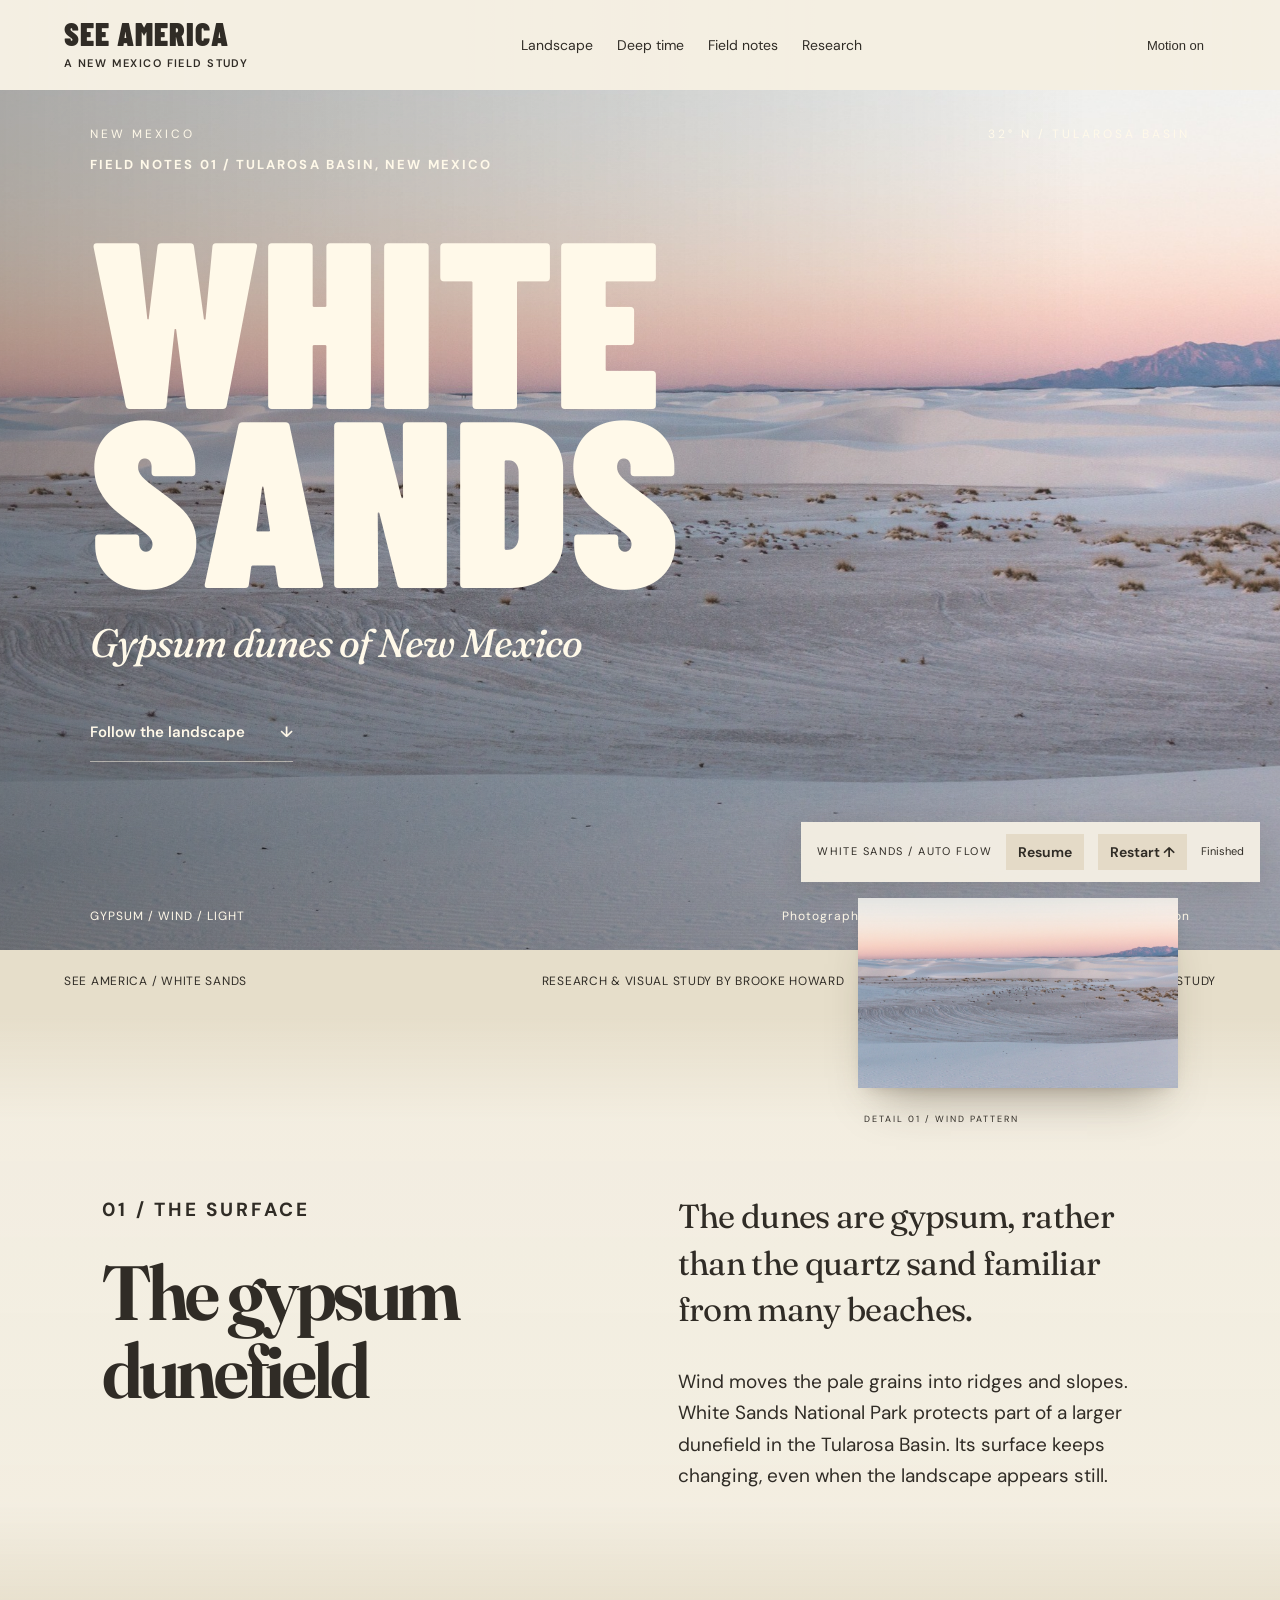
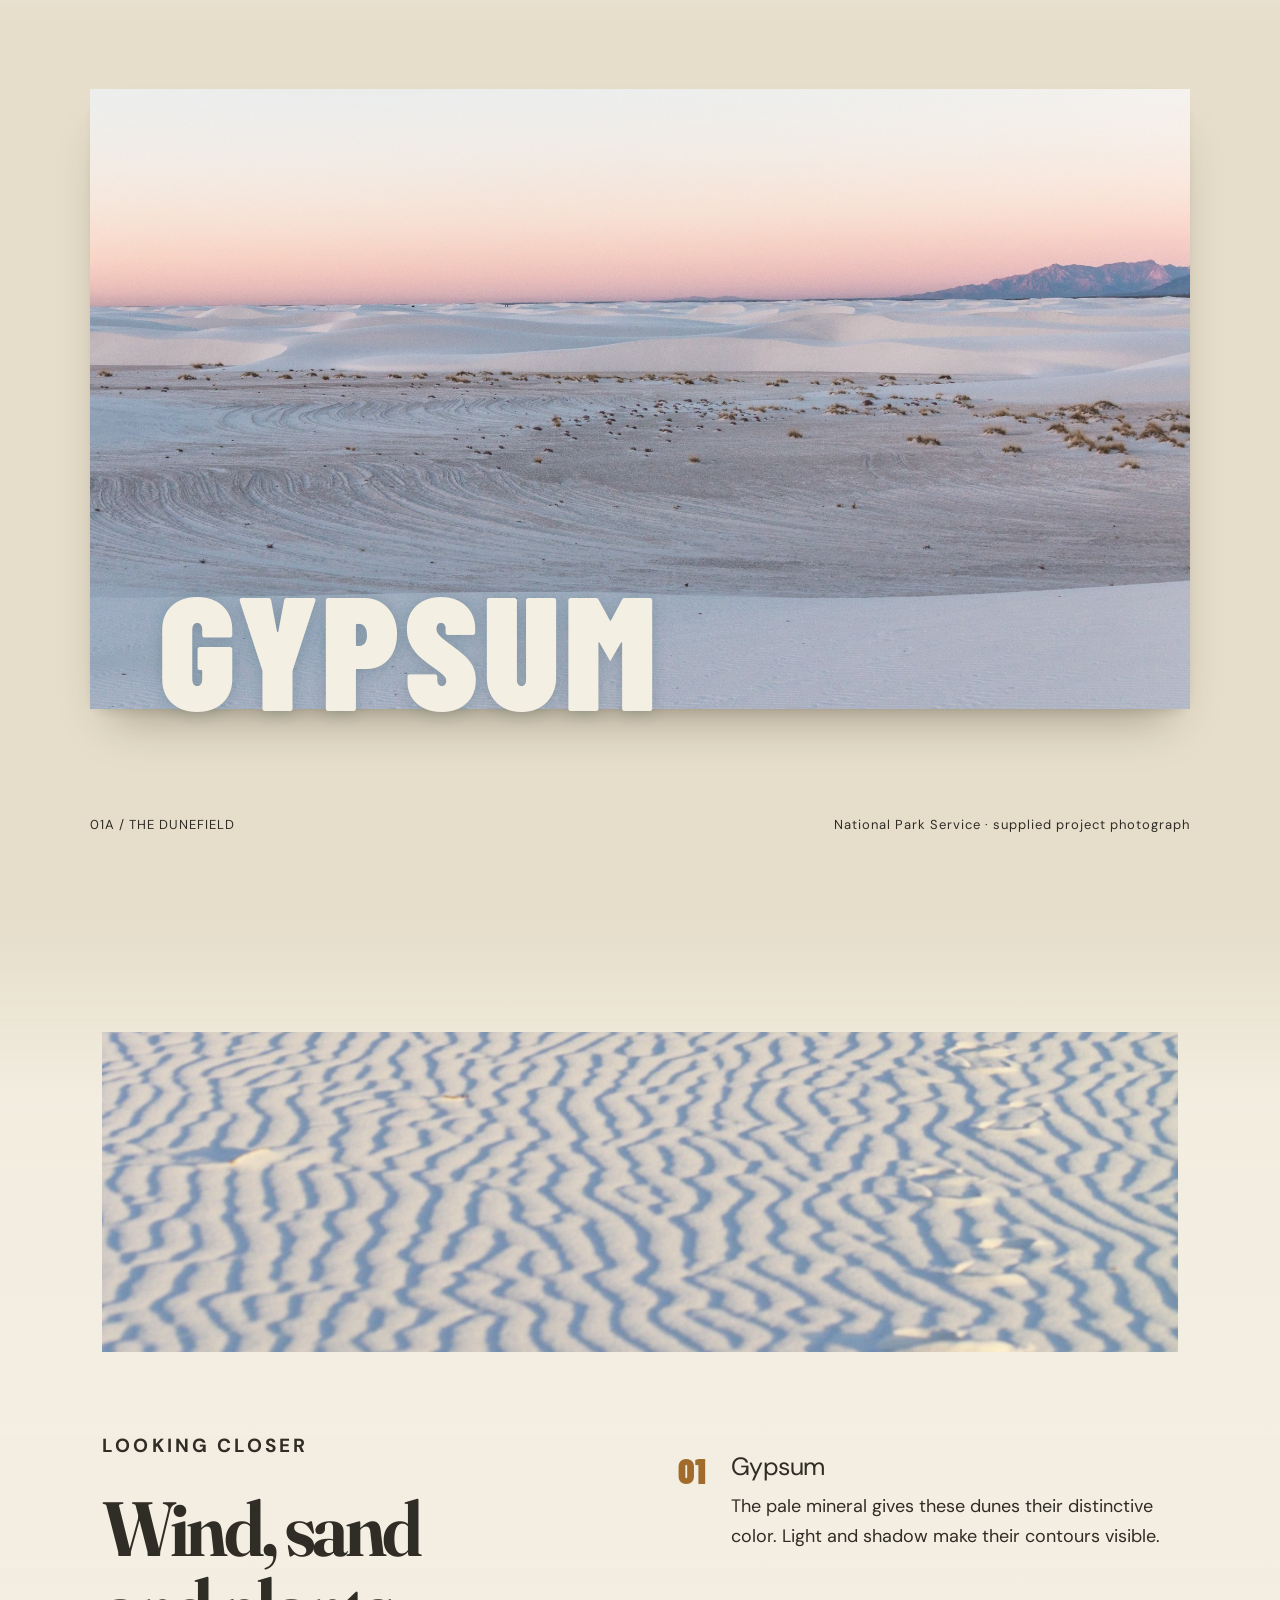
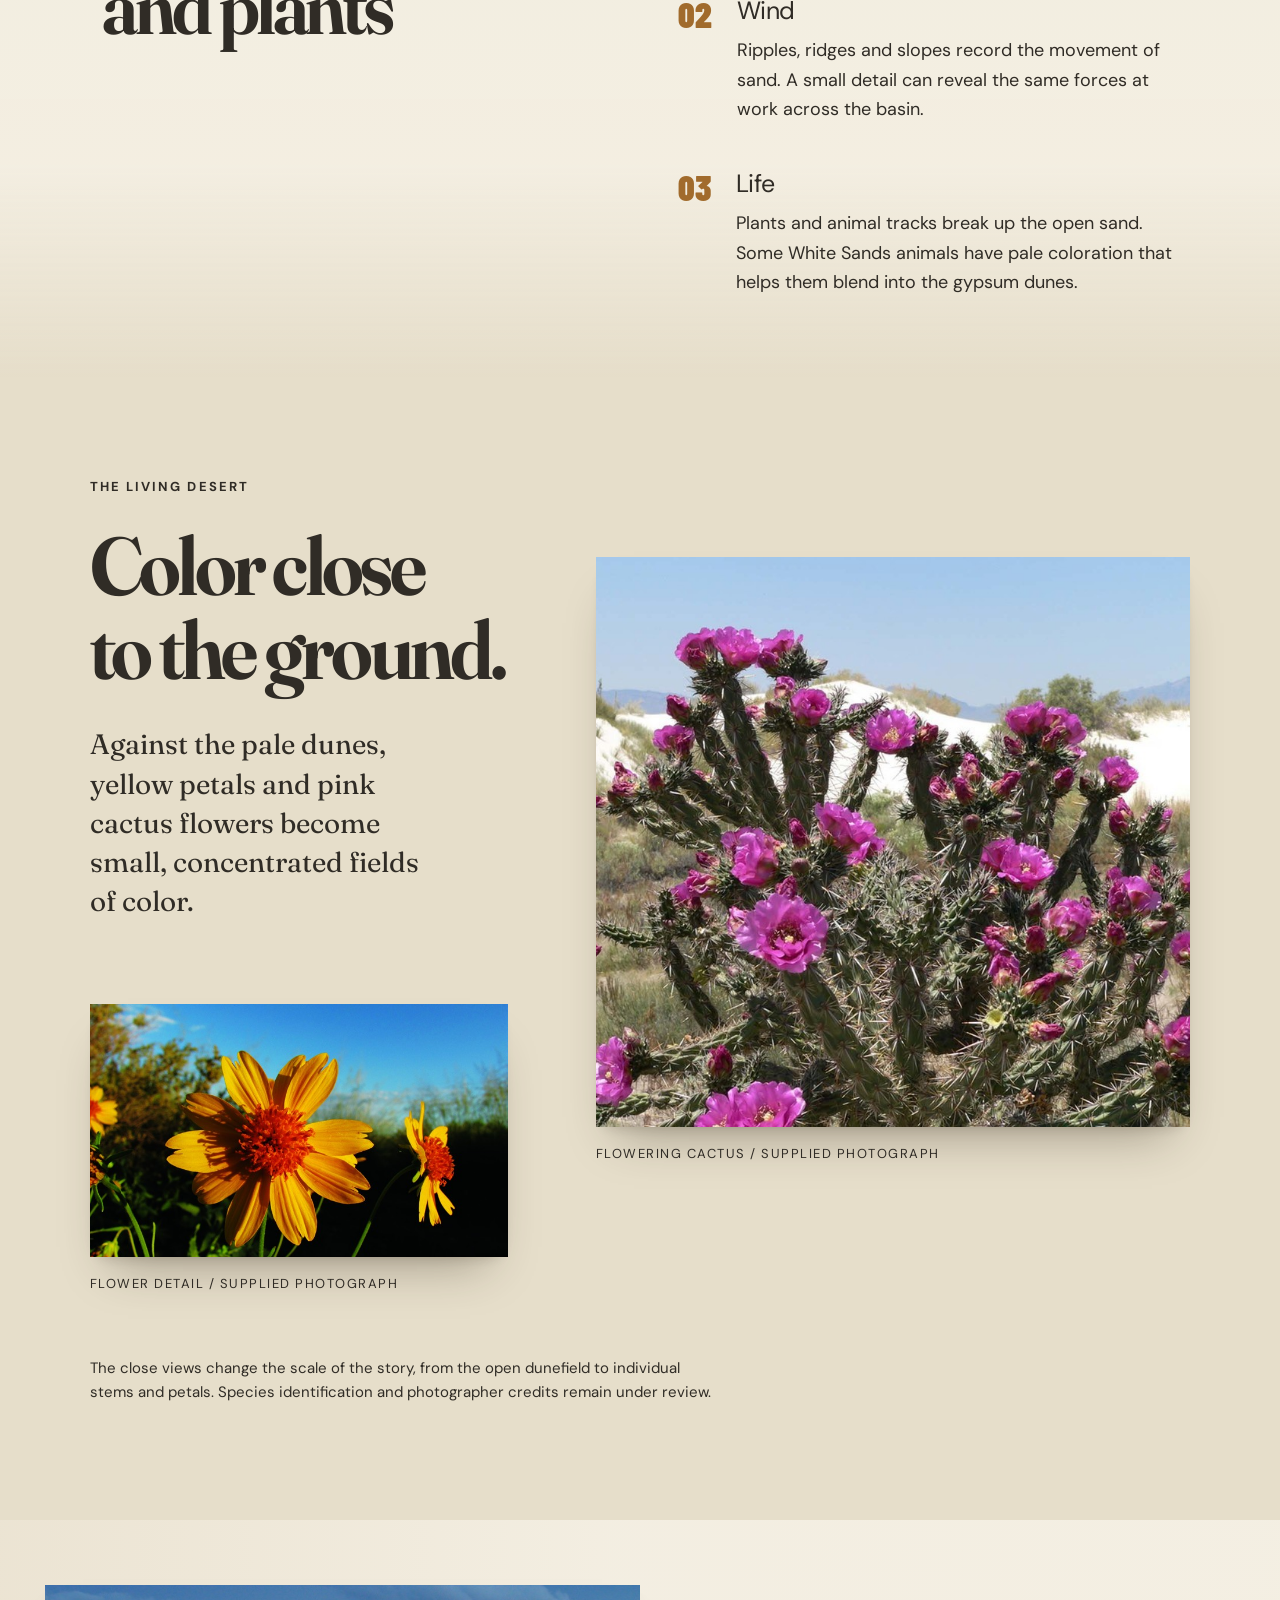
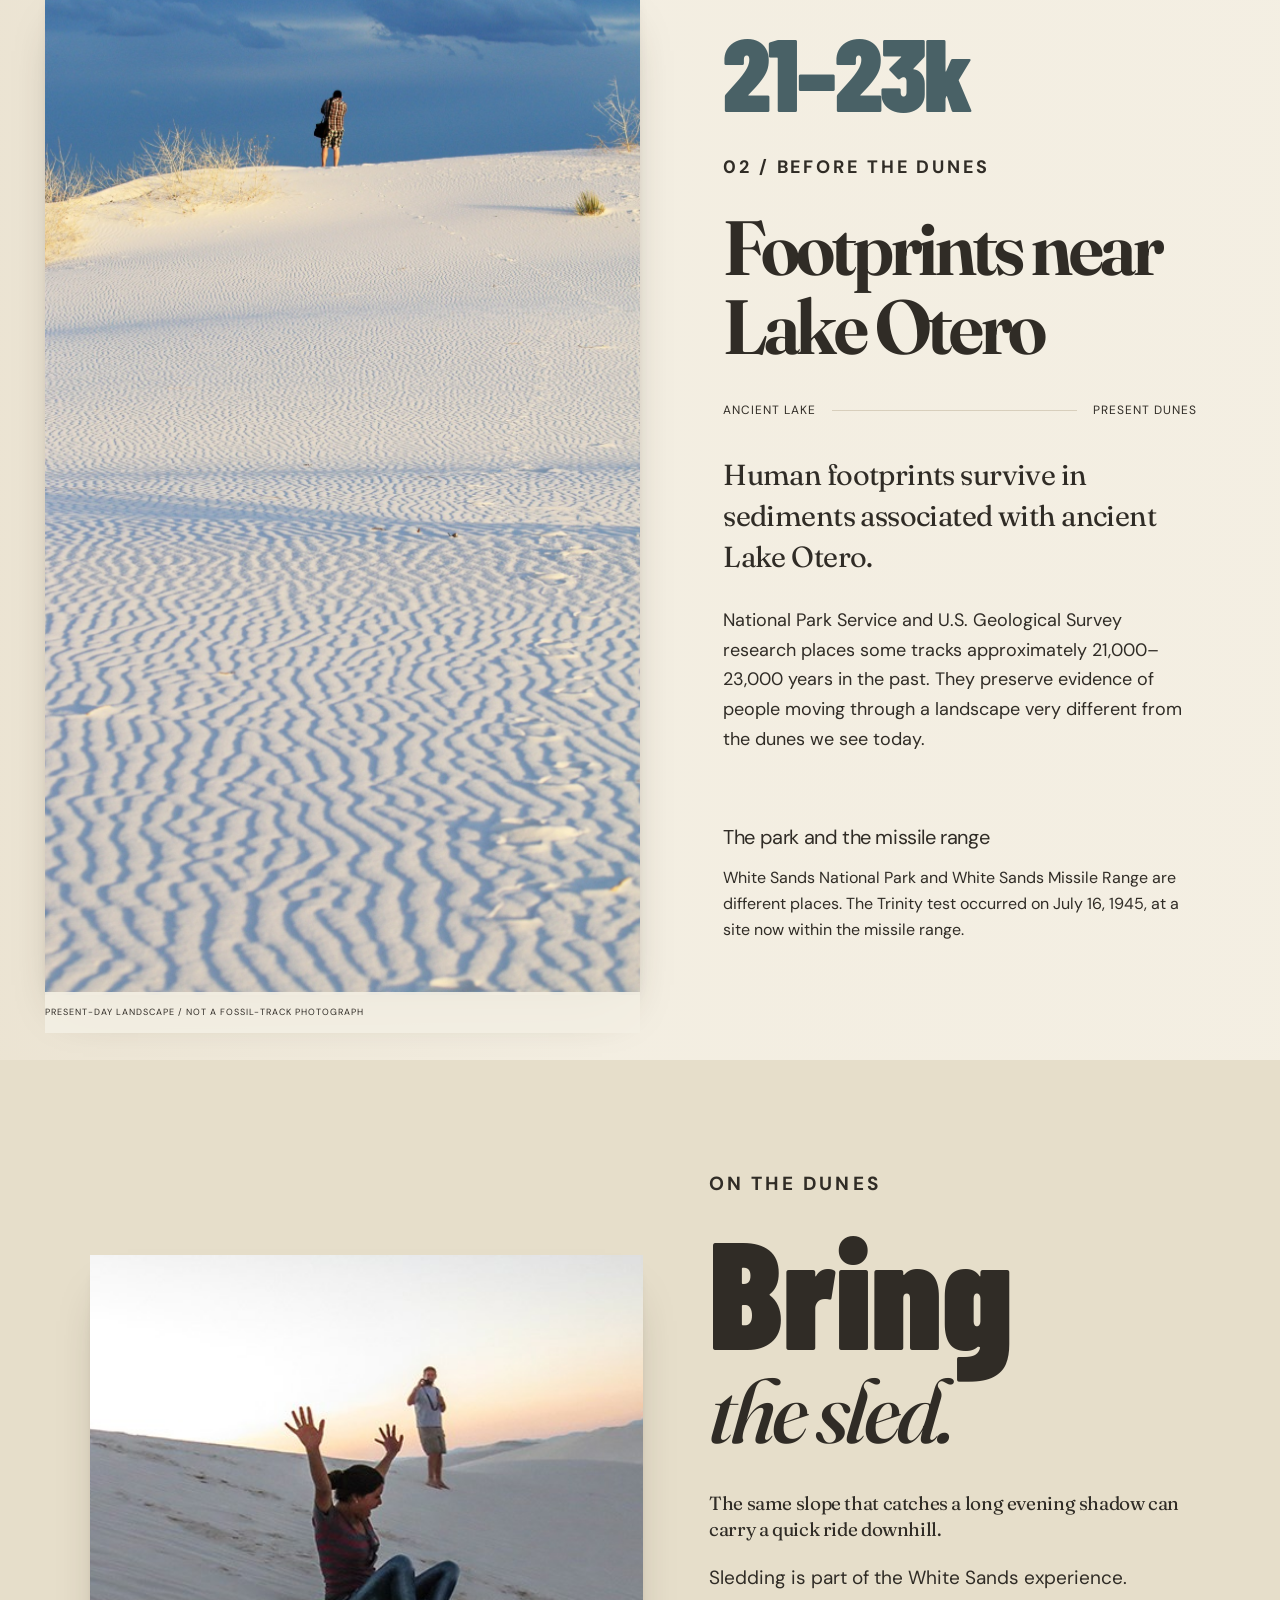
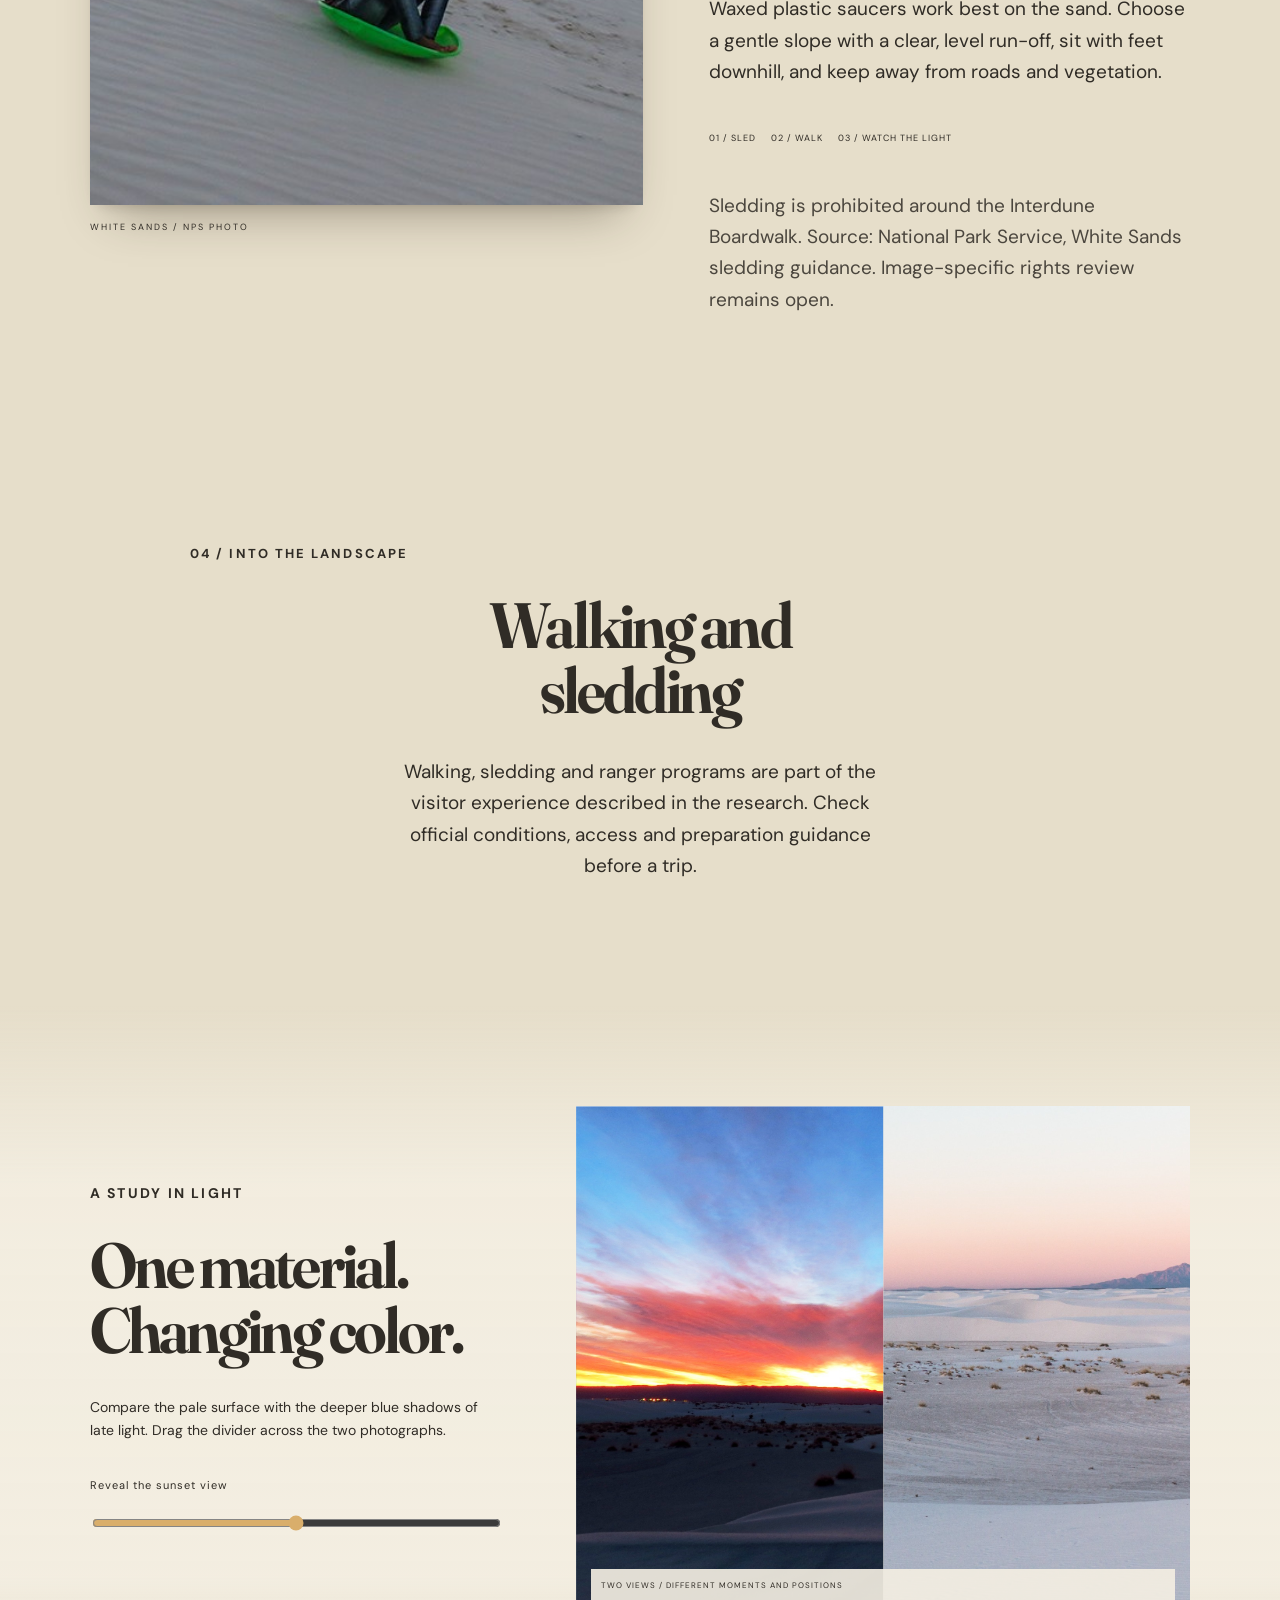
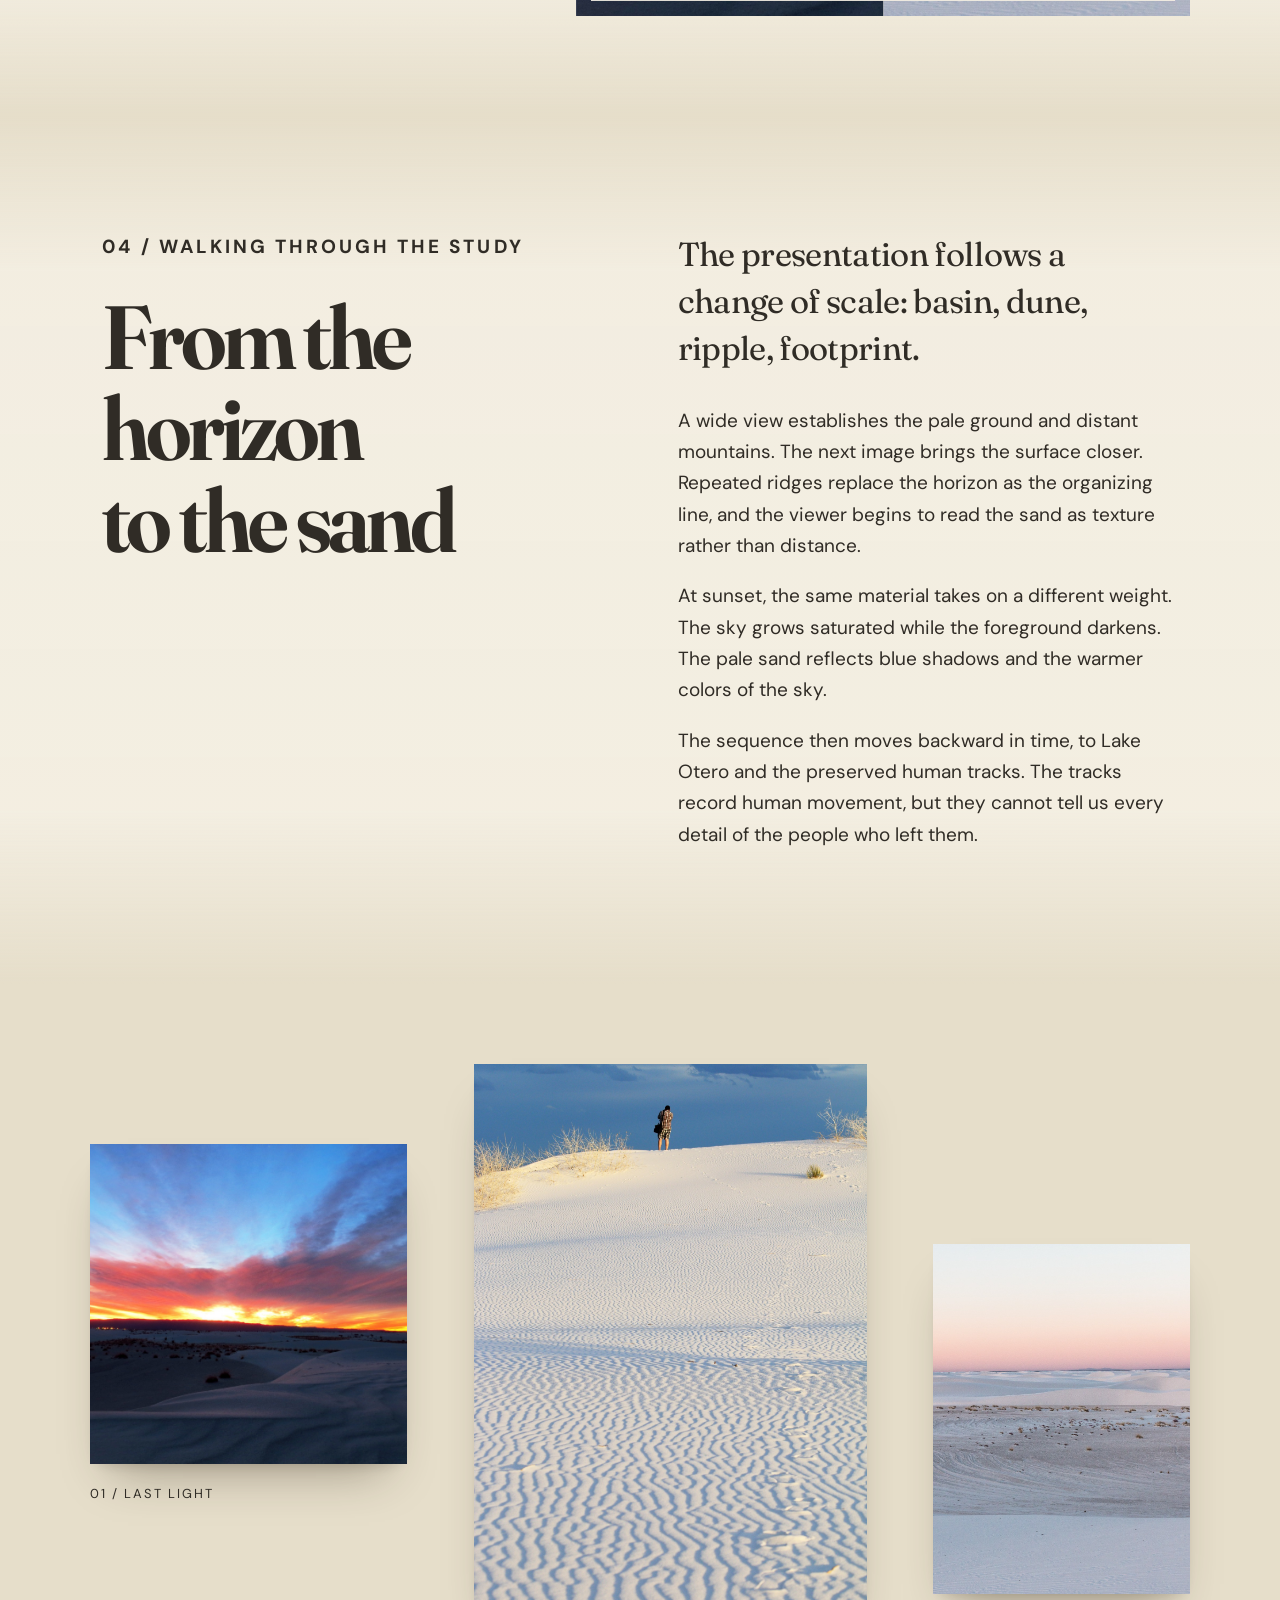
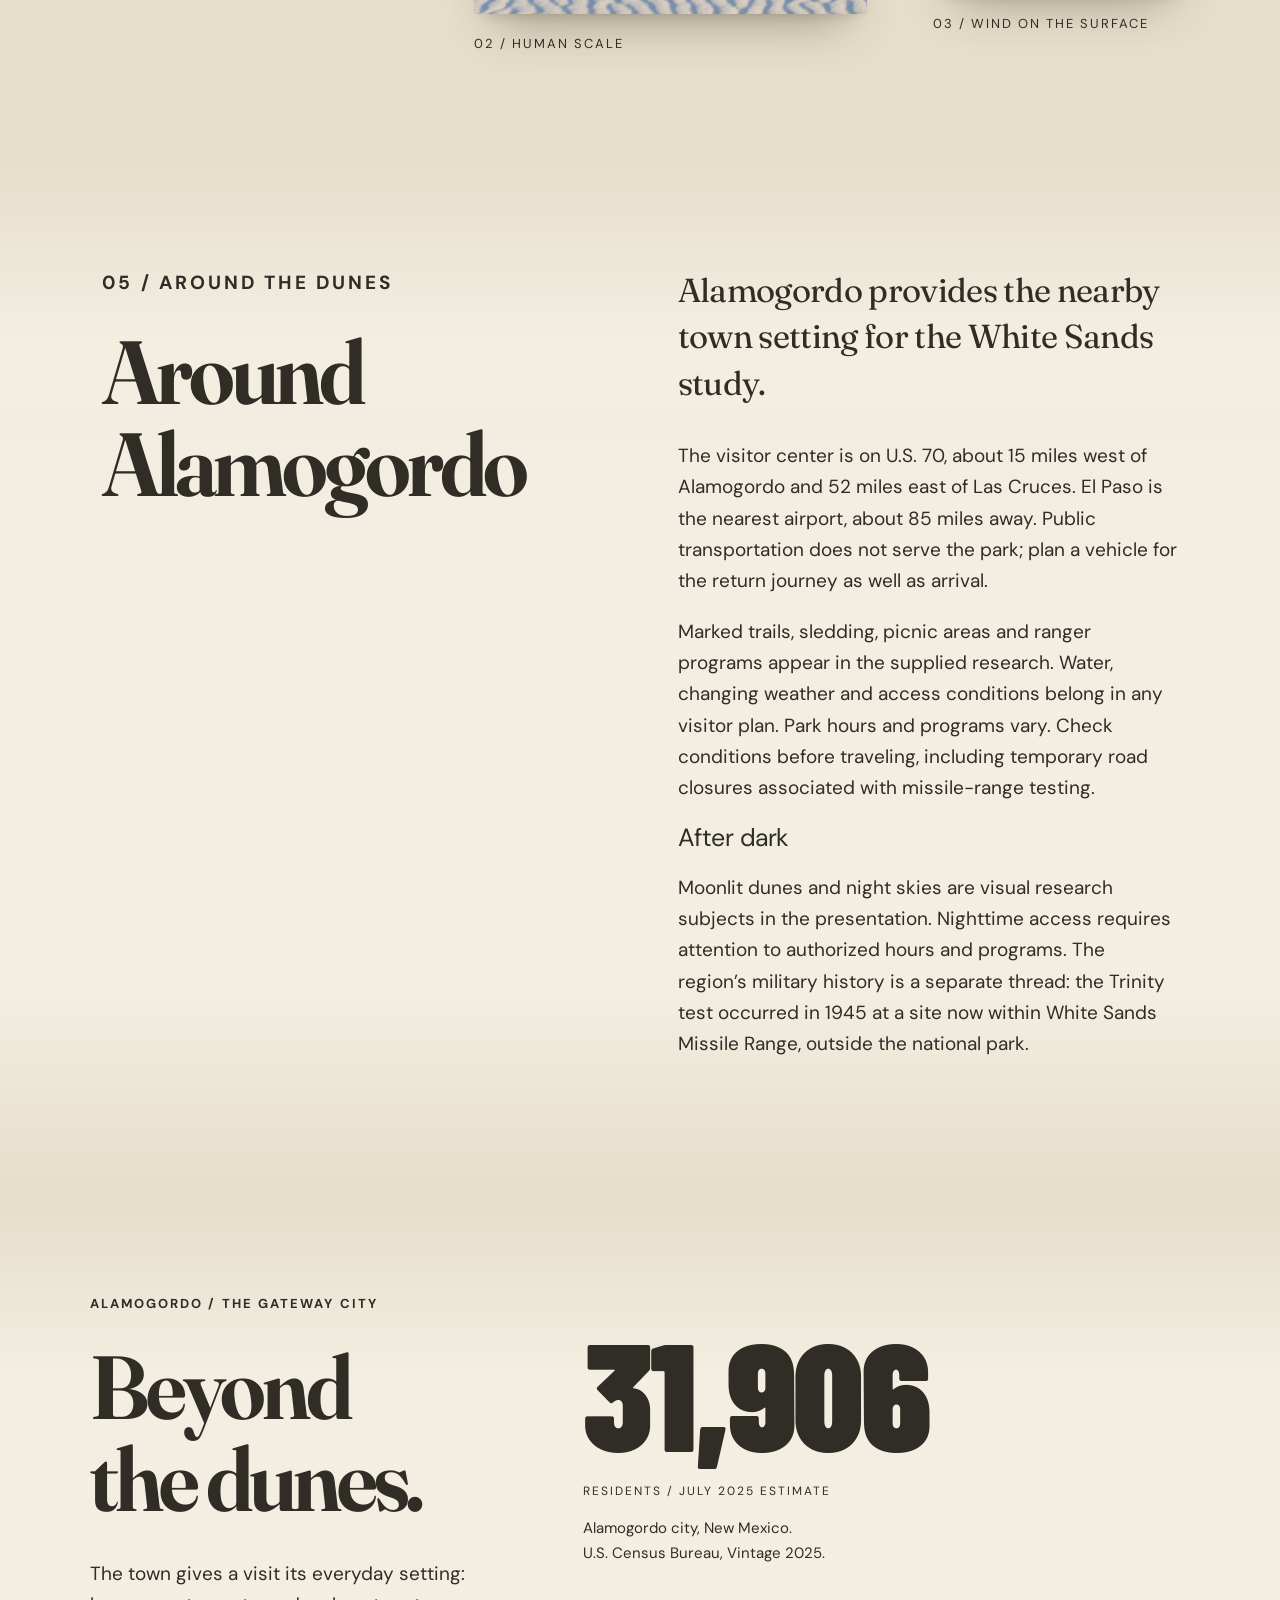
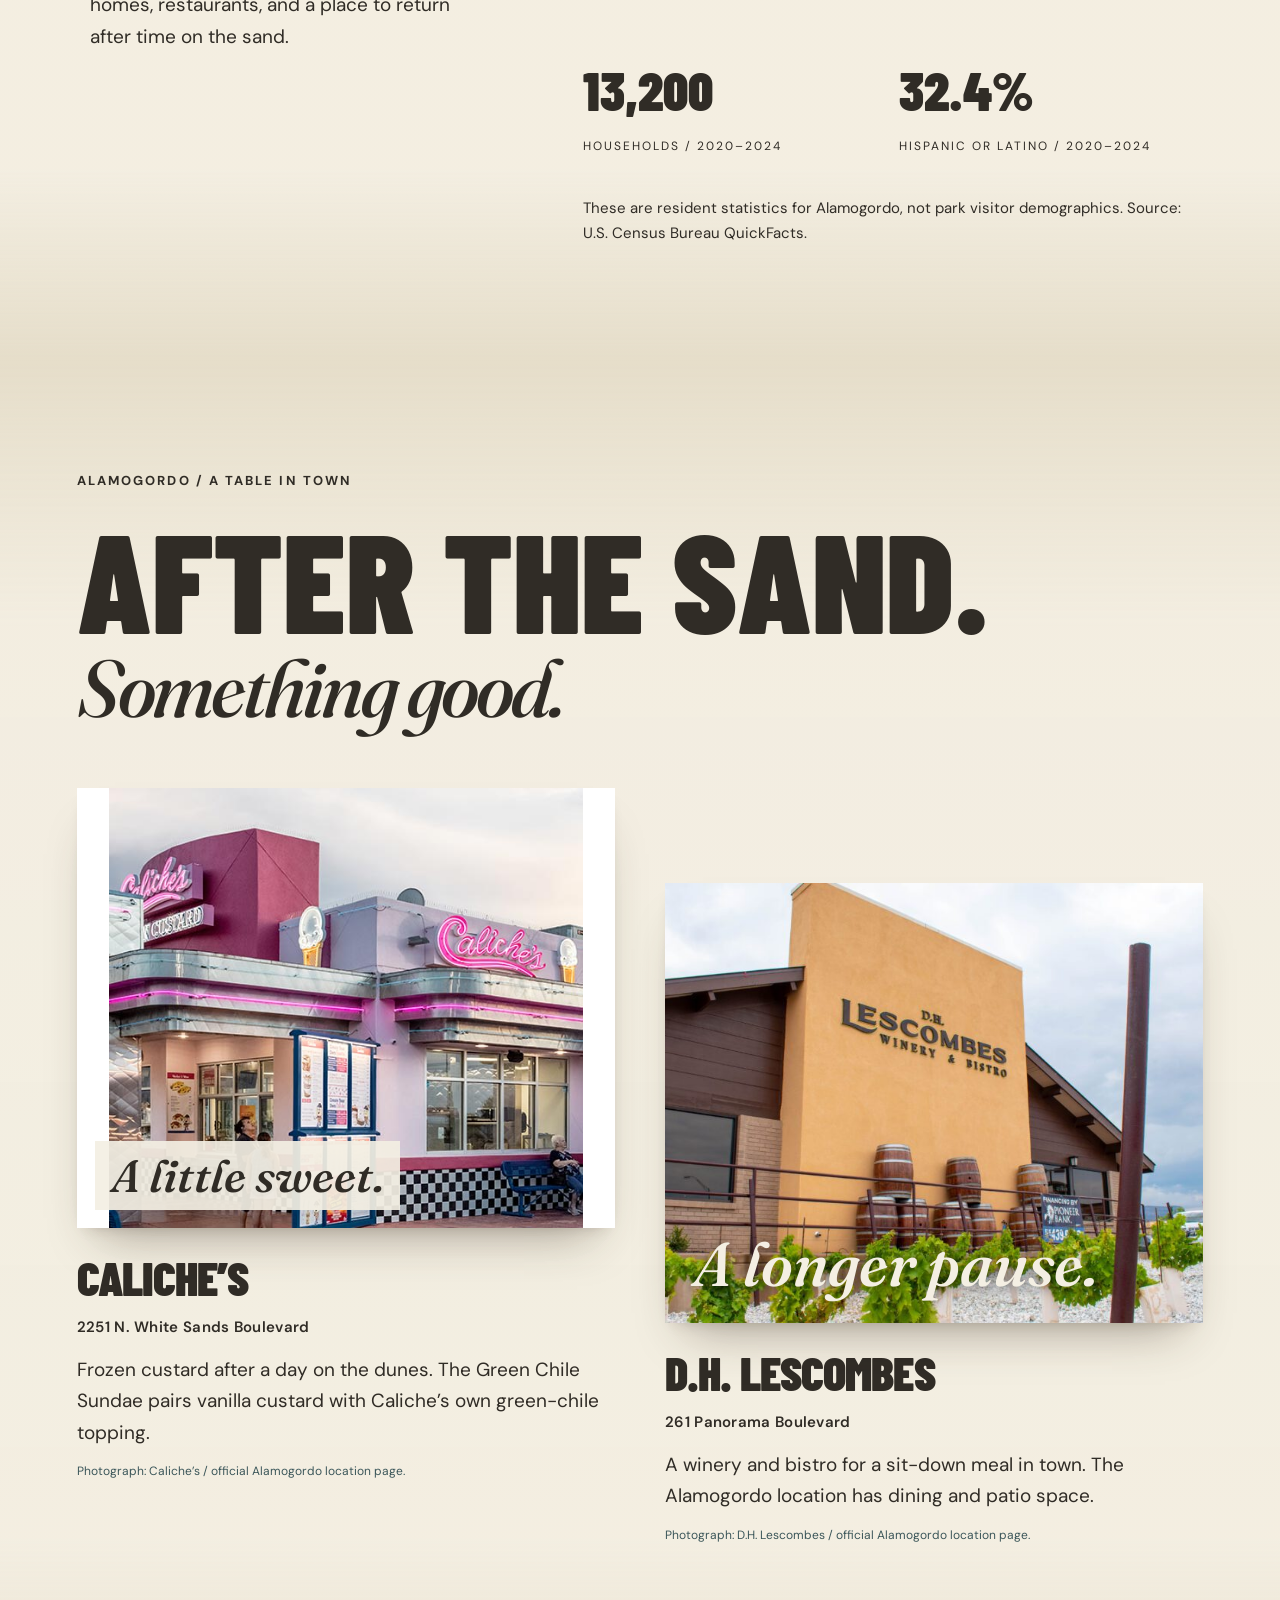
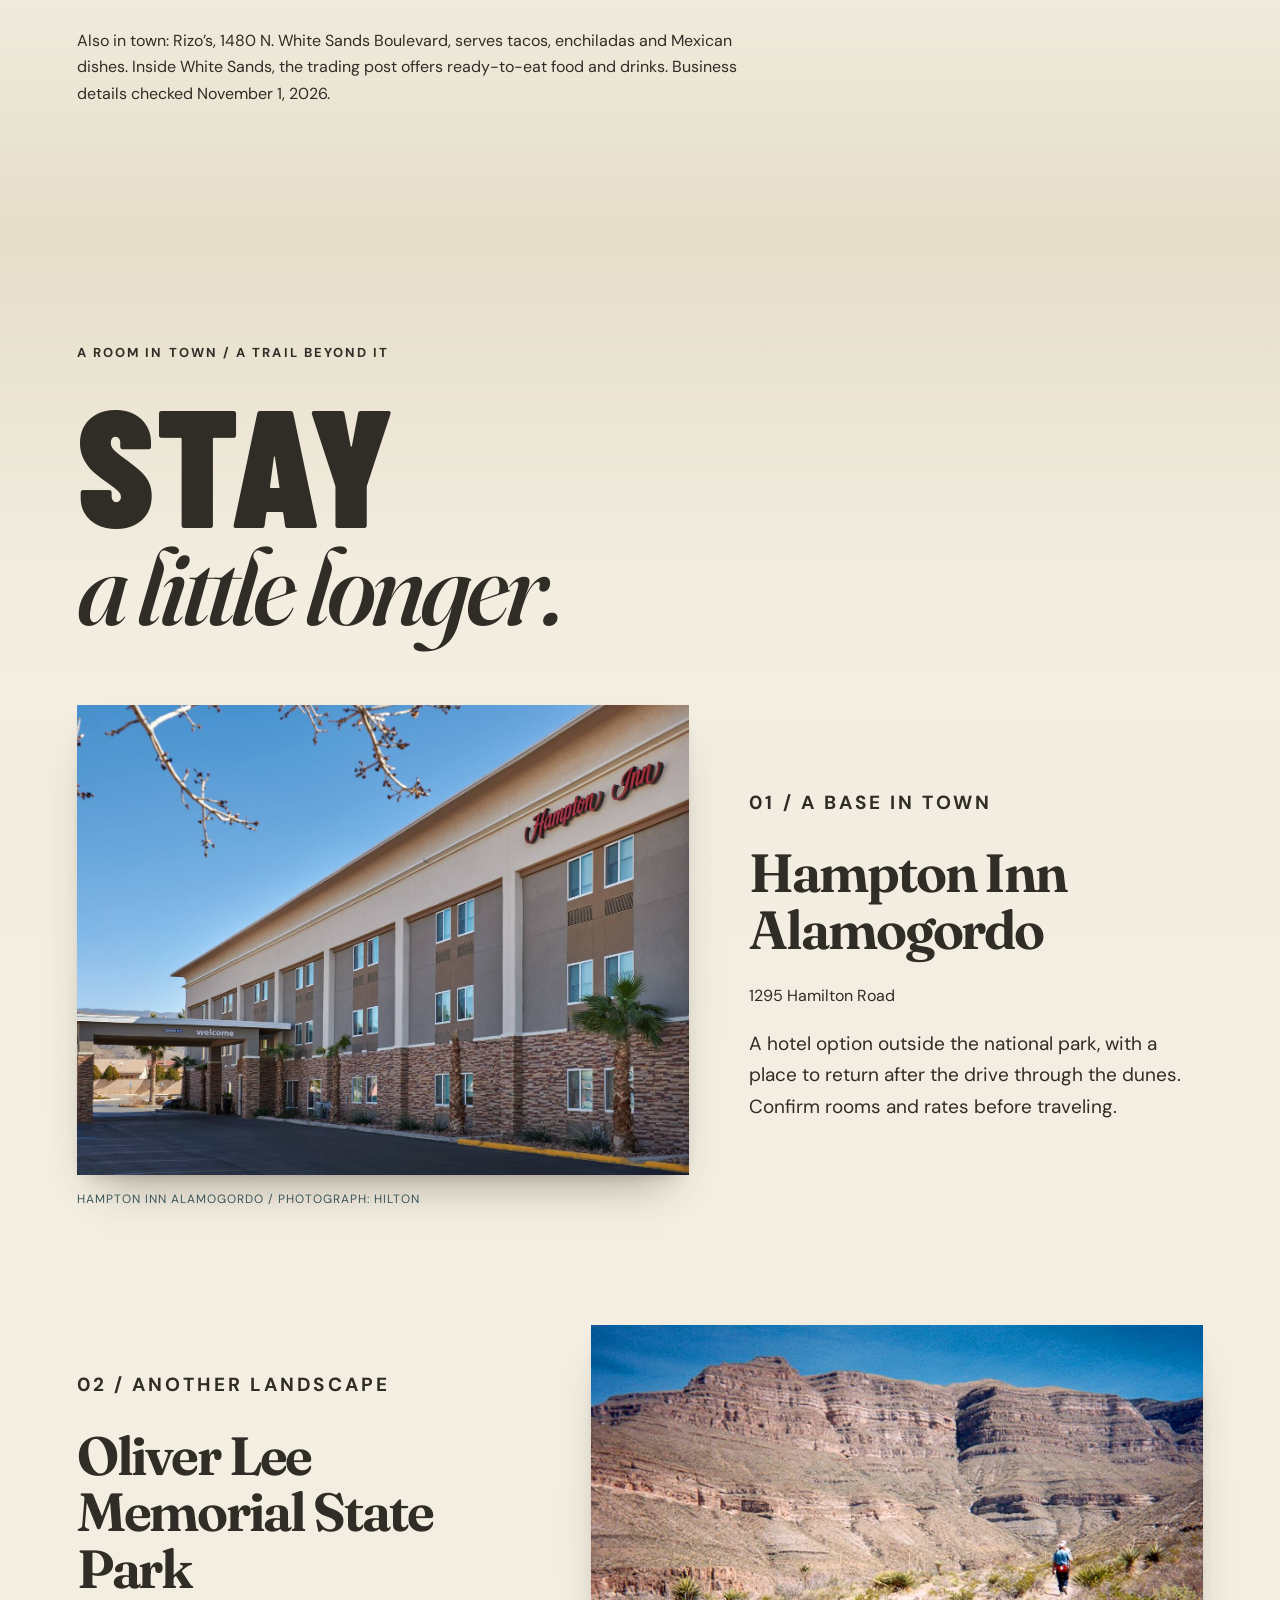
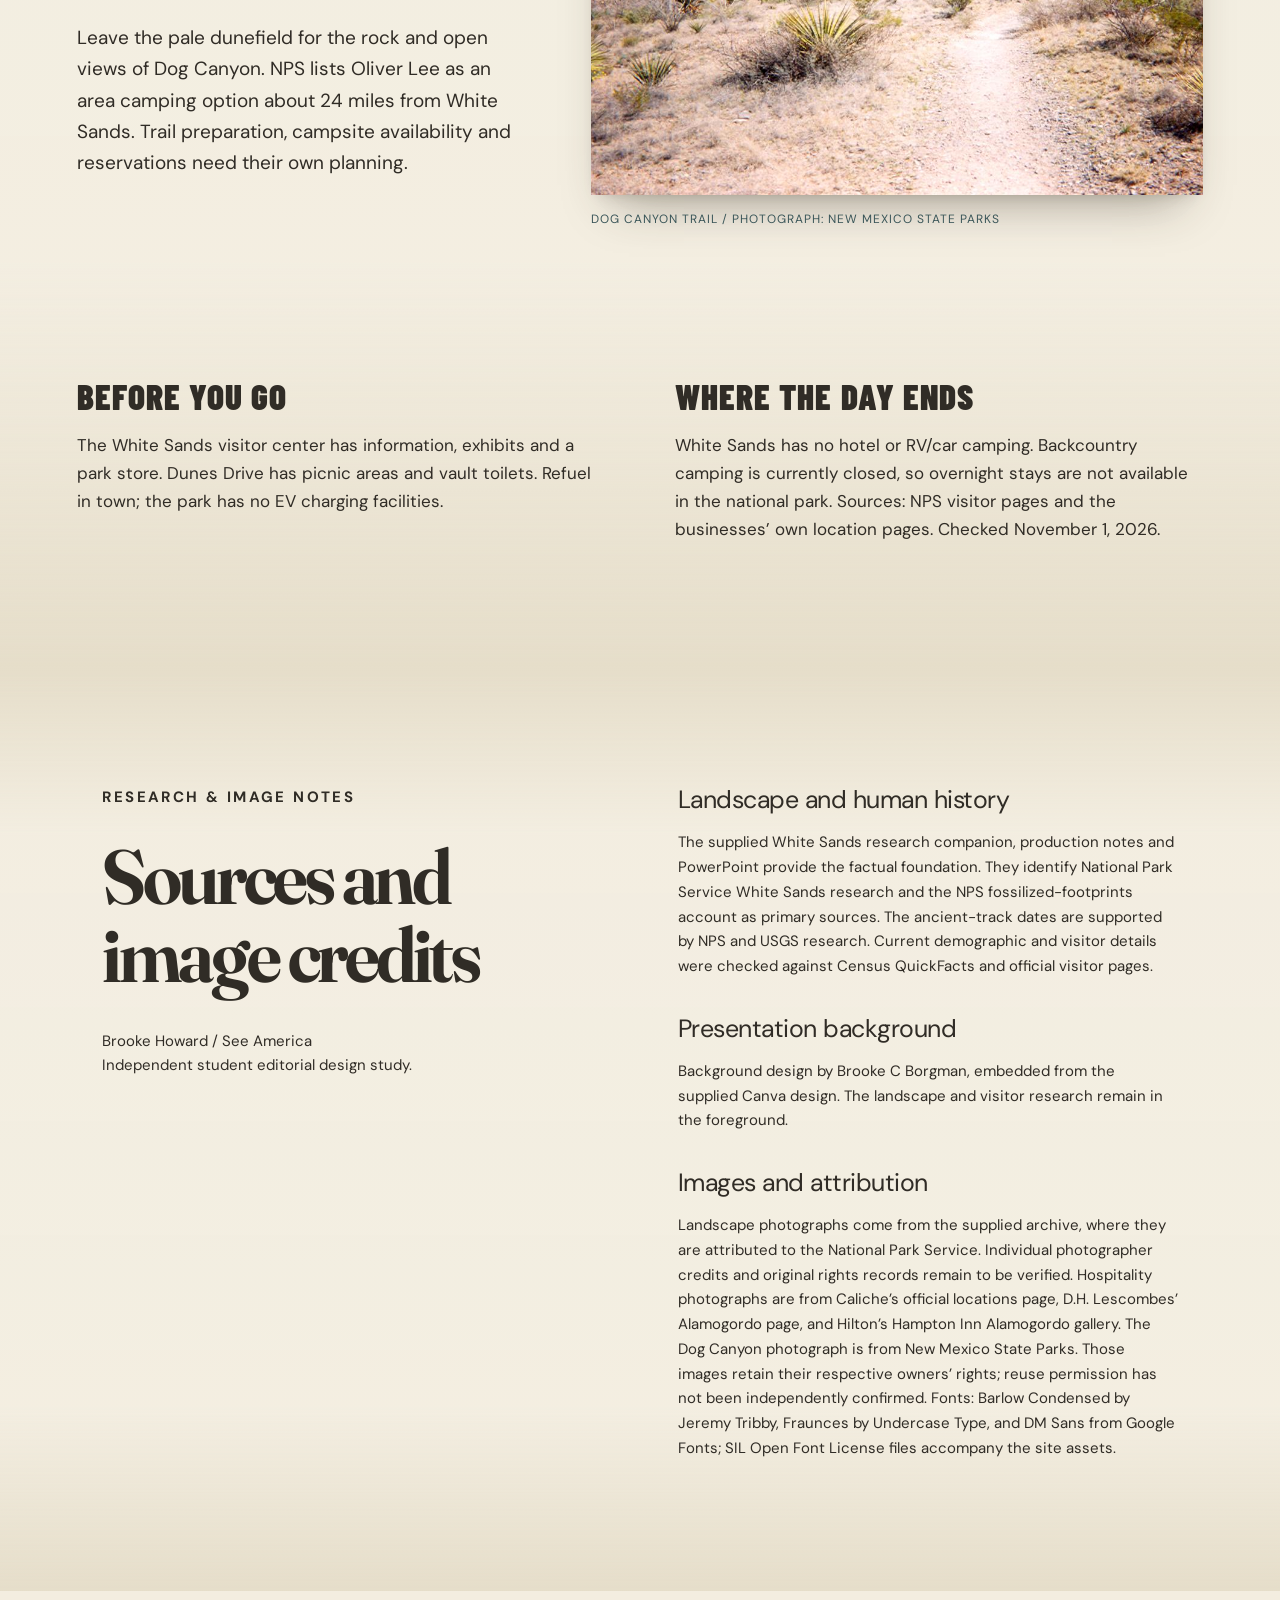
<file: index.html>
<!DOCTYPE html>

<!-- dist/index.html: Present Brooke’s landscape research as an accessible illustrated field guide. -->
<html lang="en"><head><meta charset="utf-8"/><meta content="width=device-width,initial-scale=1" name="viewport"/><meta content="#103b42" name="theme-color"/><meta content="An illustrated White Sands field guide by Brooke Howard." name="description"/><title>White Sands · See America</title><link href="style.css" rel="stylesheet"/><link href="presentation.css" rel="stylesheet"/><link href="type-premium.css" rel="stylesheet"/><link href="background.css?v=floating-3" rel="stylesheet"/><link href="mobile-fixes.css?v=1" rel="stylesheet"/><link rel="preload" as="font" type="font/ttf" href="assets/fonts/BarlowCondensed-Black.ttf" crossorigin/><link rel="preload" as="font" type="font/ttf" href="assets/fonts/DMSans.ttf" crossorigin/></head><body><div class="document-background" aria-hidden="true"><iframe title="Background design by Brooke C Borgman" tabindex="-1" loading="eager" src="https://www.canva.com/design/DAHZtYIsOQk/EDOm0qeRmxmbJQiZcFXFeg/view?embed" allow="fullscreen" allowfullscreen></iframe><div class="background-wash"></div></div><div class="reading-progress" aria-hidden="true"></div>
<a class="skip" href="#landscape">Skip to research</a><header><a class="brand" href="#">SEE AMERICA<span>A NEW MEXICO FIELD STUDY</span></a><nav aria-label="Main navigation"><a href="#landscape">Landscape</a><a href="#history">Deep time</a><a href="#field-notes">Field notes</a><a href="#colophon">Research</a></nav><button id="motion-toggle" class="motion-toggle" aria-pressed="true">Motion on</button></header>
<main><section aria-labelledby="title" class="hero"><img alt="Pale gypsum dunes beneath a pastel New Mexico sky" src="assets/nps-1.jpeg"/><div class="hero-topline"><span>NEW MEXICO</span><span>32° N / TULAROSA BASIN</span></div><div class="hero-copy"><p class="eyebrow">FIELD NOTES 01 / TULAROSA BASIN, NEW MEXICO</p><h1 id="title">WHITE<br/>SANDS<span>Gypsum dunes of New Mexico</span></h1><a class="button" href="#landscape">Follow the landscape <span>↓</span></a> </div><div class="hero-foot"><span>GYPSUM / WIND / LIGHT</span><span>Photography supplied in the project archive · NPS attribution</span></div></section>
<div class="edition"><span>SEE AMERICA / WHITE SANDS</span><span>RESEARCH &amp; VISUAL STUDY BY BROOKE HOWARD</span><span>FIELD STUDY</span></div>
<section class="intro section depth-intro" id="landscape"><div><p class="eyebrow">01 / THE SURFACE</p><h2>The gypsum<br/>dunefield</h2></div><div class="body"><div class="detail-crop"><img src="assets/nps-1.jpeg" alt="Close view of repeated wind-made dune ripples"><span>DETAIL 01 / WIND PATTERN</span></div><p class="lead">The dunes are gypsum, rather than the quartz sand familiar from many beaches.</p><p>Wind moves the pale grains into ridges and slopes. White Sands National Park protects part of a larger dunefield in the Tularosa Basin. Its surface keeps changing, even when the landscape appears still.</p></div></section>
<figure class="wide"><img alt="White Sands dune landscape from the supplied research archive" loading="lazy" src="assets/nps-1.jpeg"/><span class="image-word" aria-hidden="true">GYPSUM</span><figcaption><span>01A / THE DUNEFIELD</span><span>National Park Service · supplied project photograph</span></figcaption></figure>
<section class="section observations photo-observations"><img loading="lazy" class="observation-photo" src="assets/nps-4.jpeg" alt="Wind-shaped gypsum ripple detail"><div><p class="eyebrow">LOOKING CLOSER</p><h2>Wind, sand<br/>and plants</h2></div><div class="notes"><article><span>01</span><div><h3>Gypsum</h3><p>The pale mineral gives these dunes their distinctive color. Light and shadow make their contours visible.</p></div></article><article><span>02</span><div><h3>Wind</h3><p>Ripples, ridges and slopes record the movement of sand. A small detail can reveal the same forces at work across the basin.</p></div></article><article><span>03</span><div><h3>Life</h3><p>Plants and animal tracks break up the open sand. Some White Sands animals have pale coloration that helps them blend into the gypsum dunes.</p></div></article></div></section>
<section class="flora-spread" id="desert-plants"><div class="flora-title"><p class="eyebrow">THE LIVING DESERT</p><h2>Color close<br>to the ground.</h2><p>Against the pale dunes, yellow petals and pink cactus flowers become small, concentrated fields of color.</p></div><figure class="flora-cactus"><img loading="lazy" src="assets/flowering-cactus.jpg" alt="Cactus with vivid pink flowers, pale dunes and distant mountains"><figcaption>FLOWERING CACTUS / SUPPLIED PHOTOGRAPH</figcaption></figure><figure class="flora-flower"><img loading="lazy" src="assets/flowers.jpg" alt="Yellow flowers with orange centers beneath a blue sky"><figcaption>FLOWER DETAIL / SUPPLIED PHOTOGRAPH</figcaption></figure><p class="flora-note">The close views change the scale of the story, from the open dunefield to individual stems and petals. Species identification and photographer credits remain under review.</p></section><section class="history" id="history"><div class="history-background" aria-hidden="true"><iframe title="History background by Brooke C Borgman" tabindex="-1" loading="lazy" src="https://www.canva.com/design/DAHZtYIsOQk/EDOm0qeRmxmbJQiZcFXFeg/view?embed" allow="autoplay; fullscreen" allowfullscreen></iframe></div><div class="history-image"><img alt="Present-day White Sands landscape" loading="lazy" src="assets/nps-4.jpeg"/><span>PRESENT-DAY LANDSCAPE / NOT A FOSSIL-TRACK PHOTOGRAPH</span></div><div class="history-copy"><span class="oversize-date" aria-hidden="true">21–23k</span><p class="eyebrow">02 / BEFORE THE DUNES</p><h2>Footprints near<br/>Lake Otero</h2><div class="time-rule"><span>ANCIENT LAKE</span><i></i><span>PRESENT DUNES</span></div><p class="lead">Human footprints survive in sediments associated with ancient Lake Otero.</p><p>National Park Service and U.S. Geological Survey research places some tracks approximately 21,000–23,000 years in the past. They preserve evidence of people moving through a landscape very different from the dunes we see today.</p><div class="distinction"><h3>The park and the missile range</h3><p>White Sands National Park and White Sands Missile Range are different places. The Trinity test occurred on July 16, 1945, at a site now within the missile range.</p></div></div></section>

<section class="play-section" id="experience"><div class="play-photo"><img loading="lazy" src="assets/sledding.jpg" alt="Visitor sledding down a White Sands gypsum dune"><span class="photo-note">WHITE SANDS / NPS PHOTO</span></div><div class="play-copy"><p class="eyebrow">ON THE DUNES</p><h2>Bring<br><em>the sled.</em></h2><p class="lead">The same slope that catches a long evening shadow can carry a quick ride downhill.</p><p>Sledding is part of the White Sands experience. Waxed plastic saucers work best on the sand. Choose a gentle slope with a clear, level run-off, sit with feet downhill, and keep away from roads and vegetation.</p><div class="activity-row"><span>01 / SLED</span><span>02 / WALK</span><span>03 / WATCH THE LIGHT</span></div><p class="small">Sledding is prohibited around the Interdune Boardwalk. Source: National Park Service, White Sands sledding guidance. Image-specific rights review remains open.</p></div></section><section class="visit"><p class="eyebrow">04 / INTO THE LANDSCAPE</p><h2>Walking and<br/>sledding</h2><p>Walking, sledding and ranger programs are part of the visitor experience described in the research. Check official conditions, access and preparation guidance before a trip.</p></section>
<section class="light-study" aria-labelledby="light-title"><div class="light-heading"><p class="eyebrow">A STUDY IN LIGHT</p><h2 id="light-title">One material.<br>Changing color.</h2><p>Compare the pale surface with the deeper blue shadows of late light. Drag the divider across the two photographs.</p><label for="light-range">Reveal the sunset view</label><input id="light-range" type="range" min="0" max="100" value="50"></div><div class="light-images" style="--reveal:50%"><img src="assets/nps-1.jpeg" alt="White gypsum dunes in daylight"><div class="light-reveal"><img src="assets/nps-3.jpeg" alt="A separate photograph of dunes at sunset"></div><span class="light-caption">TWO VIEWS / DIFFERENT MOMENTS AND POSITIONS</span></div></section><section class="section" id="field-notes"><div><p class="eyebrow">04 / WALKING THROUGH THE STUDY</p><h2>From the horizon<br>to the sand</h2></div><div><p class="lead">The presentation follows a change of scale: basin, dune, ripple, footprint.</p><p>A wide view establishes the pale ground and distant mountains. The next image brings the surface closer. Repeated ridges replace the horizon as the organizing line, and the viewer begins to read the sand as texture rather than distance.</p><p>At sunset, the same material takes on a different weight. The sky grows saturated while the foreground darkens. The pale sand reflects blue shadows and the warmer colors of the sky.</p><p>The sequence then moves backward in time, to Lake Otero and the preserved human tracks. The tracks record human movement, but they cannot tell us every detail of the people who left them.</p></div></section>
<section class="photo-essay" aria-label="White Sands photographic sequence"><figure><img loading="lazy" src="assets/nps-3.jpeg" alt="Pink and orange sky above the dunes at sunset"><figcaption>01 / LAST LIGHT</figcaption></figure><figure><img loading="lazy" src="assets/nps-4.jpeg" alt="A small visitor above the rippled slope of a white dune"><figcaption>02 / HUMAN SCALE</figcaption></figure><figure><img loading="lazy" src="assets/nps-1.jpeg" alt="Repeated ripples across pale gypsum sand"><figcaption>03 / WIND ON THE SURFACE</figcaption></figure></section>
<section class="section"><div><p class="eyebrow">05 / AROUND THE DUNES</p><h2>Around<br>Alamogordo</h2></div><div><p class="lead">Alamogordo provides the nearby town setting for the White Sands study.</p><p>The visitor center is on U.S. 70, about 15 miles west of Alamogordo and 52 miles east of Las Cruces. El Paso is the nearest airport, about 85 miles away. Public transportation does not serve the park; plan a vehicle for the return journey as well as arrival.</p><p>Marked trails, sledding, picnic areas and ranger programs appear in the supplied research. Water, changing weather and access conditions belong in any visitor plan. Park hours and programs vary. Check conditions before traveling, including temporary road closures associated with missile-range testing.</p><h3>After dark</h3><p>Moonlit dunes and night skies are visual research subjects in the presentation. Nighttime access requires attention to authorized hours and programs. The region’s military history is a separate thread: the Trinity test occurred in 1945 at a site now within White Sands Missile Range, outside the national park.</p></div></section>
<section class="town-section" id="town"><div class="town-title"><p class="eyebrow">ALAMOGORDO / THE GATEWAY CITY</p><h2>Beyond<br>the dunes.</h2><p>The town gives a visit its everyday setting: homes, restaurants, and a place to return after time on the sand.</p></div><div class="town-stat"><strong>31,906</strong><span>RESIDENTS / JULY 2025 ESTIMATE</span><p>Alamogordo city, New Mexico.<br>U.S. Census Bureau, Vintage 2025.</p></div><div class="town-facts"><div><strong>13,200</strong><span>HOUSEHOLDS / 2020–2024</span></div><div><strong>32.4%</strong><span>HISPANIC OR LATINO / 2020–2024</span></div><p>These are resident statistics for Alamogordo, not park visitor demographics. Source: U.S. Census Bureau QuickFacts.</p></div></section><section class="hospitality" id="food"><div class="hospitality-title"><p class="eyebrow">ALAMOGORDO / A TABLE IN TOWN</p><h2>After the sand.<em>Something good.</em></h2></div><div class="dining-grid"><article class="dining-story"><div class="hospitality-photo"><img loading="lazy" src="assets/caliches-exterior.jpg" alt="Caliche’s Alamogordo storefront with pink neon lettering and checkerboard detail"><p class="photo-title">A little sweet.</p></div><h3>CALICHE’S</h3><address>2251 N. White Sands Boulevard</address><p>Frozen custard after a day on the dunes. The Green Chile Sundae pairs vanilla custard with Caliche’s own green-chile topping.</p><p class="image-credit">Photograph: Caliche’s / official Alamogordo location page.</p></article><article class="dining-story"><div class="hospitality-photo"><img loading="lazy" src="assets/lescombes.jpg" alt="D.H. Lescombes Winery and Bistro at its Alamogordo location"><p class="photo-title">A longer pause.</p></div><h3>D.H. LESCOMBES</h3><address>261 Panorama Boulevard</address><p>A winery and bistro for a sit-down meal in town. The Alamogordo location has dining and patio space.</p><p class="image-credit">Photograph: D.H. Lescombes / official Alamogordo location page.</p></article></div><p class="hospitality-note">Also in town: Rizo’s, 1480 N. White Sands Boulevard, serves tacos, enchiladas and Mexican dishes. Inside White Sands, the trading post offers ready-to-eat food and drinks. Business details checked November 1, 2026.</p></section>
<section class="stay-editorial" id="visit"><p class="eyebrow">A ROOM IN TOWN / A TRAIL BEYOND IT</p><h2 class="stay-heading">STAY<em>a little longer.</em></h2><article class="stay-story"><figure><img loading="lazy" src="assets/hampton.jpg" alt="Exterior of Hampton Inn Alamogordo"><figcaption class="image-credit">HAMPTON INN ALAMOGORDO / PHOTOGRAPH: HILTON</figcaption></figure><div><p class="eyebrow">01 / A BASE IN TOWN</p><h3>Hampton Inn<br>Alamogordo</h3><address>1295 Hamilton Road</address><p>A hotel option outside the national park, with a place to return after the drive through the dunes. Confirm rooms and rates before traveling.</p></div></article><article class="stay-story reverse"><figure><img loading="lazy" src="assets/oliver-lee-hikers.jpg" alt="Hiker on the Dog Canyon Trail at Oliver Lee Memorial State Park"><figcaption class="image-credit">DOG CANYON TRAIL / PHOTOGRAPH: NEW MEXICO STATE PARKS</figcaption></figure><div><p class="eyebrow">02 / ANOTHER LANDSCAPE</p><h3>Oliver Lee<br>Memorial State Park</h3><p>Leave the pale dunefield for the rock and open views of Dog Canyon. NPS lists Oliver Lee as an area camping option about 24 miles from White Sands. Trail preparation, campsite availability and reservations need their own planning.</p></div></article><div class="stay-aside"><div><h3>BEFORE YOU GO</h3><p>The White Sands visitor center has information, exhibits and a park store. Dunes Drive has picnic areas and vault toilets. Refuel in town; the park has no EV charging facilities.</p></div><div><h3>WHERE THE DAY ENDS</h3><p>White Sands has no hotel or RV/car camping. Backcountry camping is currently closed, so overnight stays are not available in the national park. Sources: NPS visitor pages and the businesses’ own location pages. Checked November 1, 2026.</p></div></div></section>

<section class="section sources" id="colophon"><div><p class="eyebrow">RESEARCH & IMAGE NOTES</p><h2>Sources and<br>image credits</h2><p>Brooke Howard / See America<br>Independent student editorial design study.</p></div><div><h3>Landscape and human history</h3><p>The supplied White Sands research companion, production notes and PowerPoint provide the factual foundation. They identify National Park Service White Sands research and the NPS fossilized-footprints account as primary sources. The ancient-track dates are supported by NPS and USGS research. Current demographic and visitor details were checked against Census QuickFacts and official visitor pages.</p><h3>Presentation background</h3><p>Background design by Brooke C Borgman, embedded from the supplied Canva design. The landscape and visitor research remain in the foreground.</p><h3>Images and attribution</h3><p>Landscape photographs come from the supplied archive, where they are attributed to the National Park Service. Individual photographer credits and original rights records remain to be verified. Hospitality photographs are from Caliche’s official locations page, D.H. Lescombes’ Alamogordo page, and Hilton’s Hampton Inn Alamogordo gallery. The Dog Canyon photograph is from New Mexico State Parks. Those images retain their respective owners’ rights; reuse permission has not been independently confirmed. Fonts: Barlow Condensed by Jeremy Tribby, Fraunces by Undercase Type, and DM Sans from Google Fonts; SIL Open Font License files accompany the site assets. </p></div></section></main><footer><a class="brand" href="#">SEE AMERICA<span>WHITE SANDS / NEW MEXICO</span></a><span>BROOKE HOWARD · EDITORIAL DESIGN STUDY</span><a href="#">Back to top ↑</a></footer><aside class="flow-controls" aria-label="Automatic presentation controls"><span class="flow-label">WHITE SANDS / AUTO FLOW</span><button type="button" id="flow-toggle" aria-pressed="true">Pause</button><button type="button" id="flow-restart" aria-label="Restart the presentation from the beginning">Restart ↑</button><span id="flow-state" role="status">Playing</span></aside><script src="presentation.js"></script><script src="script.js"></script><script src="depth.js"></script></body></html>
</file>
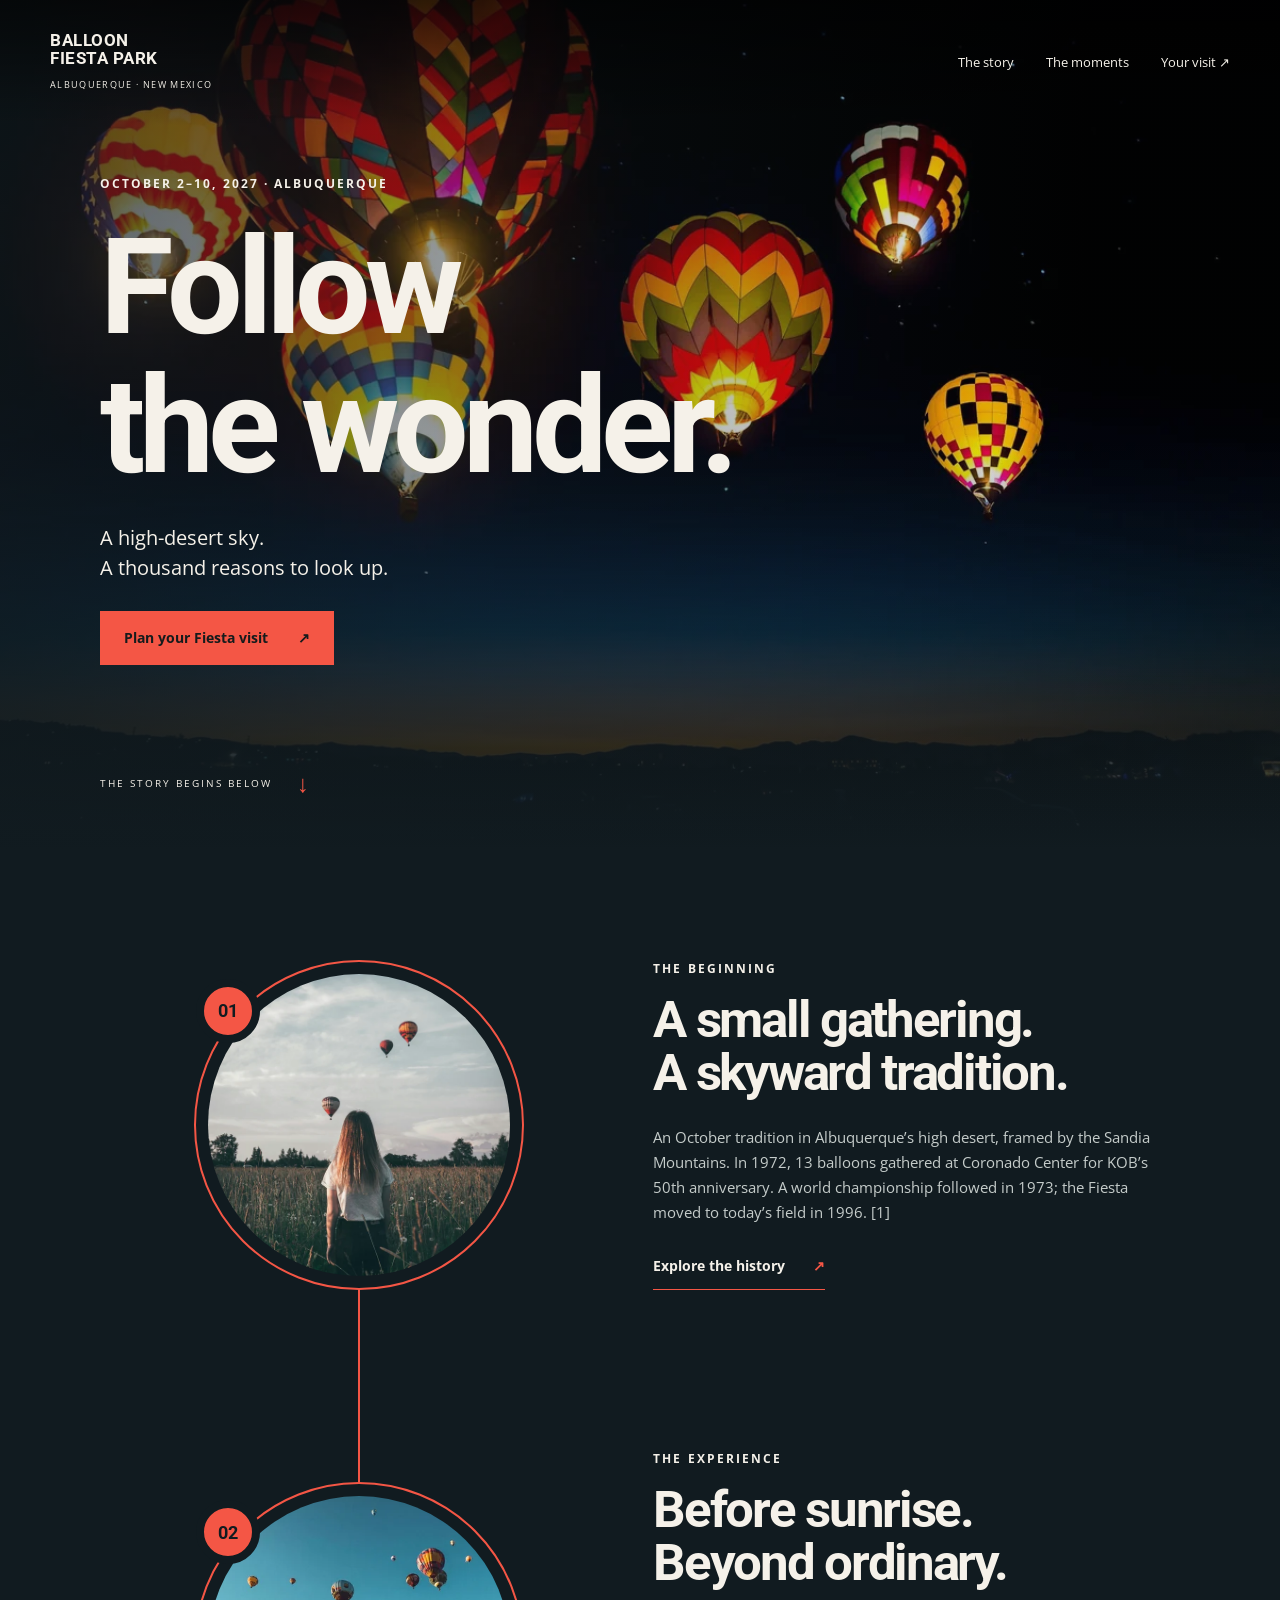
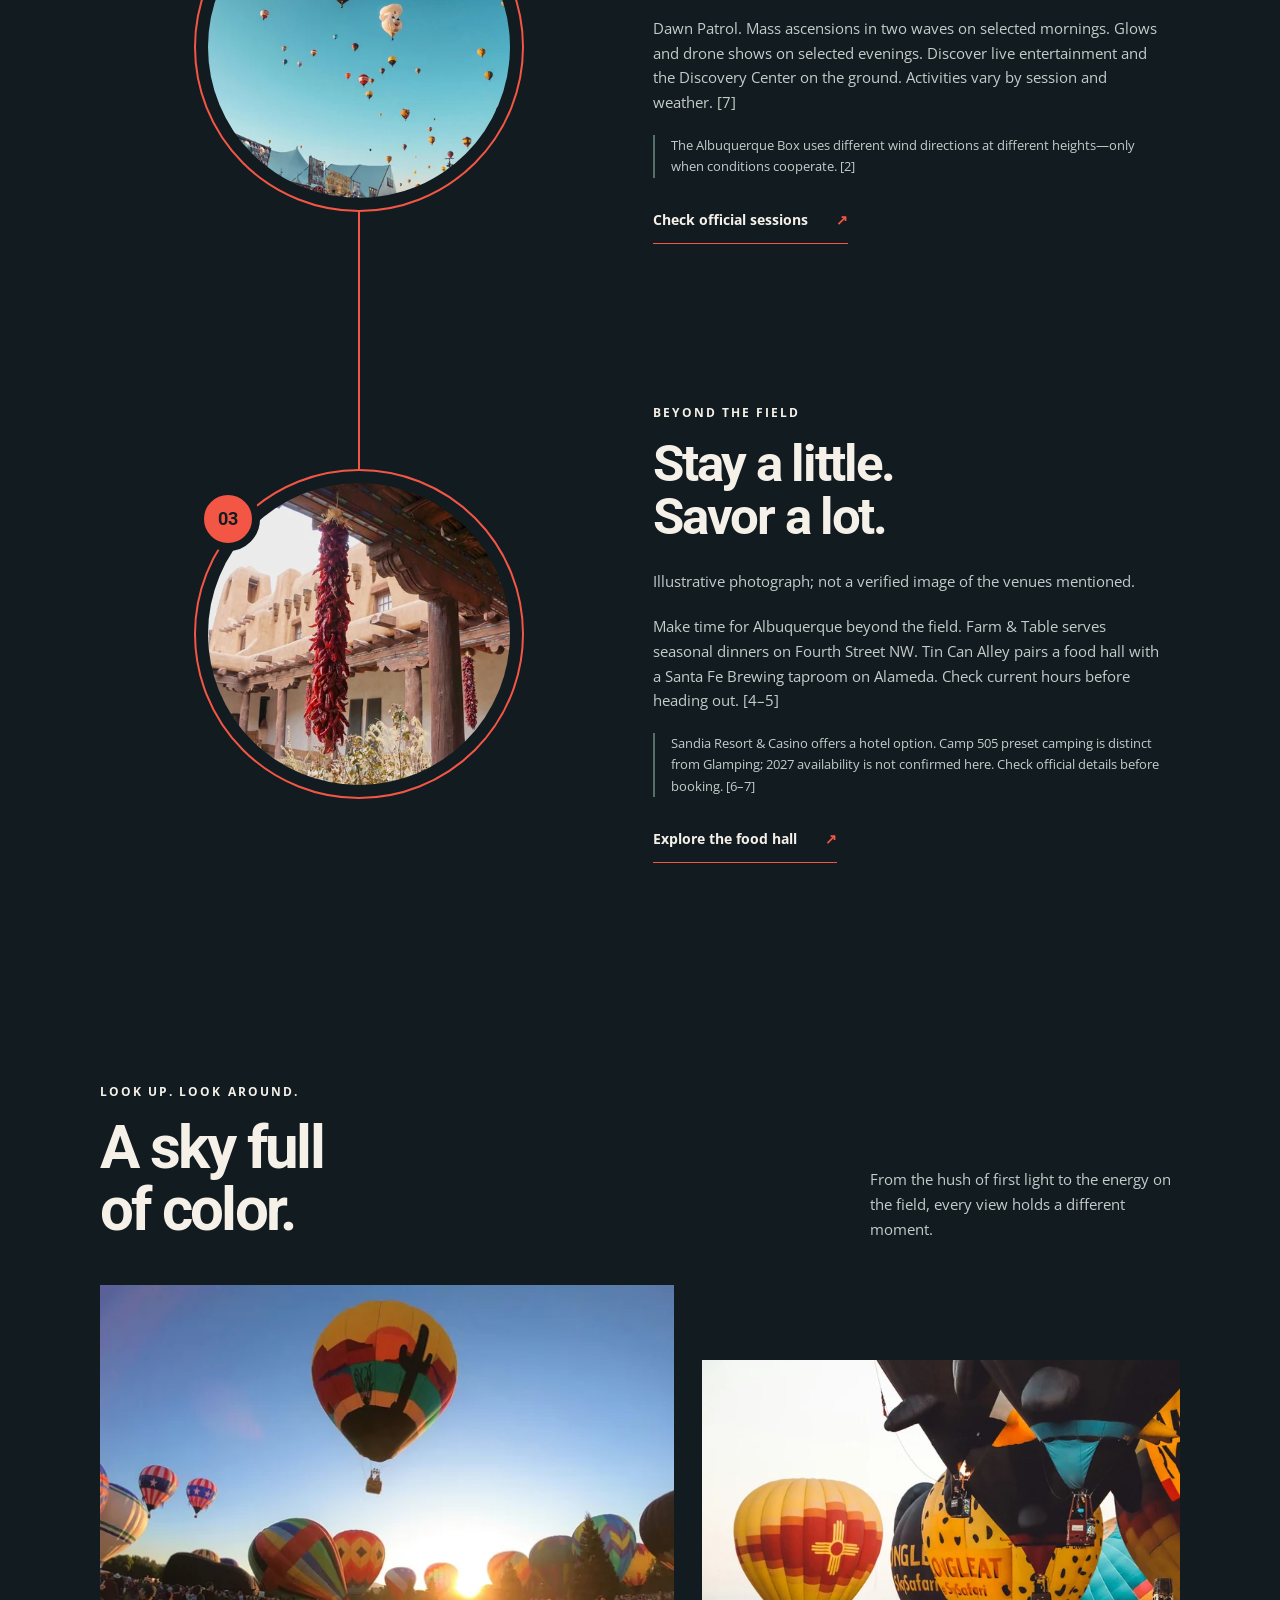
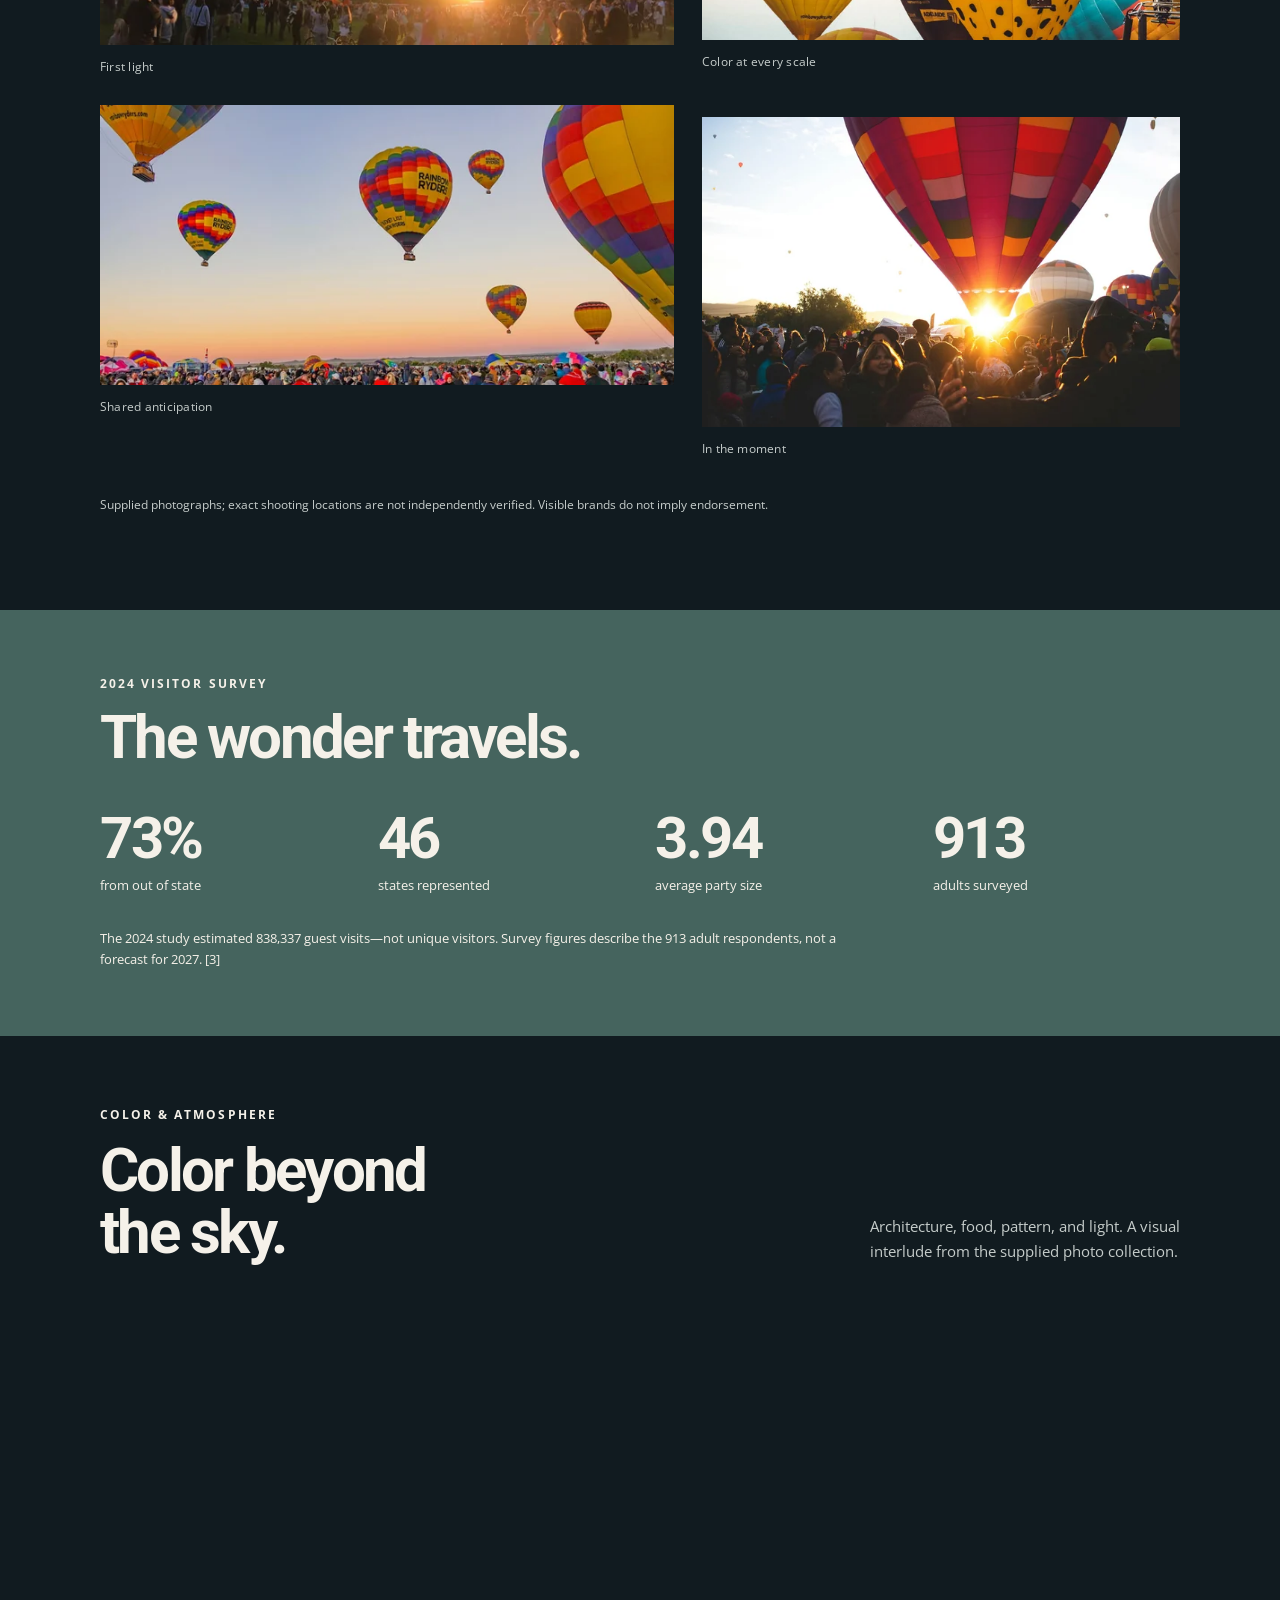
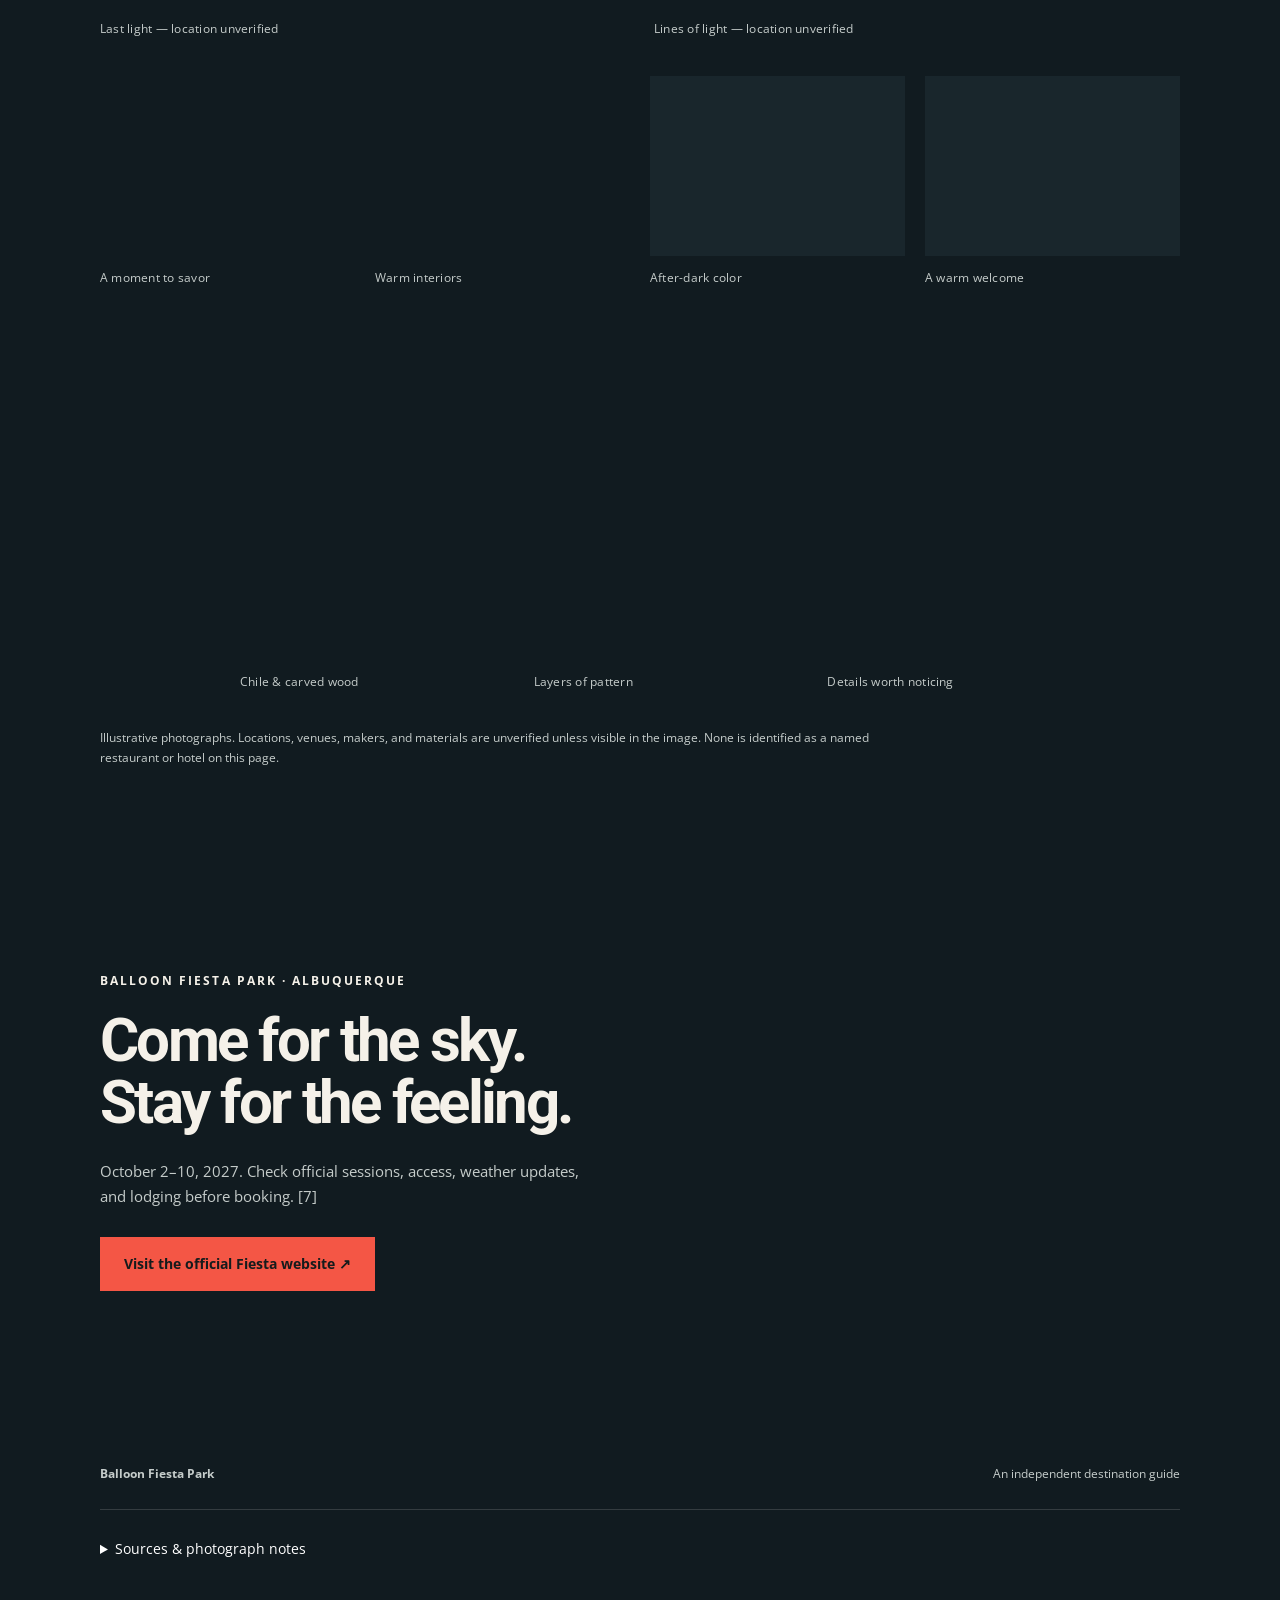
<file: balloon-fiesta/index.html>
<!doctype html><html lang="en"><head><meta charset="utf-8"><meta name="viewport" content="width=device-width,initial-scale=1"><meta name="description" content="Discover Balloon Fiesta Park in Albuquerque: a skyward tradition, spectacular balloon moments, and ideas for your stay."><meta http-equiv="Content-Security-Policy" content="default-src 'self' data:; style-src 'self'; img-src 'self' data:; font-src 'self'; script-src 'none'; connect-src 'none'; form-action 'none'; base-uri 'none'"><title>Balloon Fiesta Park — Follow the wonder</title><link rel="stylesheet" href="assets/fonts.css"><link rel="stylesheet" href="style.css"></head><body><a class="skip" href="#main">Skip to content</a><header><a class="brand" href="#">BALLOON<br>FIESTA PARK<span>ALBUQUERQUE · NEW MEXICO</span></a><nav aria-label="Main"><a href="#story-01">The story</a><a href="#moments">The moments</a><a href="#visit">Your visit ↗</a></nav></header><main id="main" tabindex="-1"><section class="hero" aria-labelledby="hero-title"><img class="hero-image" src="assets/hero-night-1200.webp" alt="Illuminated hot-air balloons against the night sky" fetchpriority="high"><div class="hero-content"><p class="eyebrow">OCTOBER 2–10, 2027 · ALBUQUERQUE</p><h1 id="hero-title">Follow<br>the wonder.</h1><p>A high-desert sky.<br>A thousand reasons to look up.</p><a class="button" href="https://www.balloonfiesta.com/">Plan your Fiesta visit <span aria-hidden="true">↗</span></a></div><a class="scroll-cue" href="#story-01">THE STORY BEGINS BELOW <span aria-hidden="true">↓</span></a></section><section class="journey wrap" aria-label="The Fiesta story"><div class="reading-path" aria-hidden="true"></div><article class="story" id="story-01"><div class="portrait"><span class="number">01</span><img class="" src="assets/watching-balloons-1200.webp" srcset="assets/watching-balloons-640.webp 640w, assets/watching-balloons-1200.webp 1200w" sizes="(max-width:600px) 90vw, 50vw" alt="Person watching balloons above a meadow; exact location unverified." loading="lazy" decoding="async"></div><div class="story-copy"><p class="eyebrow">THE BEGINNING</p><h2>A small gathering.<br>A skyward tradition.</h2><p>An October tradition in Albuquerque’s high desert, framed by the Sandia Mountains. In 1972, 13 balloons gathered at Coronado Center for KOB’s 50th anniversary. A world championship followed in 1973; the Fiesta moved to today’s field in 1996. [1]</p><a class="text-link" href="https://www.balloonfiesta.com/about-us/history/">Explore the history <span aria-hidden="true">↗</span></a></div></article><article class="story" id="story-02"><div class="portrait"><span class="number">02</span><img class="" src="assets/balloon-sky-1200.webp" srcset="assets/balloon-sky-640.webp 640w, assets/balloon-sky-1200.webp 1200w" sizes="(max-width:600px) 90vw, 50vw" alt="Colorful balloons above festival stalls; supplied photograph." loading="lazy" decoding="async"></div><div class="story-copy"><p class="eyebrow">THE EXPERIENCE</p><h2>Before sunrise.<br>Beyond ordinary.</h2><p>Dawn Patrol. Mass ascensions in two waves on selected mornings. Glows and drone shows on selected evenings. Discover live entertainment and the Discovery Center on the ground. Activities vary by session and weather. [7]</p><p class="aside">The Albuquerque Box uses different wind directions at different heights—only when conditions cooperate. [2]</p><a class="text-link" href="https://www.balloonfiesta.com/">Check official sessions <span aria-hidden="true">↗</span></a></div></article><article class="story" id="story-03"><div class="portrait"><span class="number">03</span><img class="" src="assets/courtyard-1200.webp" srcset="assets/courtyard-640.webp 640w, assets/courtyard-1200.webp 1200w" sizes="(max-width:600px) 90vw, 50vw" alt="Adobe-style courtyard and red chiles; location unverified." loading="lazy" decoding="async"></div><div class="story-copy"><p class="eyebrow">BEYOND THE FIELD</p><h2>Stay a little.<br>Savor a lot.</h2><p class="photo-note">Illustrative photograph; not a verified image of the venues mentioned.</p><p>Make time for Albuquerque beyond the field. Farm &amp; Table serves seasonal dinners on Fourth Street NW. Tin Can Alley pairs a food hall with a Santa Fe Brewing taproom on Alameda. Check current hours before heading out. [4–5]</p><p class="aside">Sandia Resort &amp; Casino offers a hotel option. Camp 505 preset camping is distinct from Glamping; 2027 availability is not confirmed here. Check official details before booking. [6–7]</p><a class="text-link" href="https://www.tincanalleyabq.com/">Explore the food hall <span aria-hidden="true">↗</span></a></div></article></section><section class="moments wrap" id="moments"><div class="section-head"><div><p class="eyebrow">LOOK UP. LOOK AROUND.</p><h2>A sky full<br>of color.</h2></div><p>From the hush of first light to the energy on the field, every view holds a different moment.</p></div><div class="balloon-grid"><figure class=""><img class="" src="assets/sunrise-field-1200.webp" srcset="assets/sunrise-field-640.webp 640w, assets/sunrise-field-1200.webp 1200w" sizes="(max-width:600px) 90vw, 50vw" alt="Balloons and crowd at first light" loading="lazy" decoding="async"><figcaption>First light</figcaption></figure><figure class=""><img class="" src="assets/balloon-detail-1200.webp" srcset="assets/balloon-detail-640.webp 640w, assets/balloon-detail-1200.webp 1200w" sizes="(max-width:600px) 90vw, 50vw" alt="Patterned balloons viewed close up" loading="lazy" decoding="async"><figcaption>Color at every scale</figcaption></figure><figure class=""><img class="" src="assets/festival-field-1200.webp" srcset="assets/festival-field-640.webp 640w, assets/festival-field-1200.webp 1200w" sizes="(max-width:600px) 90vw, 50vw" alt="Rainbow Ryders balloons above a large crowd" loading="lazy" decoding="async"><figcaption>Shared anticipation</figcaption></figure><figure class=""><img class="" src="assets/balloon-crowd-1200.webp" srcset="assets/balloon-crowd-640.webp 640w, assets/balloon-crowd-1200.webp 1200w" sizes="(max-width:600px) 90vw, 50vw" alt="A balloon above spectators in sunlight" loading="lazy" decoding="async"><figcaption>In the moment</figcaption></figure></div><p class="photo-note">Supplied photographs; exact shooting locations are not independently verified. Visible brands do not imply endorsement.</p></section><section class="survey"><div class="wrap"><p class="eyebrow">2024 VISITOR SURVEY</p><h2>The wonder travels.</h2><div class="stats"><div><strong>73%</strong><span>from out of state</span></div><div><strong>46</strong><span>states represented</span></div><div><strong>3.94</strong><span>average party size</span></div><div><strong>913</strong><span>adults surveyed</span></div></div><p>The 2024 study estimated 838,337 guest visits—not unique visitors. Survey figures describe the 913 adult respondents, not a forecast for 2027. [3]</p></div></section><section class="wrap atmosphere"><div class="section-head"><div><p class="eyebrow">COLOR &amp; ATMOSPHERE</p><h2>Color beyond<br>the sky.</h2></div><p>Architecture, food, pattern, and light. A visual interlude from the supplied photo collection.</p></div><div class="landscape-pair"><figure class=""><img class="" src="assets/sunset-study-1200.webp" srcset="assets/sunset-study-640.webp 640w, assets/sunset-study-1200.webp 1200w" sizes="(max-width:600px) 90vw, 50vw" alt="Sunset and distant ridge; location unverified." loading="lazy" decoding="async"><figcaption>Last light — location unverified</figcaption></figure><figure class=""><img class="" src="assets/city-study-1200.webp" srcset="assets/city-study-640.webp 640w, assets/city-study-1200.webp 1200w" sizes="(max-width:600px) 90vw, 50vw" alt="Highway and city lights at dusk; location unverified." loading="lazy" decoding="async"><figcaption>Lines of light — location unverified</figcaption></figure></div><div class="local-grid"><figure class=""><img class="" src="assets/dining-1024.webp" srcset="assets/dining-640.webp 640w, assets/dining-1024.webp 1024w" sizes="(max-width:600px) 90vw, 50vw" alt="Fish with asparagus and lemon; venue unverified." loading="lazy" decoding="async"><figcaption>A moment to savor</figcaption></figure><figure class=""><img class="" src="assets/restaurant-study-1200.webp" srcset="assets/restaurant-study-640.webp 640w, assets/restaurant-study-1200.webp 1200w" sizes="(max-width:600px) 90vw, 50vw" alt="Colorful restaurant interior; venue unverified." loading="lazy" decoding="async"><figcaption>Warm interiors</figcaption></figure><figure class=""><img class="" src="assets/neon-study-1200.webp" srcset="assets/neon-study-640.webp 640w, assets/neon-study-1200.webp 1200w" sizes="(max-width:600px) 90vw, 50vw" alt="Neon Dog House sign; photo location unverified." loading="lazy" decoding="async"><figcaption>After-dark color</figcaption></figure><figure class=""><img class="" src="assets/welcome-sign-1200.webp" srcset="assets/welcome-sign-640.webp 640w, assets/welcome-sign-1200.webp 1200w" sizes="(max-width:600px) 90vw, 50vw" alt="Sign reading New Mexico True Welcomes You" loading="lazy" decoding="async"><figcaption>A warm welcome</figcaption></figure></div><div class="texture-grid"><figure class=""><img class="" src="assets/red-chiles-1200.webp" srcset="assets/red-chiles-640.webp 640w, assets/red-chiles-1200.webp 1200w" sizes="(max-width:600px) 90vw, 50vw" alt="Hanging red chiles on carved wood" loading="lazy" decoding="async"><figcaption>Chile &amp; carved wood</figcaption></figure><figure class=""><img class="" src="assets/textiles-1200.webp" srcset="assets/textiles-640.webp 640w, assets/textiles-1200.webp 1200w" sizes="(max-width:600px) 90vw, 50vw" alt="Patterned textiles; makers unverified." loading="lazy" decoding="async"><figcaption>Layers of pattern</figcaption></figure><figure class=""><img class="" src="assets/jewelry-1152.webp" srcset="assets/jewelry-640.webp 640w, assets/jewelry-1152.webp 1152w" sizes="(max-width:600px) 90vw, 50vw" alt="Turquoise-colored jewelry; materials and makers unverified." loading="lazy" decoding="async"><figcaption>Details worth noticing</figcaption></figure></div><p class="photo-note">Illustrative photographs. Locations, venues, makers, and materials are unverified unless visible in the image. None is identified as a named restaurant or hotel on this page.</p></section><section class="closing" id="visit"><img class="" src="assets/night-glow-1200.webp" srcset="assets/night-glow-640.webp 640w, assets/night-glow-1200.webp 1200w" sizes="(max-width:600px) 90vw, 50vw" alt="Glowing balloons and crowd at night; supplied photograph." loading="lazy" decoding="async"><div class="wrap"><p class="eyebrow">BALLOON FIESTA PARK · ALBUQUERQUE</p><h2>Come for the sky.<br>Stay for the feeling.</h2><p>October 2–10, 2027. Check official sessions, access, weather updates, and lodging before booking. [7]</p><a class="button" href="https://www.balloonfiesta.com/">Visit the official Fiesta website ↗</a></div></section></main><footer class="wrap"><div class="footer-heading"><strong>Balloon Fiesta Park</strong><span>An independent destination guide</span></div><details id="sources"><summary>Sources &amp; photograph notes</summary><p>[1] <a href="https://www.balloonfiesta.com/about-us/history/">History</a></p><p>[2] <a href="https://www.balloonfiesta.com/Weather/">Weather and the Albuquerque Box</a></p><p>[3] <a href="https://www.balloonfiesta.com/wp-content/uploads/2025/05/2024_Albuquerque_International_Balloon_Fiesta_Economic_Impact_Study.pdf">2024 Economic Impact Study</a></p><p>[4] <a href="https://farmandtablenm.com/">Farm &amp; Table</a></p><p>[5] <a href="https://www.tincanalleyabq.com/">Tin Can Alley</a></p><p>[6] <a href="https://www.sandiacasino.com/">Sandia Resort &amp; Casino</a></p><p>[7] <a href="https://www.balloonfiesta.com/">Official Balloon Fiesta — dates, sessions &amp; camping</a></p><p>Image notes: All eighteen editorial photographs were supplied by the user. They illustrate ballooning, architecture, and dining; exact locations and venues are not independently verified. Inherited mountain-photo decorations were removed in this refinement to avoid suggesting they depict Albuquerque. No AI-generated or newly sourced stock photographs were added.</p><p>Independent destination guide; not affiliated with the Balloon Fiesta. All photographs supplied by the user; usage rights should be confirmed before publication. No analytics, forms, or remote scripts.</p></details></footer></body></html>
</file>
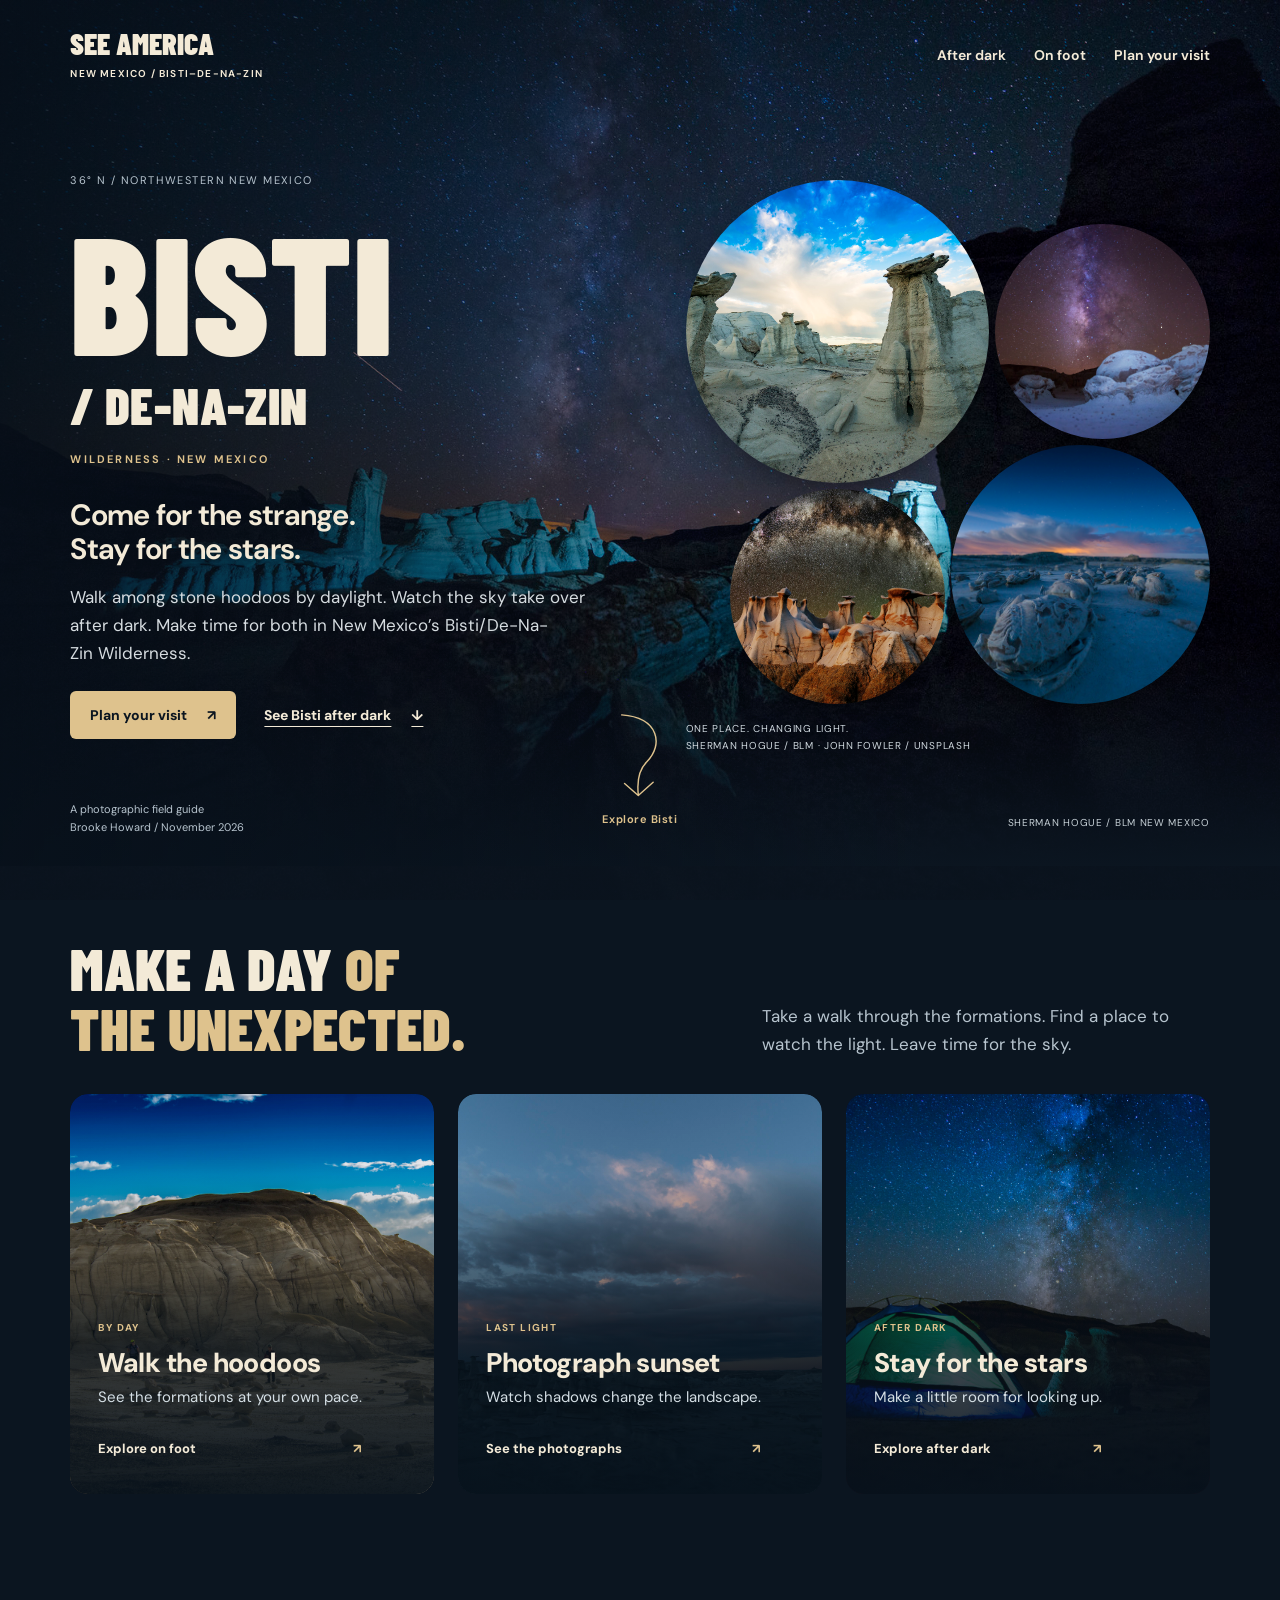
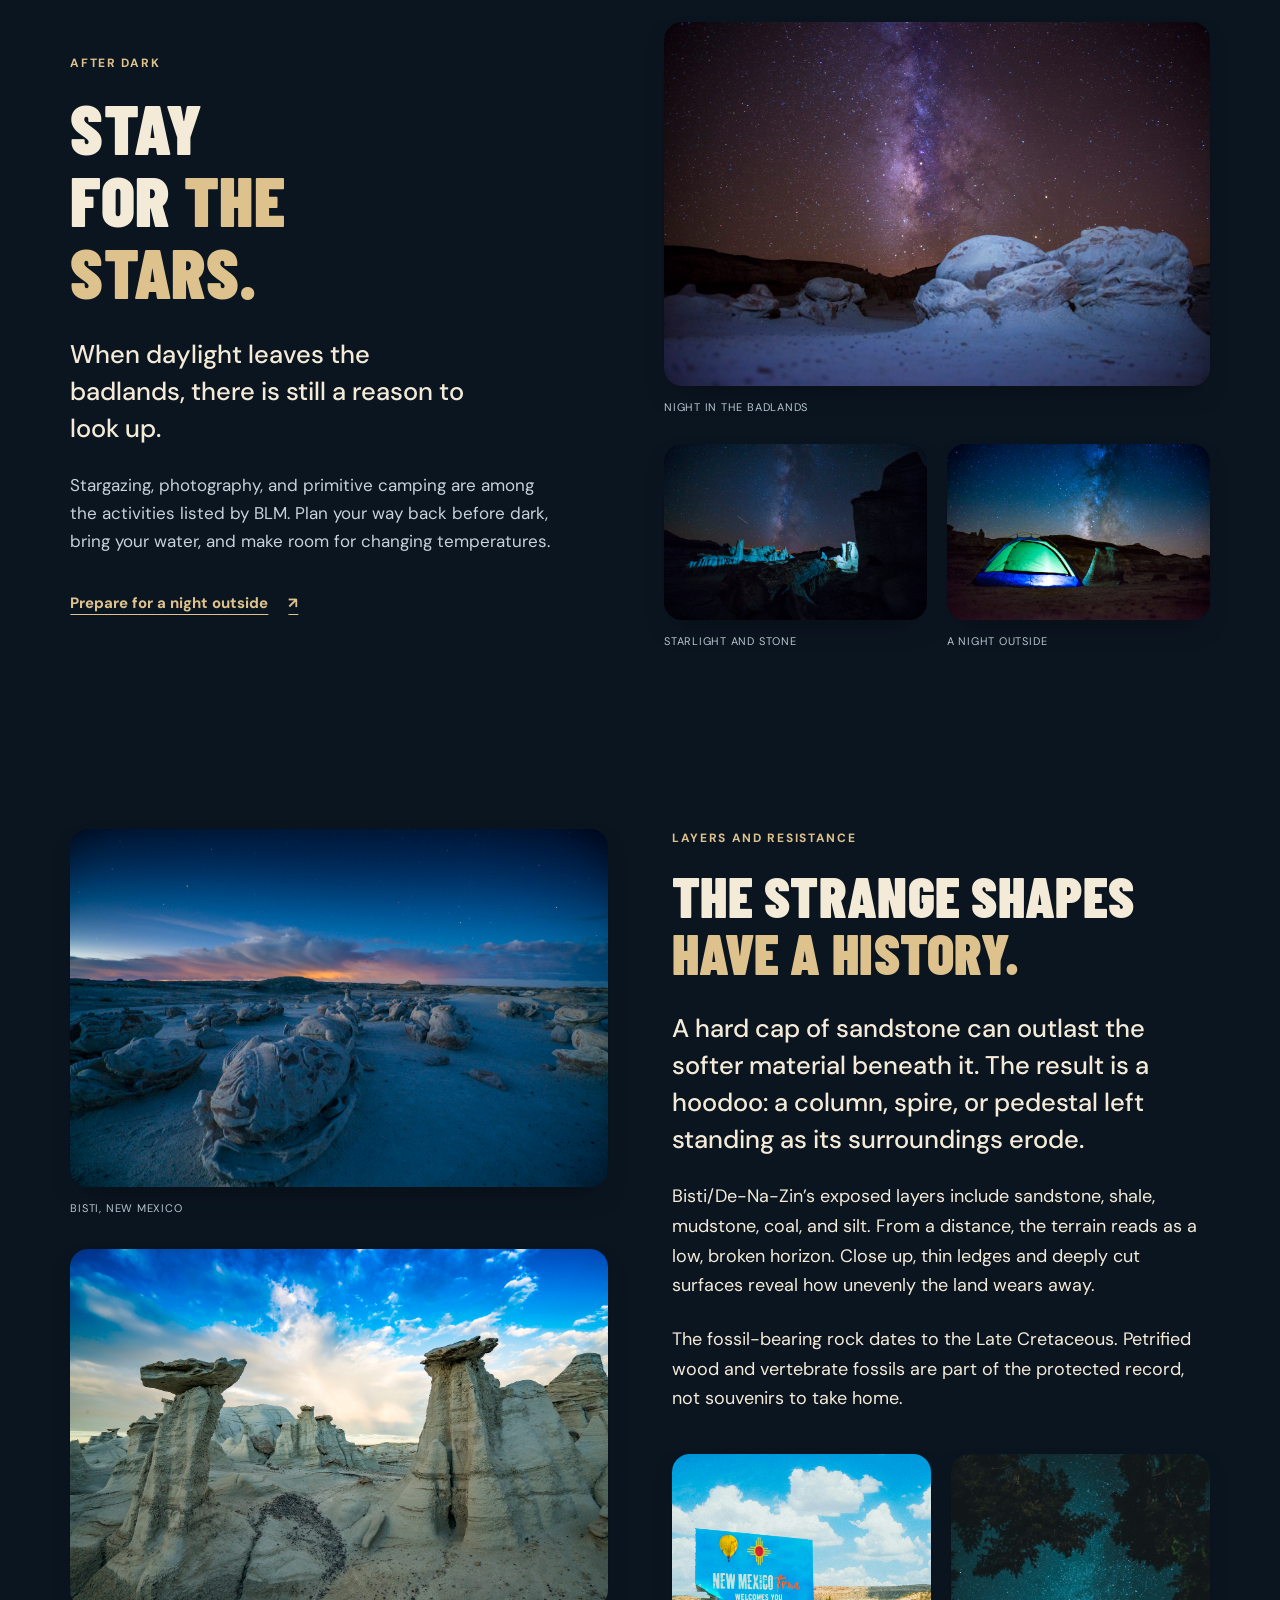
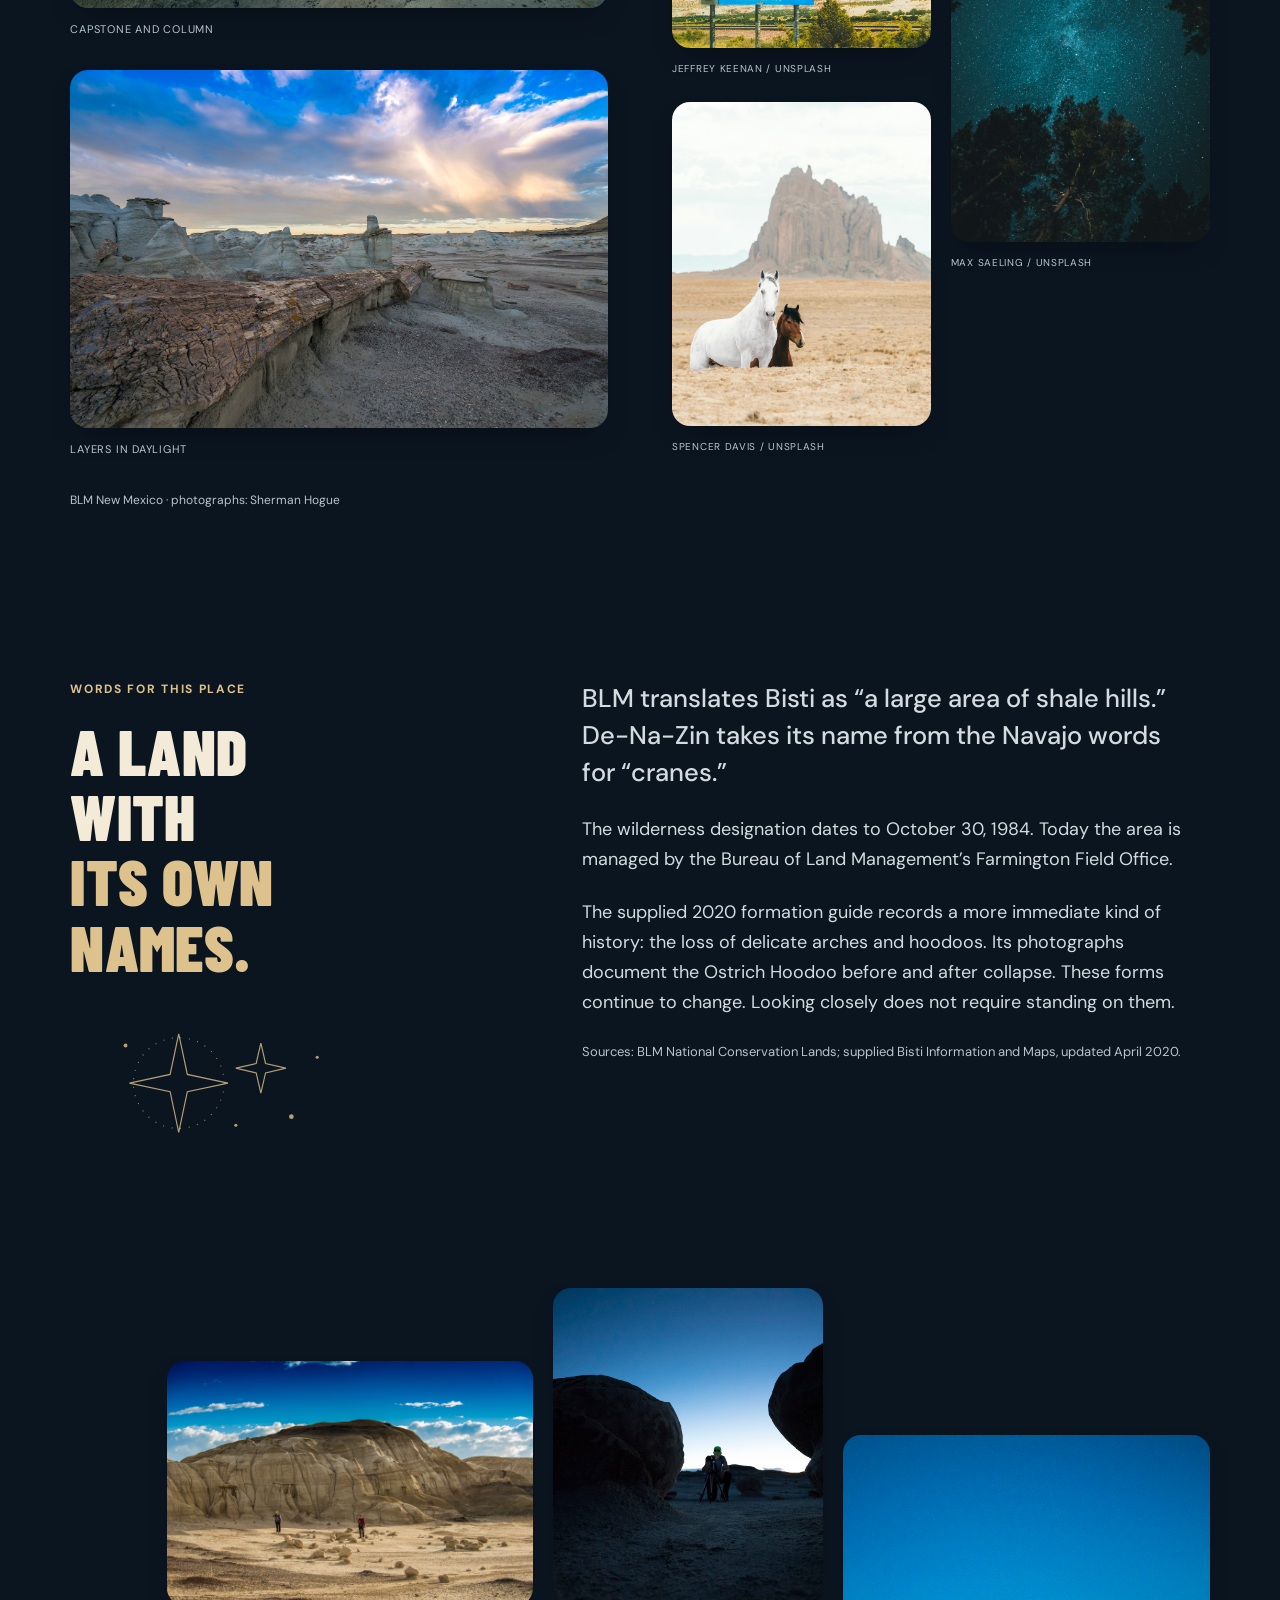
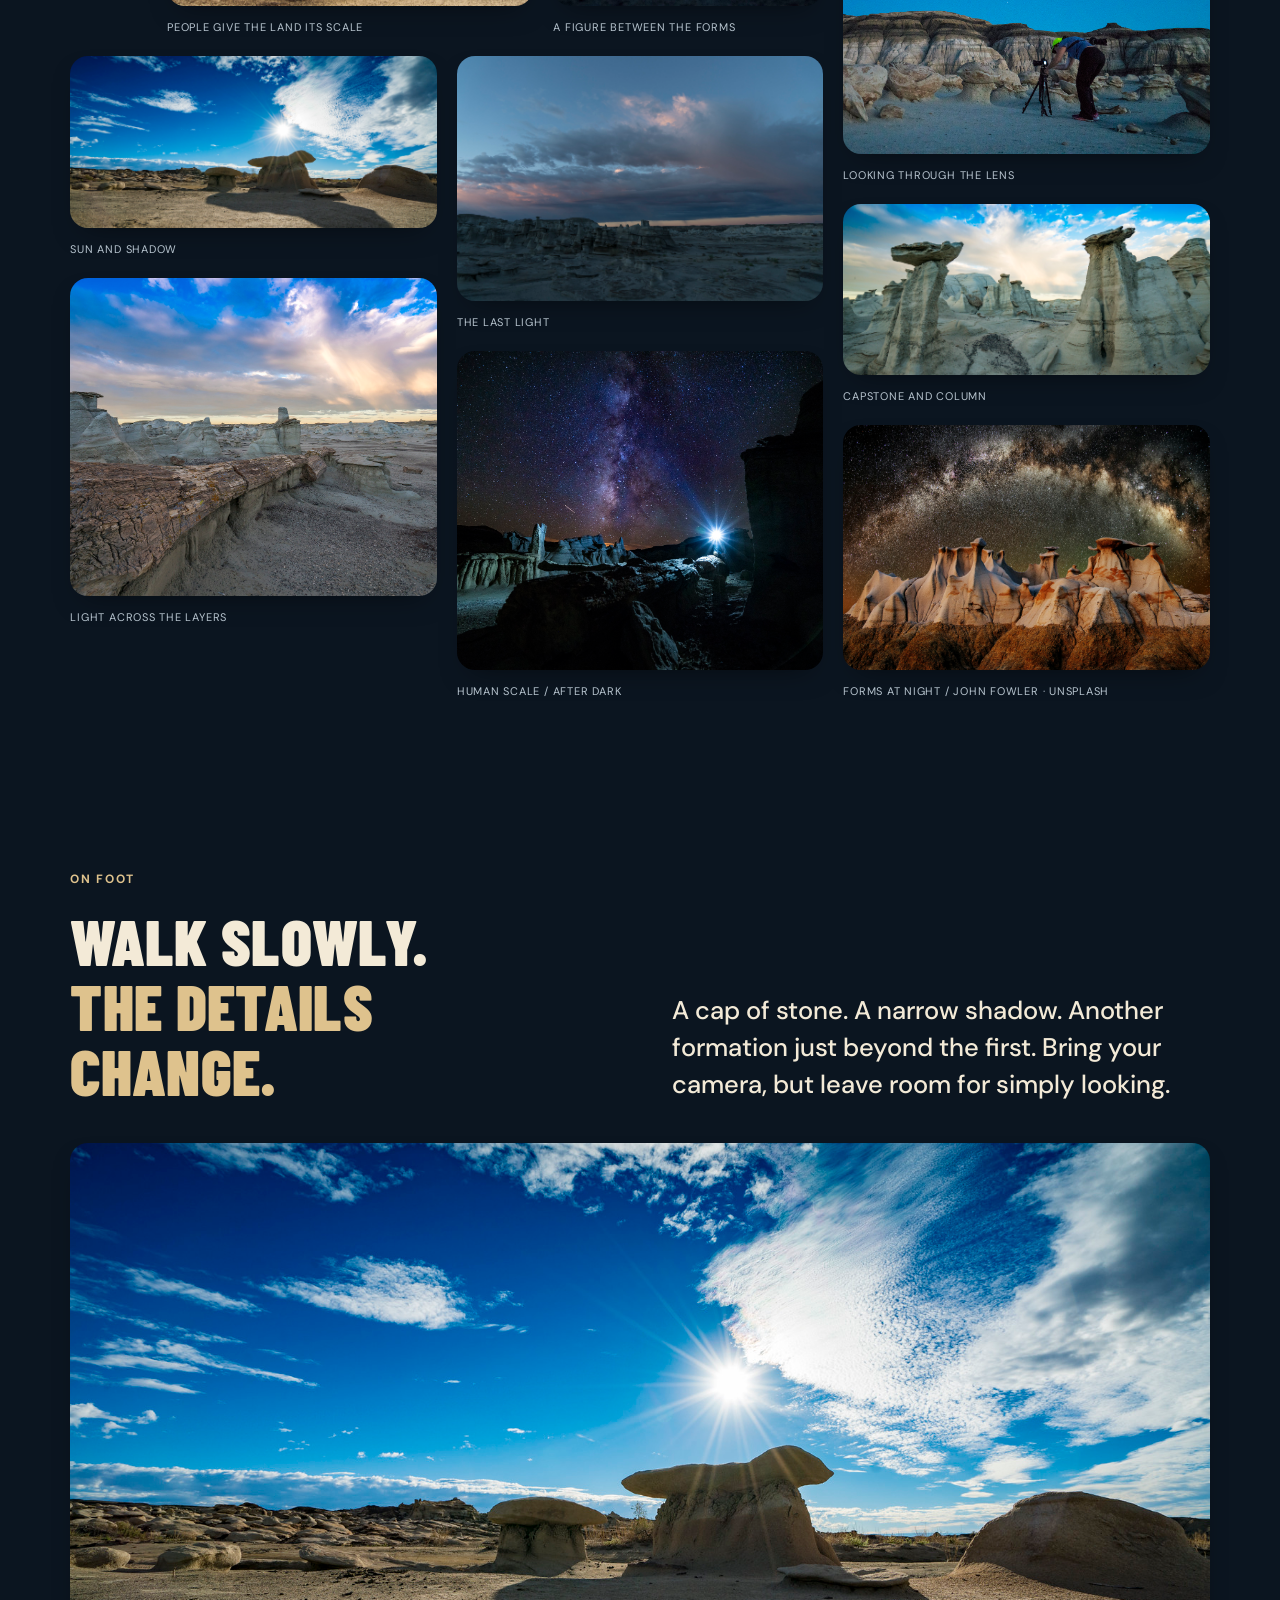
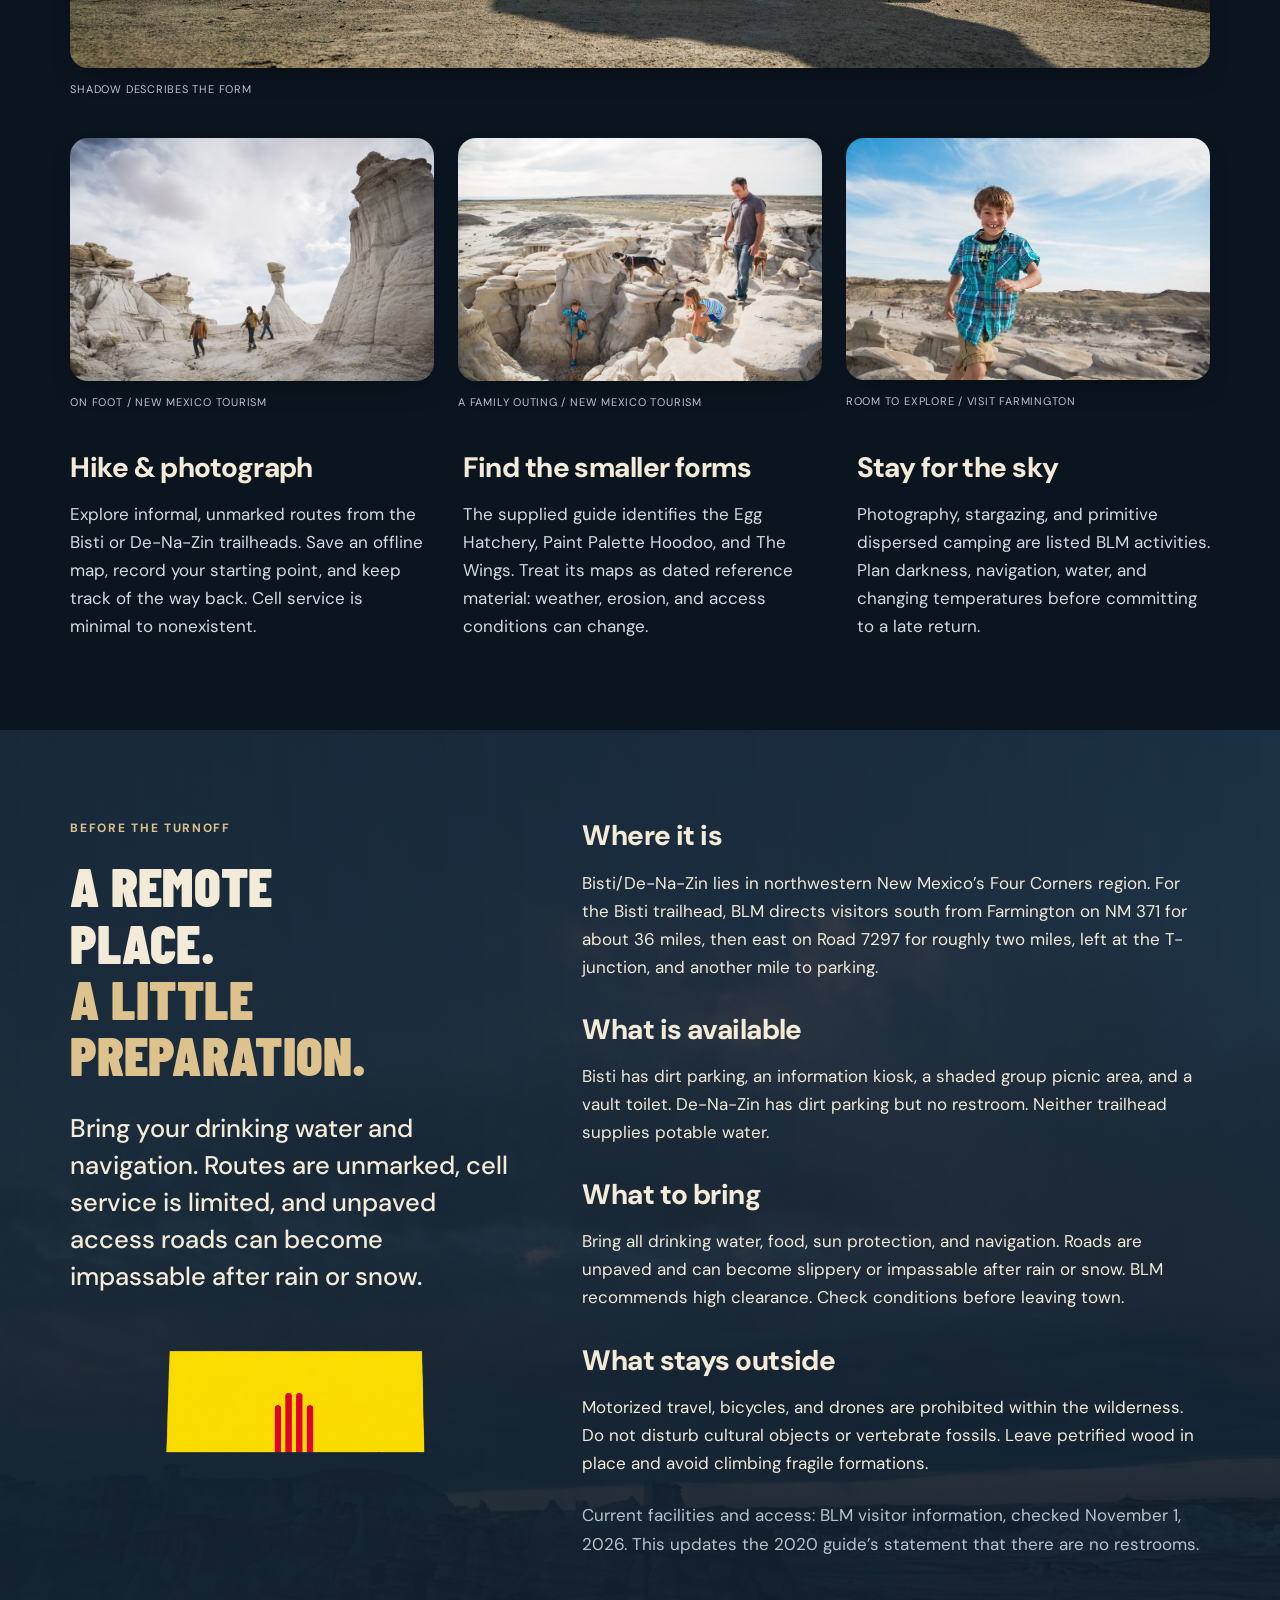
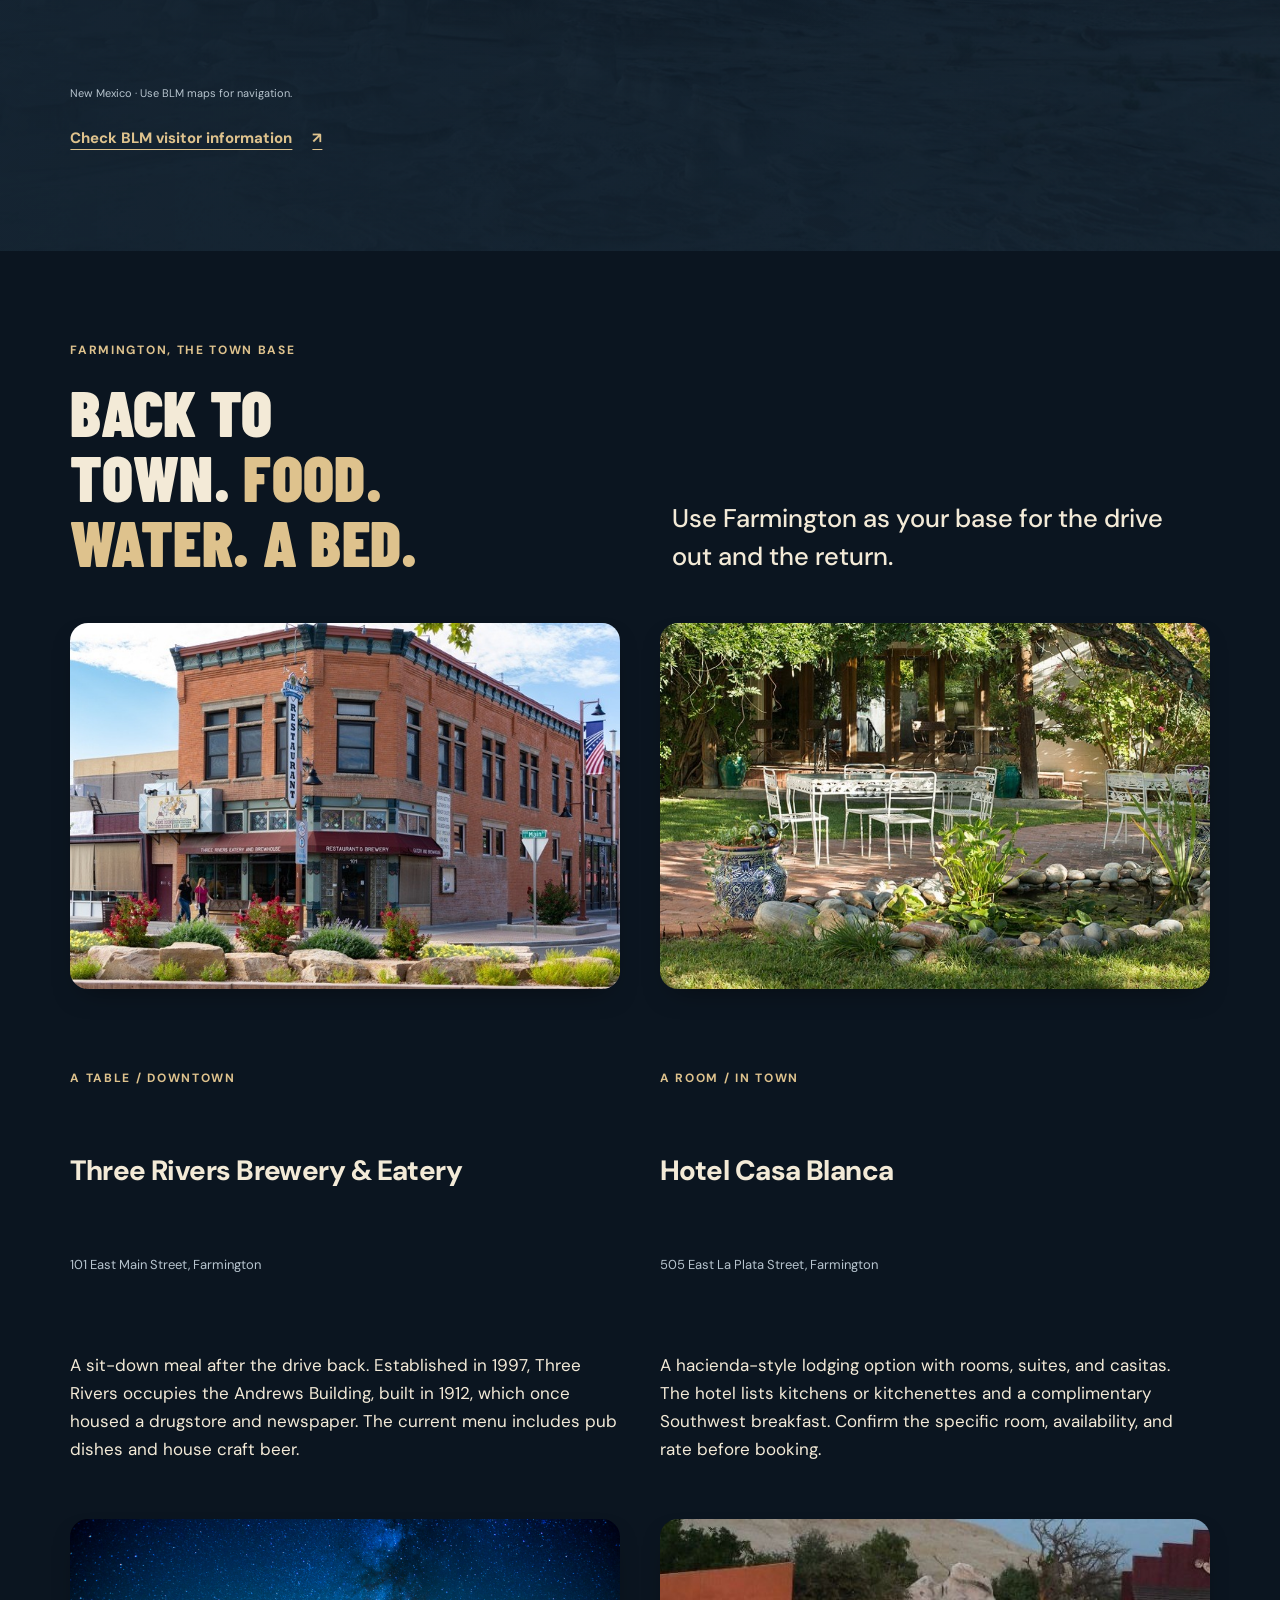
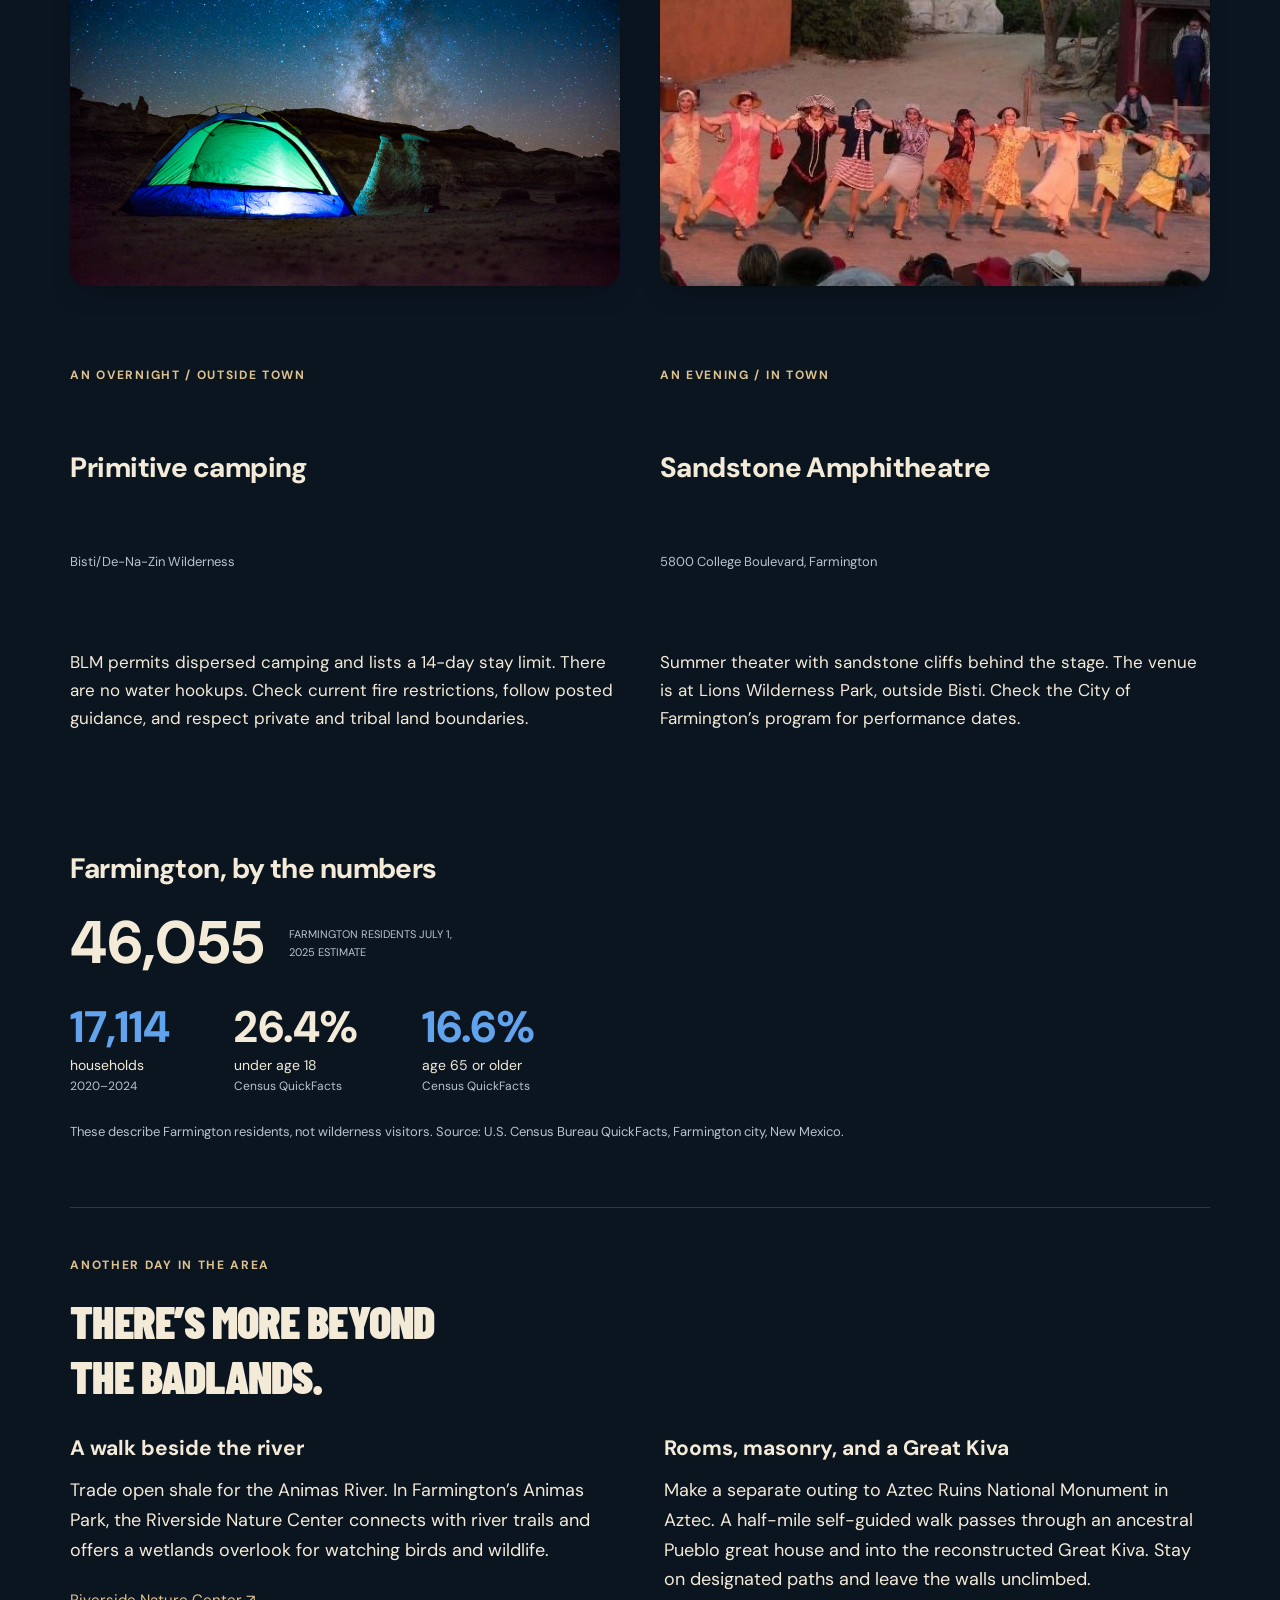
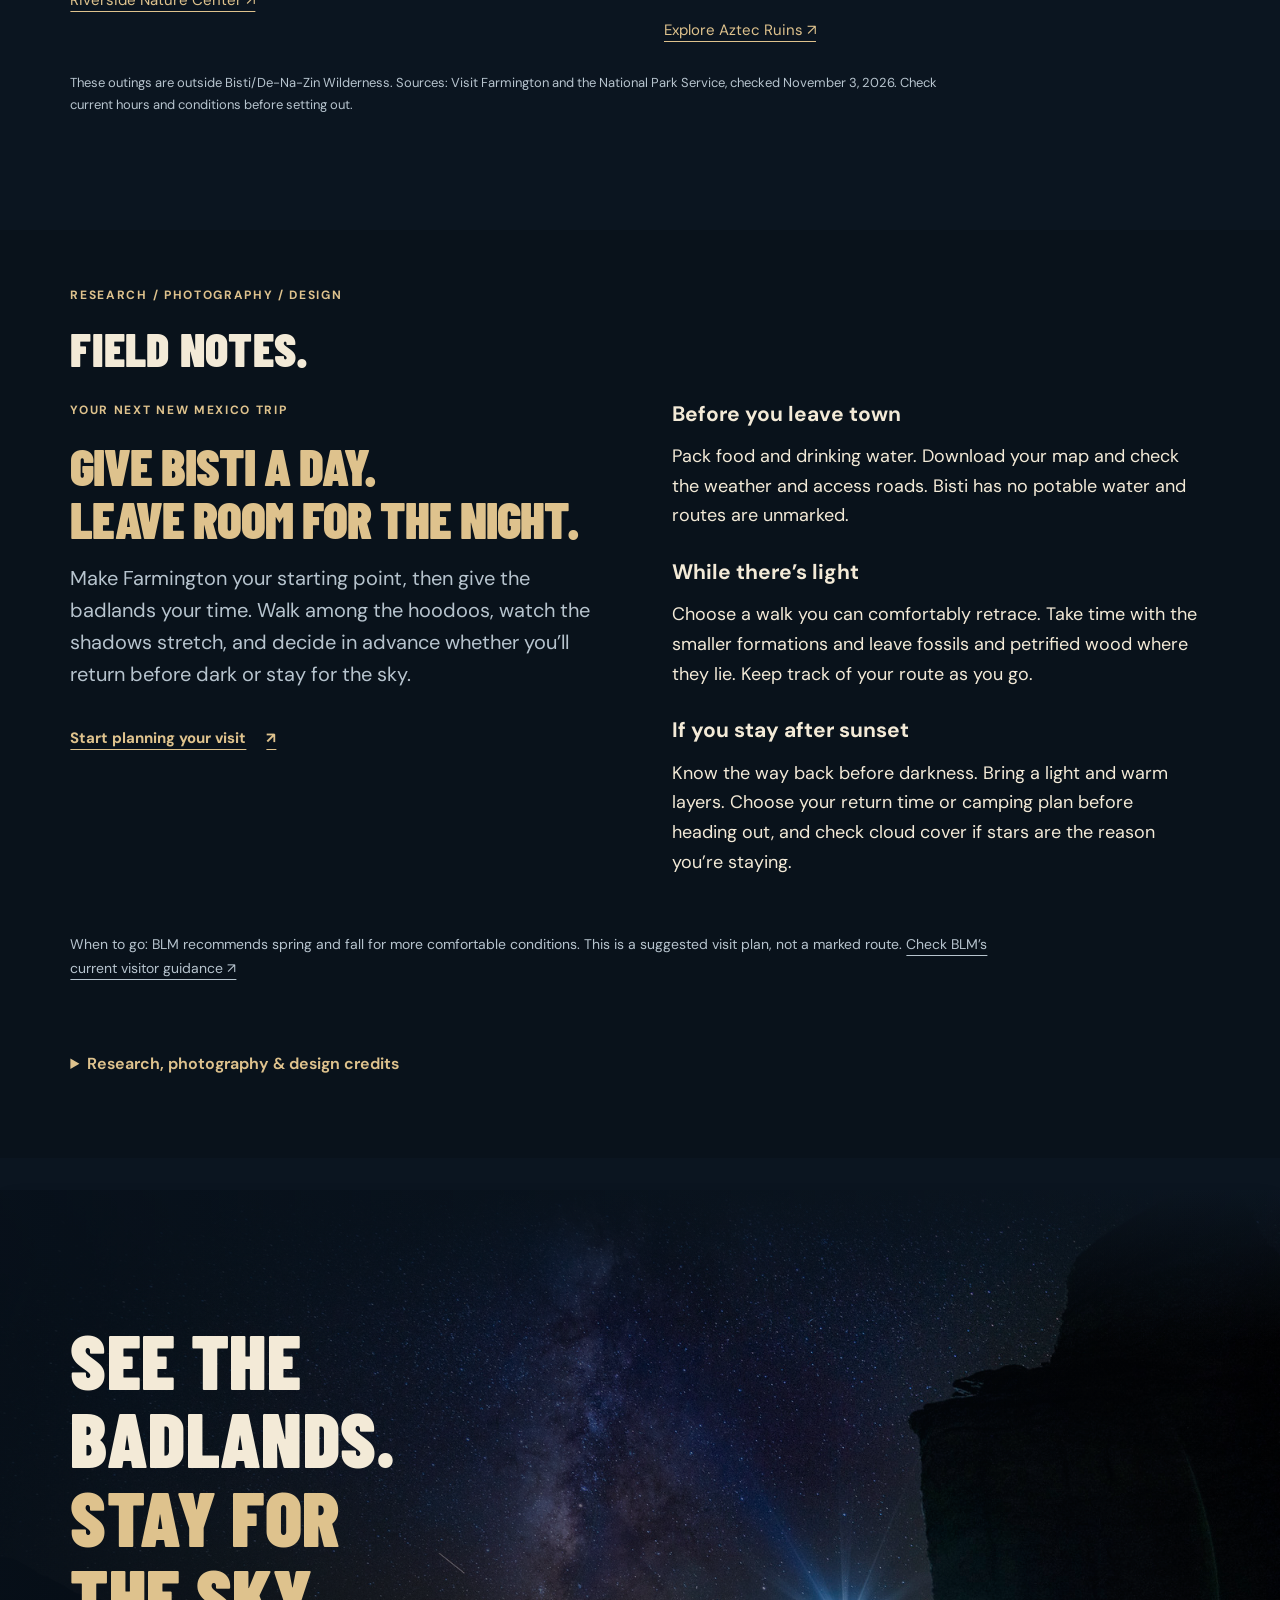
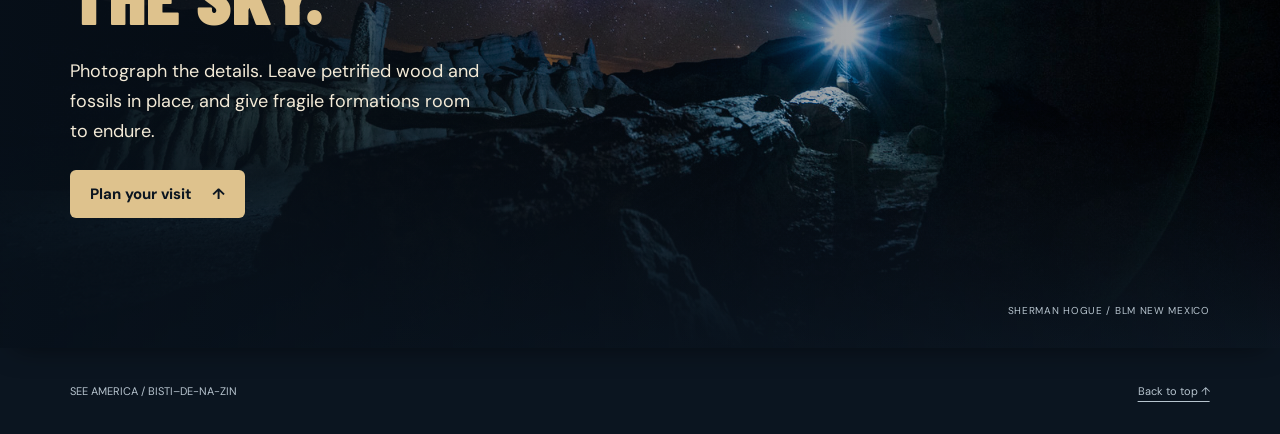
<file: bisti-de-na-zin/index.html>
<!doctype html>
<!-- dist/index.html: Present Bisti research as one continuous photographic field guide. -->
<html lang="en"><head><meta charset="utf-8"><meta name="viewport" content="width=device-width,initial-scale=1"><meta name="theme-color" content="#0b1520"><title>Bisti / De-Na-Zin Travel</title><meta name="description" content="Explore Bisti/De-Na-Zin Wilderness through photographs, geological field notes, and practical information for planning a visit."><link rel="stylesheet" href="style.css"></head>
<body><div class="backdrop" aria-hidden="true"></div>
<a class="skip" href="#night">Skip to the guide</a><header><a class="brand" href="#top">SEE AMERICA<span>NEW MEXICO / BISTI–DE-NA-ZIN</span></a><nav aria-label="Main navigation"><a href="#night">After dark</a><a href="#walk">On foot</a><a href="#access">Plan your visit</a></nav></header>
<main id="top"><section class="opening" aria-labelledby="destination-title">
<figure class="hero-landscape"><img src="assets/bisti-8.jpg" width="1600" height="1067" fetchpriority="high" alt="The Milky Way above illuminated hoodoos and a dark sandstone cliff at Bisti"></figure><p class="hero-photo-credit">SHERMAN HOGUE / BLM NEW MEXICO</p>
<div class="hero-copy"><p class="hero-location">36° N / NORTHWESTERN NEW MEXICO</p><h1 id="destination-title"><span class="title-effect">BISTI</span><span class="hero-name">/ DE-NA-ZIN</span><span class="hero-designation">WILDERNESS · NEW MEXICO</span></h1>
<div class="hero-pitch"><p class="sub">Come for the strange.<br>Stay for the stars.</p><p class="pitch-summary">Walk among stone hoodoos by daylight. Watch the sky take over after dark. Make time for both in New Mexico’s Bisti/De-Na-Zin Wilderness.</p><nav class="pitch-actions" aria-label="Explore Bisti"><a class="pitch-primary" href="#access">Plan your visit <span aria-hidden="true">↗</span></a><a href="#night">See Bisti after dark <span aria-hidden="true">↓</span></a></nav></div></div>
<figure class="hero-contrast-grid" aria-label="Bisti in contrasting light"><div class="contrast-photos"><img src="assets/bisti-5.jpg" width="1600" height="1067" alt="Pale hoodoos against a bright cyan sky"><img src="assets/bisti-6.jpg" width="1600" height="1068" alt="Purple Milky Way above cool blue stone"><img src="assets/john-fowler-RHaF3u3YjTM-unsplash.jpg" width="2048" height="1365" alt="Warm orange hoodoos under the Milky Way"><img src="assets/bisti-1.jpg" width="1600" height="1067" alt="Deep blue twilight with a warm glow along the horizon"></div><figcaption>ONE PLACE. CHANGING LIGHT.<br>SHERMAN HOGUE / BLM · JOHN FOWLER / UNSPLASH</figcaption></figure>
<a class="hero-next" href="#experience-title" aria-label="Continue to the next section: Bisti experiences"><svg viewBox="0 0 140 160" aria-hidden="true" focusable="false"><path d="M38 8C104 13 111 61 82 90C70 102 64 119 67 147M43 128L67 149L93 126"/></svg><span>Explore Bisti</span></a>
<p class="hero-footnote">A photographic field guide<br>Brooke Howard / November 2026</p></section>

<section class="experiences" aria-labelledby="experience-title"><div class="experience-intro"><h2 id="experience-title">Make a day <em>of the unexpected.</em></h2><p>Take a walk through the formations. Find a place to watch the light. Leave time for the sky.</p></div><div class="experience-grid">
<a class="experience" href="#walk"><img loading="lazy" src="assets/bisti-4.jpg" width="1600" height="1068" alt="Visitors walking below a large Bisti formation"><div><span class="experience-time">BY DAY</span><h3>Walk the hoodoos</h3><p>See the formations at your own pace.</p><span class="experience-action">Explore on foot <span aria-hidden="true">↗</span></span></div></a>
<a class="experience" href="#photo-gallery"><img loading="lazy" src="assets/bisti-12.jpg" width="1600" height="1067" alt="Evening clouds over Bisti's layered badlands"><div><span class="experience-time">LAST LIGHT</span><h3>Photograph sunset</h3><p>Watch shadows change the landscape.</p><span class="experience-action">See the photographs <span aria-hidden="true">↗</span></span></div></a>
<a class="experience" href="#night"><img loading="lazy" src="assets/bisti-9.jpg" width="1600" height="1068" alt="A tent beneath Bisti's star-filled sky"><div><span class="experience-time">AFTER DARK</span><h3>Stay for the stars</h3><p>Make a little room for looking up.</p><span class="experience-action">Explore after dark <span aria-hidden="true">↗</span></span></div></a>
</div></section>
<section class="night" id="night" aria-labelledby="night-title"><div><p class="section-label">AFTER DARK</p><h2 id="night-title">Stay for <em>the stars.</em></h2><p class="lead">When daylight leaves the badlands, there is still a reason to look up.</p><p>Stargazing, photography, and primitive camping are among the activities listed by BLM. Plan your way back before dark, bring your water, and make room for changing temperatures.</p><a class="planning-link" href="#access">Prepare for a night outside <span aria-hidden="true">↗</span></a></div><div class="night-grid"><figure><img loading="lazy" src="assets/bisti-6.jpg" alt="Milky Way above pale rounded rock formations" width="1600" height="1068"><figcaption>NIGHT IN THE BADLANDS</figcaption></figure><figure><img loading="lazy" src="assets/bisti-8.jpg" alt="Illuminated pale rock formations beneath the Milky Way" width="1600" height="1067"><figcaption>STARLIGHT AND STONE</figcaption></figure><figure><img loading="lazy" src="assets/bisti-9.jpg" alt="An illuminated tent beneath a star-filled sky in the badlands" width="1600" height="1068"><figcaption>A NIGHT OUTSIDE</figcaption></figure></div></section>


<section class="land reading" id="land"><div class="land-layout"><div class="land-images"><div class="hero-gallery" aria-label="Bisti photographic introduction"><figure class="hero-feature"><img src="assets/bisti-1.jpg" alt="Pale Bisti formations at dusk" width="1600" height="1067"><figcaption>BISTI, NEW MEXICO</figcaption></figure><figure><img src="assets/bisti-5.jpg" alt="Tall hoodoos with broad dark capstones" width="1600" height="1067"><figcaption>CAPSTONE AND COLUMN</figcaption></figure><figure><img src="assets/bisti-7.jpg" alt="Sunlight across layered Bisti badlands" width="1600" height="989"><figcaption>LAYERS IN DAYLIGHT</figcaption></figure><p class="source hero-credit">BLM New Mexico · photographs: Sherman Hogue</p></div></div><div class="land-notes"><div class="land-panel split"><div><p class="section-label">LAYERS AND RESISTANCE</p><h2>The strange shapes <em>have a history.</em></h2></div><div class="copy"><p class="lead">A hard cap of sandstone can outlast the softer material beneath it. The result is a hoodoo: a column, spire, or pedestal left standing as its surroundings erode.</p><p>Bisti/De-Na-Zin’s exposed layers include sandstone, shale, mudstone, coal, and silt. From a distance, the terrain reads as a low, broken horizon. Close up, thin ledges and deeply cut surfaces reveal how unevenly the land wears away.</p><p>The fossil-bearing rock dates to the Late Cretaceous. Petrified wood and vertebrate fossils are part of the protected record, not souvenirs to take home.</p></div></div><div class="regional-images" aria-label="Regional photographs supplied by Brooke"><figure><img loading="lazy" src="assets/jeffrey-keenan-LCYgF2kcxTA-unsplash.jpg" width="2048" height="1536" alt="Blue New Mexico True welcome sign beneath a cloud-filled sky"><figcaption>JEFFREY KEENAN / UNSPLASH</figcaption></figure><figure><img loading="lazy" src="assets/max-saeling-FGMpA9F_Jnk-unsplash.jpg" width="1365" height="2048" alt="A star-filled sky framed by dark trees"><figcaption>MAX SAELING / UNSPLASH</figcaption></figure><figure><img loading="lazy" src="assets/spencer-davis-jJ5fUtcN-Ns-unsplash.jpg" width="1638" height="2048" alt="Two horses in open desert beneath a tall rock formation"><figcaption>SPENCER DAVIS / UNSPLASH</figcaption></figure></div></div></div></section>
<section class="history reading split" id="place-names"><div><p class="section-label">WORDS FOR THIS PLACE</p><h2>A land with <em>its own names.</em></h2><svg class="history-stars" viewBox="0 0 360 180" aria-hidden="true" focusable="false"><g fill="none" stroke="currentColor" stroke-width="1.5"><path d="M139 24L150 76L202 87L150 98L139 150L128 98L76 87L128 76Z"/><path d="M244 36L250 62L276 68L250 74L244 100L238 74L212 68L238 62Z"/><circle cx="139" cy="87" r="58" stroke-dasharray="1 10"/></g><g fill="currentColor"><circle cx="71" cy="39" r="2.5"/><circle cx="283" cy="130" r="3"/><circle cx="212" cy="141" r="2"/><circle cx="316" cy="54" r="2"/></g></svg></div><div class="copy"><p class="lead">BLM translates Bisti as “a large area of shale hills.” De-Na-Zin takes its name from the Navajo words for “cranes.”</p><p>The wilderness designation dates to October 30, 1984. Today the area is managed by the Bureau of Land Management’s Farmington Field Office.</p><p>The supplied 2020 formation guide records a more immediate kind of history: the loss of delicate arches and hoodoos. Its photographs document the Ostrich Hoodoo before and after collapse. These forms continue to change. Looking closely does not require standing on them.</p><p class="source">Sources: BLM National Conservation Lands; supplied Bisti Information and Maps, updated April 2020.</p></div></section>
<section class="gallery" id="photo-gallery" aria-label="Scale and form"><figure><img loading="lazy" src="assets/bisti-4.jpg" alt="Small visitors walking beneath a large eroded cliff" width="1600" height="1068"><figcaption>PEOPLE GIVE THE LAND ITS SCALE</figcaption></figure><figure><img loading="lazy" src="assets/bisti-10.jpg" alt="A visitor between large dark rounded rock formations at dusk" width="1600" height="1067"><figcaption>A FIGURE BETWEEN THE FORMS</figcaption></figure><figure><img loading="lazy" src="assets/bisti-11.jpg" alt="A photographer with a tripod beside pale eroded formations" width="1600" height="1067"><figcaption>LOOKING THROUGH THE LENS</figcaption></figure><figure><img loading="lazy" src="assets/bisti-12.jpg" alt="Clouds above the Bisti badlands at dusk" width="1600" height="1067"><figcaption>THE LAST LIGHT</figcaption></figure><figure><img loading="lazy" src="assets/bisti-2.jpg" alt="Sun above a broad capstone hoodoo" width="1600" height="1067"><figcaption>SUN AND SHADOW</figcaption></figure><figure><img loading="lazy" src="assets/bisti-5.jpg" alt="Tall pale hoodoos with broad dark capstones" width="1600" height="1067"><figcaption>CAPSTONE AND COLUMN</figcaption></figure><figure><img loading="lazy" src="assets/bisti-7.jpg" alt="Sunlit, layered badlands beneath a clouded sky" width="1600" height="989"><figcaption>LIGHT ACROSS THE LAYERS</figcaption></figure><figure><img loading="lazy" src="assets/bisti-3.jpg" alt="A small illuminated figure under the Milky Way" width="1600" height="1067"><figcaption>HUMAN SCALE / AFTER DARK</figcaption></figure><figure><img loading="lazy" src="assets/john-fowler-RHaF3u3YjTM-unsplash.jpg" alt="Milky Way arching over pale sculpted hoodoos" width="2048" height="1365"><figcaption>FORMS AT NIGHT / JOHN FOWLER · UNSPLASH</figcaption></figure></section>

<section class="walk" id="walk"><div class="walk-heading"><p class="section-label">ON FOOT</p><h2>Walk slowly. <em>The details change.</em></h2><p class="lead">A cap of stone. A narrow shadow. Another formation just beyond the first. Bring your camera, but leave room for simply looking.</p></div><figure><img loading="lazy" src="assets/bisti-2.jpg" alt="Sun above a broad capstone hoodoo casting a long shadow" width="1600" height="1067"><figcaption>SHADOW DESCRIBES THE FORM</figcaption></figure><div class="people-grid"><figure><img loading="lazy" src="assets/bisti-hikers.jpg" alt="Hikers walking between pale Bisti formations" width="1800" height="1200"><figcaption>ON FOOT / NEW MEXICO TOURISM</figcaption></figure><figure><img loading="lazy" src="assets/bisti-family.jpg" alt="A family exploring the Bisti landscape" width="1800" height="1200"><figcaption>A FAMILY OUTING / NEW MEXICO TOURISM</figcaption></figure><figure><img loading="lazy" src="assets/bisti-child.jpg" alt="A child exploring the badlands" width="751" height="499"><figcaption>ROOM TO EXPLORE / VISIT FARMINGTON</figcaption></figure></div><div class="activity-copy reading"><article><h3>Hike & photograph</h3><p>Explore informal, unmarked routes from the Bisti or De-Na-Zin trailheads. Save an offline map, record your starting point, and keep track of the way back. Cell service is minimal to nonexistent.</p></article><article><h3>Find the smaller forms</h3><p>The supplied guide identifies the Egg Hatchery, Paint Palette Hoodoo, and The Wings. Treat its maps as dated reference material: weather, erosion, and access conditions can change.</p></article><article><h3>Stay for the sky</h3><p>Photography, stargazing, and primitive dispersed camping are listed BLM activities. Plan darkness, navigation, water, and changing temperatures before committing to a late return.</p></article></div></section>

<section class="access reading split" id="access"><div><p class="section-label">BEFORE THE TURNOFF</p><h2>A remote place. <em>A little preparation.</em></h2><p class="lead">Bring your drinking water and navigation. Routes are unmarked, cell service is limited, and unpaved access roads can become impassable after rain or snow.</p><figure class="access-map"><img class="state-logo" loading="lazy" src="assets/new-mexico-zia.png" width="1280" height="1280" alt="Yellow New Mexico state silhouette with a red Zia sun symbol"><figcaption>New Mexico · Use BLM maps for navigation.</figcaption></figure><a class="planning-link" href="https://www.blm.gov/visit/bisti-de-na-zin-wilderness">Check BLM visitor information <span aria-hidden="true">↗</span></a></div><div class="copy"><h3>Where it is</h3><p>Bisti/De-Na-Zin lies in northwestern New Mexico’s Four Corners region. For the Bisti trailhead, BLM directs visitors south from Farmington on NM 371 for about 36 miles, then east on Road 7297 for roughly two miles, left at the T-junction, and another mile to parking.</p><h3>What is available</h3><p>Bisti has dirt parking, an information kiosk, a shaded group picnic area, and a vault toilet. De-Na-Zin has dirt parking but no restroom. Neither trailhead supplies potable water.</p><h3>What to bring</h3><p>Bring all drinking water, food, sun protection, and navigation. Roads are unpaved and can become slippery or impassable after rain or snow. BLM recommends high clearance. Check conditions before leaving town.</p><h3>What stays outside</h3><p>Motorized travel, bicycles, and drones are prohibited within the wilderness. Do not disturb cultural objects or vertebrate fossils. Leave petrified wood in place and avoid climbing fragile formations.</p><p class="source">Current facilities and access: BLM visitor information, checked November 1, 2026. This updates the 2020 guide’s statement that there are no restrooms.</p></div></section>
<section class="town reading" id="town"><p class="section-label">FARMINGTON, THE TOWN BASE</p><div class="town-head"><h2>Back to town. <em>Food. Water. A bed.</em></h2><p class="lead">Use Farmington as your base for the drive out and the return.</p></div><div class="town-stories"><article><img class="place-photo" loading="lazy" src="assets/three-rivers.jpg" alt="Historic brick exterior of Three Rivers Brewery and Eatery" width="750" height="500"><p class="section-label">A TABLE / DOWNTOWN</p><h3>Three Rivers Brewery & Eatery</h3><p class="address">101 East Main Street, Farmington</p><p>A sit-down meal after the drive back. Established in 1997, Three Rivers occupies the Andrews Building, built in 1912, which once housed a drugstore and newspaper. The current menu includes pub dishes and house craft beer.</p></article><article><img class="place-photo" loading="lazy" src="assets/casa-blanca.jpg" alt="Garden courtyard at Hotel Casa Blanca" width="960" height="611"><p class="section-label">A ROOM / IN TOWN</p><h3>Hotel Casa Blanca</h3><p class="address">505 East La Plata Street, Farmington</p><p>A hacienda-style lodging option with rooms, suites, and casitas. The hotel lists kitchens or kitchenettes and a complimentary Southwest breakfast. Confirm the specific room, availability, and rate before booking.</p></article><article><img class="place-photo" loading="lazy" src="assets/bisti-9.jpg" alt="An illuminated tent beneath the Milky Way at Bisti" width="1600" height="1068"><p class="section-label">AN OVERNIGHT / OUTSIDE TOWN</p><h3>Primitive camping</h3><p class="address">Bisti/De-Na-Zin Wilderness</p><p>BLM permits dispersed camping and lists a 14-day stay limit. There are no water hookups. Check current fire restrictions, follow posted guidance, and respect private and tribal land boundaries.</p></article><article><img class="place-photo" loading="lazy" src="assets/sandstone-theatre.jpg" alt="Outdoor theater performance at Sandstone Amphitheatre" width="800" height="400"><p class="section-label">AN EVENING / IN TOWN</p><h3>Sandstone Amphitheatre</h3><p class="address">5800 College Boulevard, Farmington</p><p>Summer theater with sandstone cliffs behind the stage. The venue is at Lions Wilderness Park, outside Bisti. Check the City of Farmington’s program for performance dates.</p></article></div><div class="town-demographics"><h3>Farmington, by the numbers</h3><div class="town-head"><div class="stat"><strong>46,055</strong><span>FARMINGTON RESIDENTS JULY 1, 2025 ESTIMATE</span></div></div><div class="stats"><p><strong>17,114</strong> households <span>2020–2024</span></p><p><strong>26.4%</strong> under age 18 <span>Census QuickFacts</span></p><p><strong>16.6%</strong> age 65 or older <span>Census QuickFacts</span></p></div><p class="source">These describe Farmington residents, not wilderness visitors. Source: U.S. Census Bureau QuickFacts, Farmington city, New Mexico.</p></div><div class="area-guide"><p class="section-label">ANOTHER DAY IN THE AREA</p><h3>There’s more beyond the badlands.</h3><div class="area-outings"><article><h4>A walk beside the river</h4><p>Trade open shale for the Animas River. In Farmington’s Animas Park, the Riverside Nature Center connects with river trails and offers a wetlands overlook for watching birds and wildlife.</p><a href="https://farmingtonnm.org/listings/riverside-nature-center-1">Riverside Nature Center ↗</a></article><article><h4>Rooms, masonry, and a Great Kiva</h4><p>Make a separate outing to Aztec Ruins National Monument in Aztec. A half-mile self-guided walk passes through an ancestral Pueblo great house and into the reconstructed Great Kiva. Stay on designated paths and leave the walls unclimbed.</p><a href="https://www.nps.gov/azru/planyourvisit/things2do.htm">Explore Aztec Ruins ↗</a></article></div><p class="source">These outings are outside Bisti/De-Na-Zin Wilderness. Sources: Visit Farmington and the National Park Service, checked November 3, 2026. Check current hours and conditions before setting out.</p></div></section>

<section class="sources reading" id="notes"><p class="section-label">RESEARCH / PHOTOGRAPHY / DESIGN</p><h2>Field notes.</h2><div class="source-grid"><div class="visit-plan"><div class="visit-plan-intro"><p class="section-label">YOUR NEXT NEW MEXICO TRIP</p><h3>Give Bisti a day.<br>Leave room for the night.</h3><p>Make Farmington your starting point, then give the badlands your time. Walk among the hoodoos, watch the shadows stretch, and decide in advance whether you’ll return before dark or stay for the sky.</p><a class="planning-link" href="#access">Start planning your visit <span aria-hidden="true">↗</span></a></div><div class="visit-plan-stages"><article><h4>Before you leave town</h4><p>Pack food and drinking water. Download your map and check the weather and access roads. Bisti has no potable water and routes are unmarked.</p></article><article><h4>While there’s light</h4><p>Choose a walk you can comfortably retrace. Take time with the smaller formations and leave fossils and petrified wood where they lie. Keep track of your route as you go.</p></article><article><h4>If you stay after sunset</h4><p>Know the way back before darkness. Bring a light and warm layers. Choose your return time or camping plan before heading out, and check cloud cover if stars are the reason you’re staying.</p></article></div><p class="source visit-season">When to go: BLM recommends spring and fall for more comfortable conditions. This is a suggested visit plan, not a marked route. <a href="https://www.blm.gov/visit/bisti-de-na-zin-wilderness">Check BLM’s current visitor guidance ↗</a></p></div><details class="research-credits"><summary>Research, photography & design credits</summary><div class="credit-columns"><div><h3>Research</h3><p>BLM: Bisti/De-Na-Zin Wilderness visitor page and National Conservation Lands profile. U.S. Census Bureau: Farmington QuickFacts. Three Rivers Brewery & Eatery and Hotel Casa Blanca: official business pages. City of Farmington: Sandstone Amphitheatre venue information. Visitor and business information checked November 1, 2026.</p><p>The supplied <cite>Bisti Information and Maps</cite> guide was updated April 2020. Its formation names, geology, and collapse photographs inform this study; older facilities and restrictions are not treated as current guidance.</p></div><div><h3>Photographs & background</h3><p>Twelve photographs from the BLM New Mexico Flickr album <cite>Bisti/De-Na-Zin Wilderness – Farmington</cite>, supplied by Brooke. Album description credits Sherman Hogue. The main gallery uses a staggered composition with large, tall, and wide crops. The hero, experience links, and photographic transitions use responsive crops; other editorial photographs retain their original proportions.</p><p>Background: static night photography from the supplied BLM collection, with dark tonal overlays for reading. The opening uses Sherman Hogue’s photograph of Bisti beneath the Milky Way. No animated background is used.</p><p>Additional gallery photograph supplied by Brooke: John Fowler / Unsplash (Milky Way over hoodoos).</p><p>Regional imagery supplied by Brooke: Jeffrey Keenan, Max Saeling, and Spencer Davis / Unsplash. These images are presented as regional visual references, rather than documented Bisti locations.</p><p>Additional photographs: New Mexico Tourism Department (family, hikers, Casa Blanca); Visit Farmington (child and Three Rivers); City of Farmington (Sandstone Amphitheatre). Sources are identified for this student study.</p><p>Brooke Howard / Independent student research and editorial design study. Typography: Barlow Condensed Black and DM Sans. Travel-poster headings with an editorial reading grid. The BISTI title uses solid Barlow Condensed Black lettering, matching the bold travel-poster headings throughout the guide. The travel-presentation reference, Adobe Stock 2164584067, informed the generous photographic scale. The rhythm of wide landscape scenes and shorter visitor sections also references Darya Kondratenko’s Baikal landing-page study on Behance (2021). No template photographs or preview images are reproduced.</p></div></div></details></div></section><section class="closing" id="visit"><figure><img loading="lazy" src="assets/bisti-3.jpg" alt="A small illuminated figure beneath the Milky Way among dark rock formations" width="1600" height="1067"></figure><p class="closing-photo-credit">SHERMAN HOGUE / BLM NEW MEXICO</p><div class="closing-copy"><h2 class="closing-line">See the badlands. <em>Stay for the sky.</em></h2><p>Photograph the details. Leave petrified wood and fossils in place, and give fragile formations room to endure.</p><a class="planning-link" href="#access">Plan your visit <span aria-hidden="true">↑</span></a></div></section></main>
<footer><span>SEE AMERICA / BISTI–DE-NA-ZIN</span><a href="#top">Back to top ↑</a></footer>
</body></html>
</file>
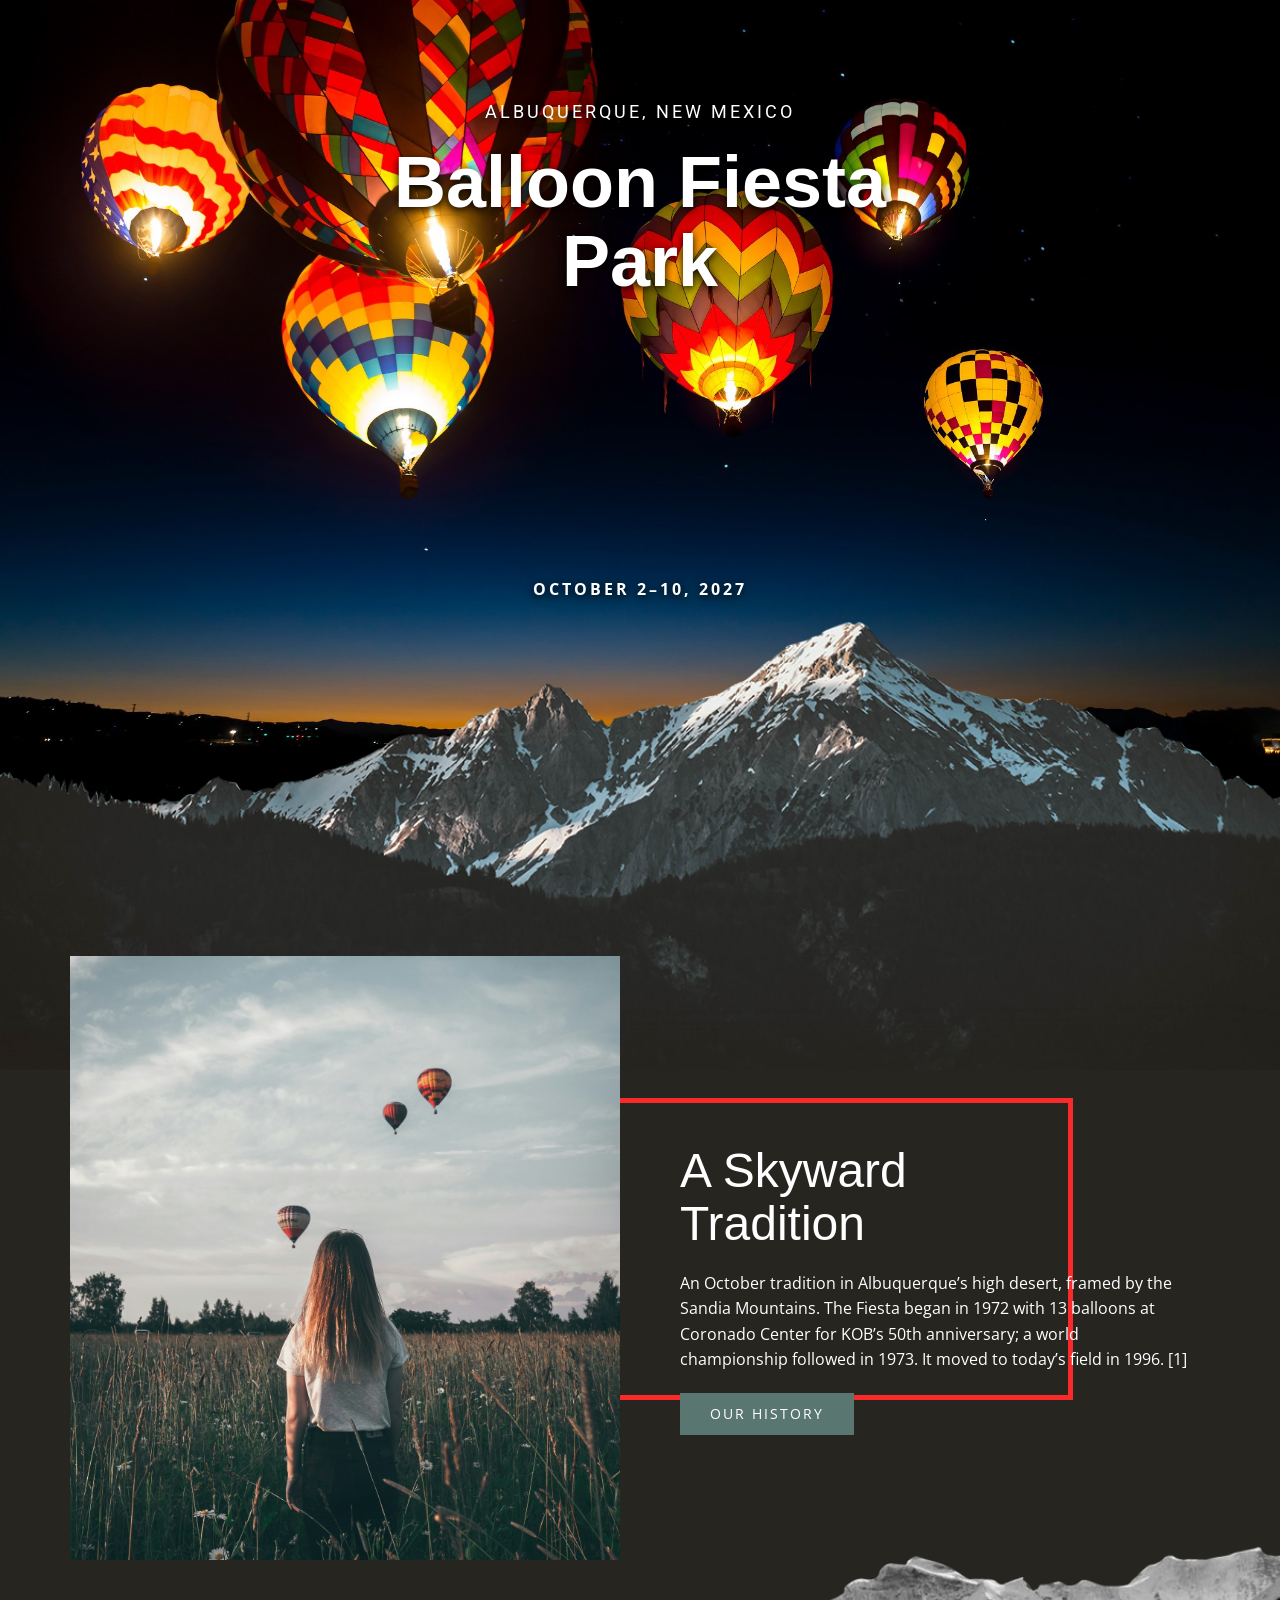
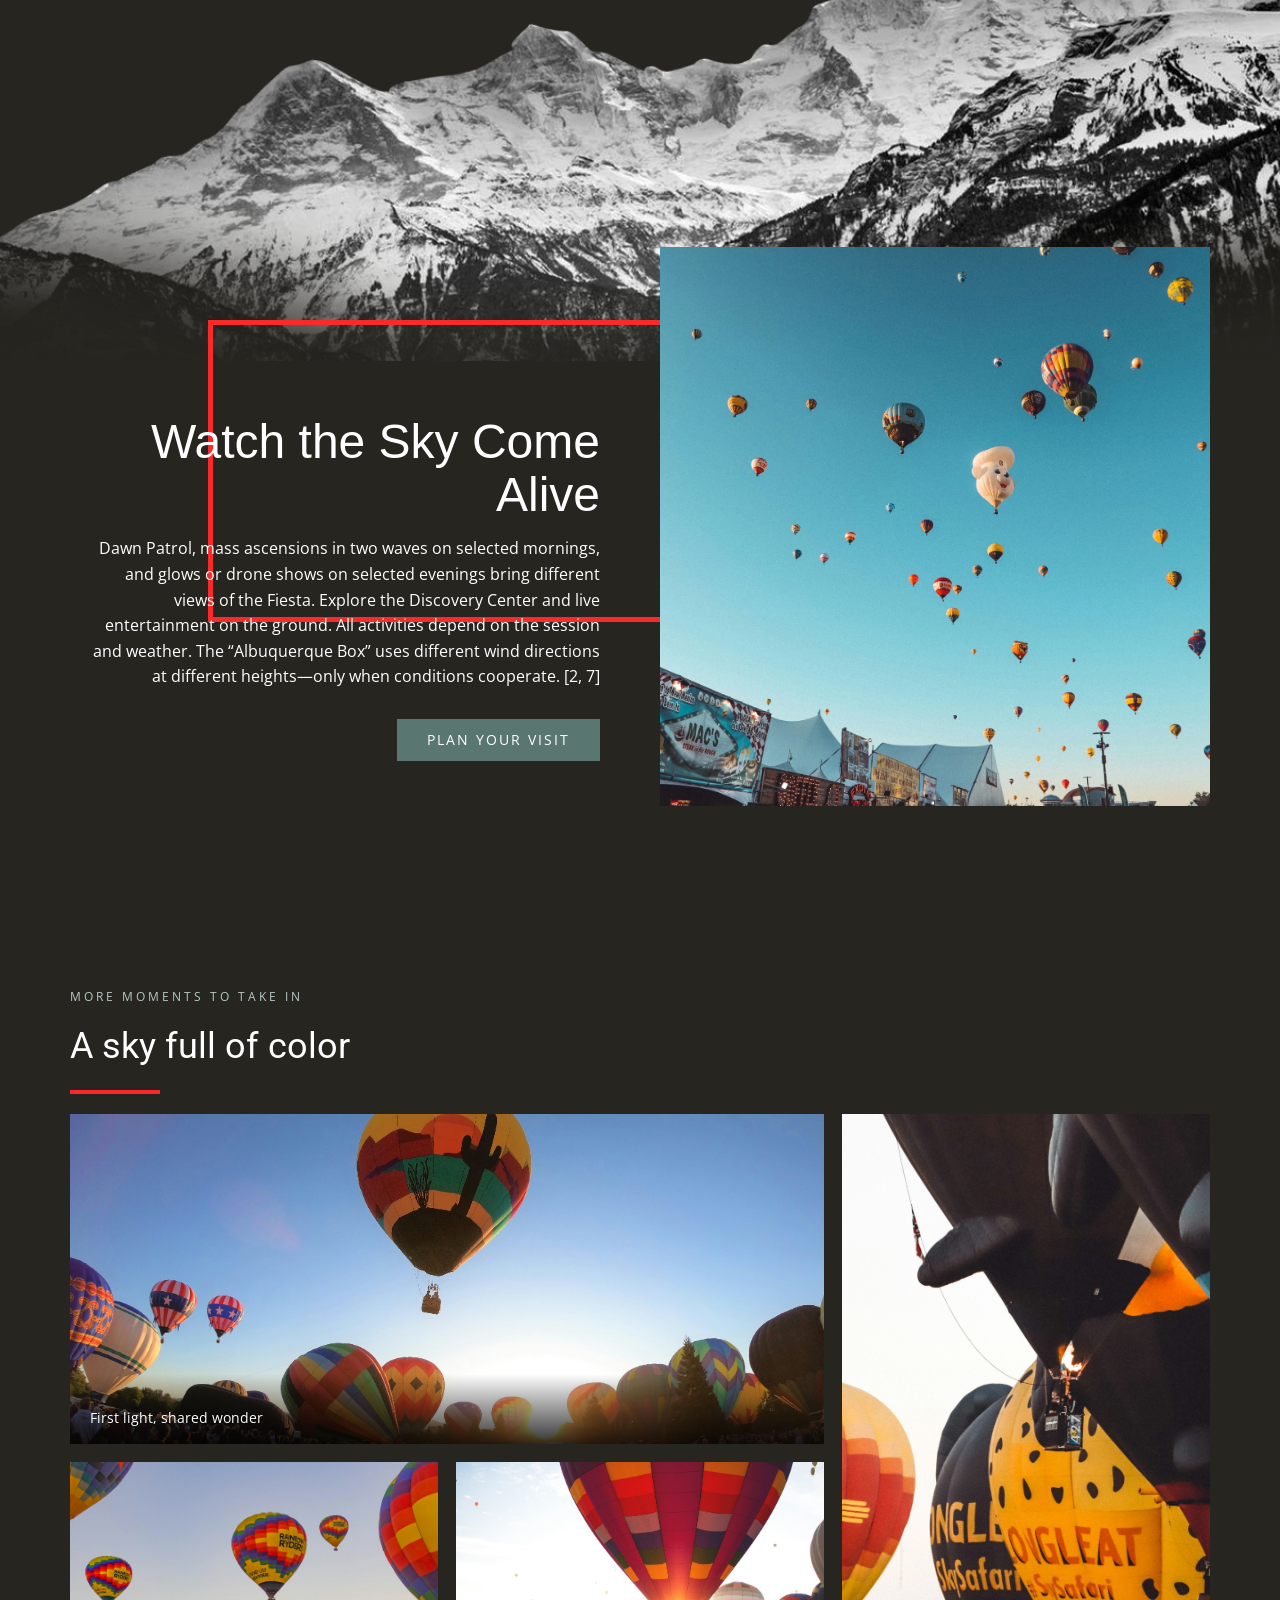
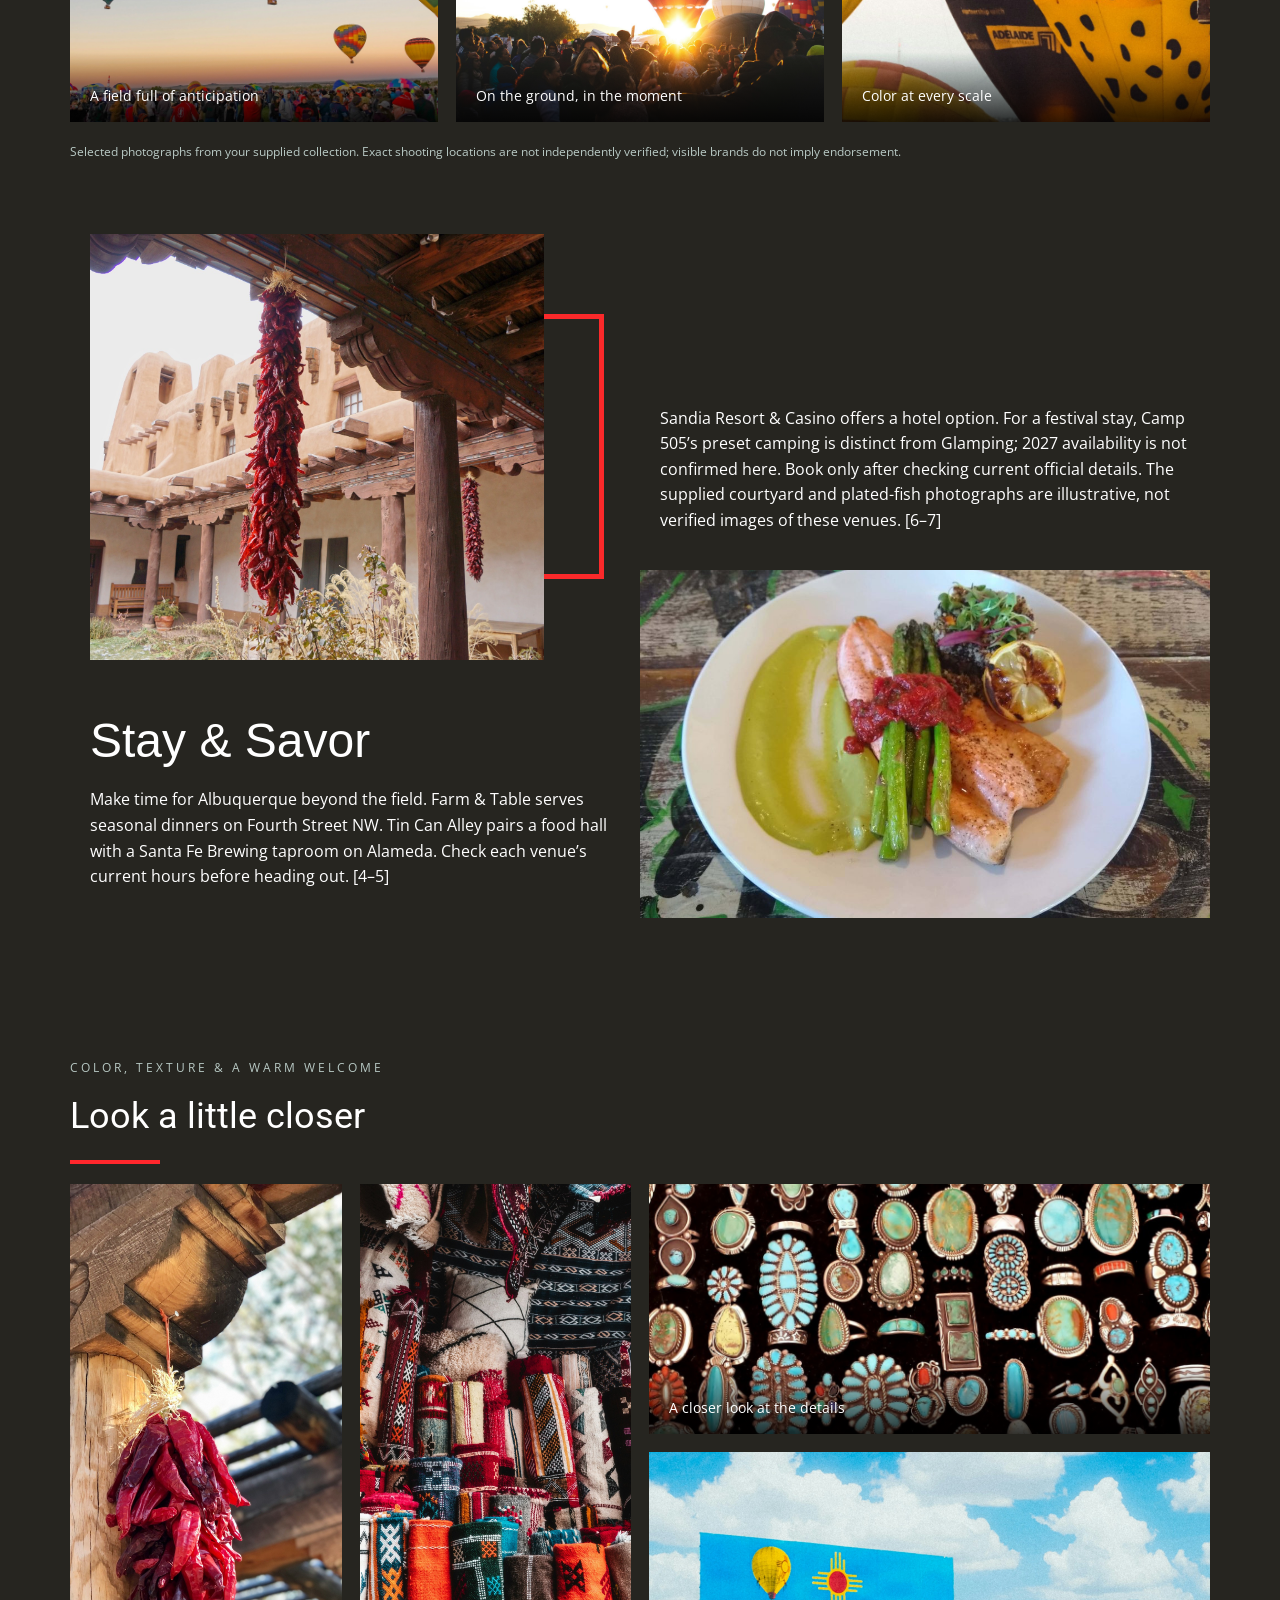
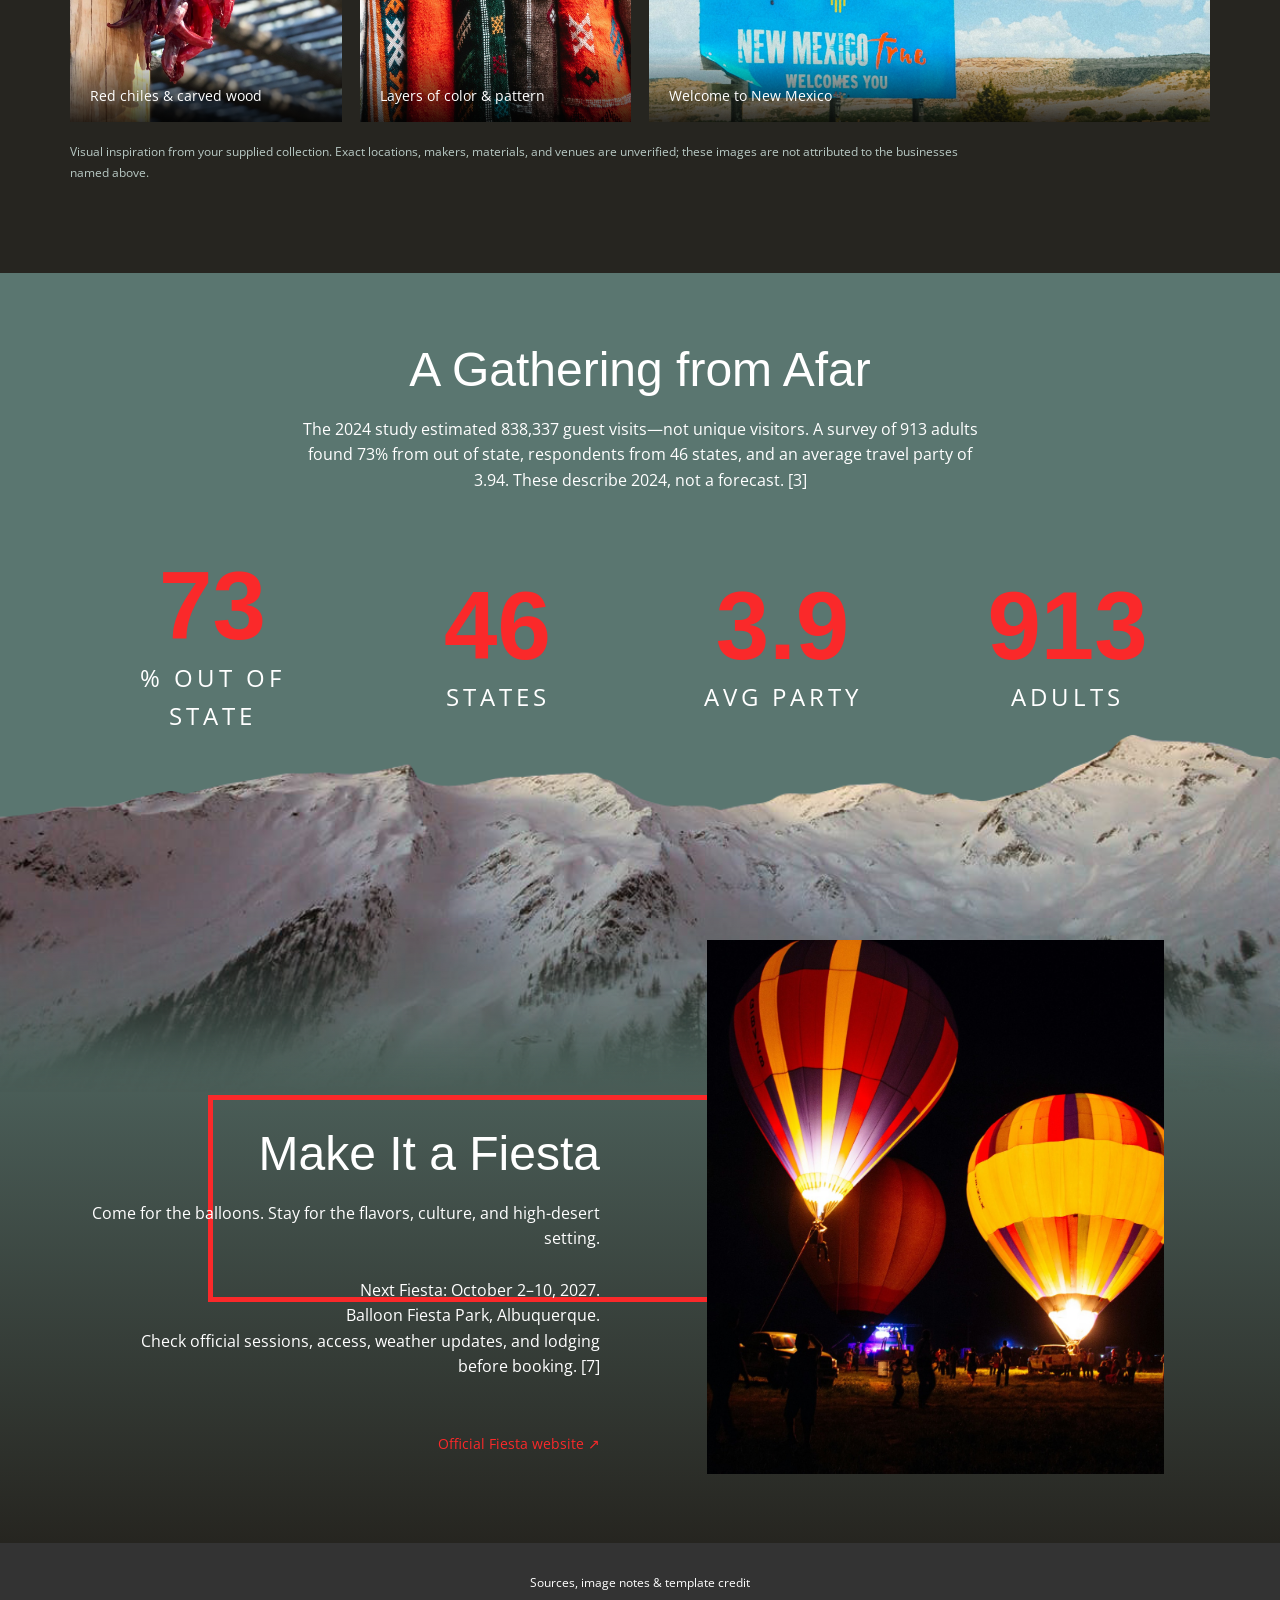
<file: newmexic_v3/index.html>
<!DOCTYPE html>
<html style="font-size: 16px;" lang="en"><head>
    <meta http-equiv="Content-Security-Policy" content="default-src 'self' data:; style-src 'self' 'unsafe-inline'; img-src 'self' data:; font-src 'self'; script-src 'none'; connect-src 'none'; form-action 'none'; base-uri 'none'"><meta name="viewport" content="width=device-width, initial-scale=1.0">
    <meta charset="utf-8">
    <meta name="keywords" content="Balloon Fiesta Park, Albuquerque, New Mexico"><meta name="description" content="">
    <title>Balloon Fiesta Park | Albuquerque, New Mexico</title>
    <link rel="stylesheet" href="assets/nicepage.css" media="screen">
    <link id="u-google-font" rel="stylesheet" href="assets/fonts.css"><style class="u-style">.u-section-2 {background-image: url("assets/hero-night.jpeg"); background-position: 50% 50%}
.u-section-2 .u-sheet-1 {min-height: 805px}
.u-section-2 .u-group-1 {width: 684px; min-height: 262px; height: auto; margin: 70px auto 0}
.u-section-2 .u-text-1 {position: relative; text-transform: uppercase; font-size: 1.125rem; letter-spacing: 3px; margin: 25px 20px 0}
.u-section-2 .u-text-2 {position: relative; font-weight: 700; margin: 20px 20px 25px}
.u-section-2 .u-image-1 {width: 284px; height: 201px; margin: 157px auto 80px 428px} 
@media (max-width: 1199px){ .u-section-2 .u-group-1 {width: 564px}
.u-section-2 .u-text-1 {margin-left: 16px; margin-right: 16px}
.u-section-2 .u-text-2 {margin-left: 16px; margin-right: 16px}
.u-section-2 .u-image-1 {width: 234px; margin-left: 353px} }
@media (max-width: 991px){ .u-section-2 .u-sheet-1 {min-height: 836px}
.u-section-2 .u-group-1 {width: 576px; min-height: 328px; margin-top: 65px; margin-bottom: 0}
.u-section-2 .u-text-1 {margin: 35px 13px 0}
.u-section-2 .u-text-2 {margin-left: 13px; margin-right: 13px; margin-bottom: 35px}
.u-section-2 .u-image-1 {width: 179px; margin-top: 162px; margin-left: 270px} }
@media (max-width: 767px){ .u-section-2 .u-sheet-1 {min-height: 733px}
.u-section-2 .u-group-1 {width: 405px}
.u-section-2 .u-text-1 {margin-left: 9px; margin-right: 9px}
.u-section-2 .u-text-2 {font-size: 3.75rem; margin-left: 9px; margin-right: 9px}
.u-section-2 .u-image-1 {width: 168px; margin-top: 65px; margin-left: auto; margin-bottom: 0} }
@media (max-width: 575px){ .u-section-2 .u-group-1 {width: 340px}
.u-section-2 .u-text-1 {margin-left: 6px; margin-right: 6px}
.u-section-2 .u-text-2 {margin-left: 6px; margin-right: 6px}
.u-section-2 .u-image-1 {width: 141px; margin-bottom: 74px} }</style><style class="u-style">.u-section-3 {background-image: none}
.u-section-3 .u-image-1 {height: 462px; margin-top: -193px; margin-bottom: 0; margin-left: 0; width: 1300px}
.u-section-3 .u-sheet-1 {min-height: 805px; margin: -268px auto 0}
.u-section-3 .u-layout-wrap-1 {margin: 150px auto 52px 0}
.u-section-3 .u-image-2 {background-image: url("assets/watching-balloons.jpg"); min-height: 643px; background-position: 50% 50%}
.u-section-3 .u-shape-1 {width: 453px; height: 302px; margin: 142px auto 60px 550px}
.u-section-3 .u-layout-cell-2 {min-height: 643px}
.u-section-3 .u-container-layout-2 {padding-left: 20px}
.u-section-3 .u-text-1 {font-size: 3rem; margin: 189px 246px 0 0}
.u-section-3 .u-text-2 {position: relative; margin: 20px 20px 0 0}
.u-section-3 .u-btn-1 {position: relative; background-image: none; text-transform: uppercase; font-size: 0.875rem; letter-spacing: 2px; margin: 20px auto 125px 0} 
@media (max-width: 1199px){ .u-section-3 .u-image-1 {margin-left: initial; width: auto}
.u-section-3 .u-layout-wrap-1 {margin-right: initial; margin-left: initial}
.u-section-3 .u-image-2 {min-height: 665px}
.u-section-3 .u-shape-1 {margin-left: 454px}
.u-section-3 .u-layout-cell-2 {min-height: 665px}
.u-section-3 .u-container-layout-2 {padding-left: 16px}
.u-section-3 .u-text-1 {width: auto; margin-right: 113px; margin-bottom: 0; margin-left: 0}
.u-section-3 .u-text-2 {margin-right: 16px; margin-bottom: 0; margin-left: 0} }
@media (max-width: 991px){ .u-section-3 .u-image-2 {min-height: 767px}
.u-section-3 .u-shape-1 {width: 350px; margin-top: 141px; margin-bottom: 75px; margin-left: 340px}
.u-section-3 .u-layout-cell-2 {min-height: 767px}
.u-section-3 .u-container-layout-2 {padding-left: 13px}
.u-section-3 .u-text-1 {margin-right: 155px; width: 172px}
.u-section-3 .u-text-2 {margin-right: 13px} }
@media (max-width: 767px){ .u-section-3 .u-sheet-1 {min-height: 1481px; margin-bottom: 0}
.u-section-3 .u-layout-wrap-1 {margin-bottom: 0; margin-right: initial; margin-left: initial}
.u-section-3 .u-shape-1 {margin-top: 594px; margin-bottom: -169px; margin-left: -59px}
.u-section-3 .u-layout-cell-2 {min-height: 572px}
.u-section-3 .u-container-layout-2 {padding-left: 9px}
.u-section-3 .u-text-1 {margin-right: 117px; width: 414px}
.u-section-3 .u-text-2 {margin-right: 9px}
.u-section-3 .u-btn-1 {margin-bottom: 0; margin-left: 0} }
@media (max-width: 575px){ .u-section-3 .u-image-1 {height: 335px; margin-bottom: 0; width: auto; margin-left: initial}
.u-section-3 .u-sheet-1 {min-height: 1411px; margin-top: -142px}
.u-section-3 .u-layout-wrap-1 {margin-top: 40px; margin-right: initial; margin-left: initial}
.u-section-3 .u-image-2 {min-height: 657px}
.u-section-3 .u-shape-1 {margin-top: 478px; margin-bottom: -163px; margin-left: -50px}
.u-section-3 .u-layout-cell-2 {min-height: 642px}
.u-section-3 .u-container-layout-2 {padding-left: 6px}
.u-section-3 .u-text-1 {margin-right: 73px; width: 261px}
.u-section-3 .u-text-2 {margin-right: 6px} }</style><style class="u-style">.u-section-4 {background-image: none}
.u-section-4 .u-image-1 {height: 427px; margin-top: -74px; margin-bottom: 0; width: 1300px; margin-left: 0}
.u-section-4 .u-sheet-1 {min-height: 899px; margin: -352px auto 0}
.u-section-4 .u-layout-wrap-1 {margin: 234px auto 0 0}
.u-section-4 .u-layout-cell-1 {min-height: 599px}
.u-section-4 .u-container-layout-1 {padding-left: 20px; padding-right: 20px}
.u-section-4 .u-shape-1 {width: 453px; height: 302px; margin: 73px auto 0 118px}
.u-section-4 .u-text-1 {position: relative; margin: -86px 0 0}
.u-section-4 .u-text-2 {position: relative; font-size: 3rem; margin: -274px 0 0}
.u-section-4 .u-btn-1 {background-image: none; text-transform: uppercase; font-size: 0.875rem; letter-spacing: 2px; margin: 197px 0 0 auto}
.u-section-4 .u-image-2 {background-image: url("assets/balloon-sky.jpg"); min-height: 599px; background-position: 50% 50%} 
@media (max-width: 1199px){ .u-section-4 .u-image-1 {height: 462px; margin-top: -193px; margin-left: initial; width: auto}
.u-section-4 .u-sheet-1 {min-height: 805px; margin-top: -268px}
.u-section-4 .u-layout-wrap-1 {margin-top: 150px; margin-right: initial; margin-left: initial}
.u-section-4 .u-layout-cell-1 {background-position: 50% 50%}
.u-section-4 .u-container-layout-1 {padding-left: 16px; padding-right: 16px}
.u-section-4 .u-shape-1 {margin-left: 97px}
.u-section-4 .u-text-1 {margin: -109px 0 0}
.u-section-4 .u-text-2 {padding-left: 16px; padding-right: 16px; font-size: 2.25rem; margin: -310px 0 0}
.u-section-4 .u-btn-1 {position: relative; text-transform: none; font-size: 1rem; letter-spacing: normal; margin-top: 256px; margin-right: 0; margin-bottom: 24px}
.u-section-4 .u-image-2 {position: relative}
.u-section-4 .u-container-layout-2 {position: relative} }
@media (max-width: 991px){ .u-section-4 .u-sheet-1 {min-height: 870px; margin-bottom: 0}
.u-section-4 .u-layout-wrap-1 {margin-bottom: 63px; margin-right: initial; margin-left: initial}
.u-section-4 .u-layout-cell-1 {min-height: 688px}
.u-section-4 .u-container-layout-1 {padding-left: 13px; padding-right: 13px}
.u-section-4 .u-shape-1 {margin-left: 74px}
.u-section-4 .u-text-2 {padding-left: 13px; padding-right: 13px; margin-top: -398px}
.u-section-4 .u-btn-1 {margin-top: 344px}
.u-section-4 .u-image-2 {min-height: 688px} }
@media (max-width: 767px){ .u-section-4 .u-layout-cell-1 {min-height: 537px}
.u-section-4 .u-container-layout-1 {padding-left: 9px; padding-right: 9px}
.u-section-4 .u-shape-1 {margin-top: 402px; margin-bottom: 0; margin-left: 128px}
.u-section-4 .u-text-1 {margin-top: -576px}
.u-section-4 .u-text-2 {padding-left: 9px; padding-right: 9px; margin-top: -260px}
.u-section-4 .u-btn-1 {margin-top: 214px; margin-bottom: 0}
.u-section-4 .u-image-2 {min-height: 839px} }
@media (max-width: 575px){ .u-section-4 .u-container-layout-1 {padding-left: 0; padding-right: 0}
.u-section-4 .u-shape-1 {width: 349px; margin-left: 41px}
.u-section-4 .u-text-1 {margin-left: 6px; margin-right: 6px}
.u-section-4 .u-text-2 {padding-left: 6px; padding-right: 6px; width: auto; margin-top: -391px; margin-left: 12px}
.u-section-4 .u-btn-1 {margin-top: 345px; margin-right: 6px; margin-bottom: 3px} }</style><style class="u-style">.u-section-5 {background-image: none}
.u-section-5 .u-sheet-1 {min-height: 735px}
.u-section-5 .u-layout-wrap-1 {margin: 103px auto 87px 0}
.u-section-5 .u-layout-cell-1 {min-height: 529px}
.u-section-5 .u-container-layout-1 {padding-left: 20px; padding-right: 20px}
.u-section-5 .u-shape-1 {width: 285px; height: 265px; margin: -72px 16px 0 auto}
.u-section-5 .u-image-1 {width: 454px; height: 426px; margin: -345px auto 0 0}
.u-section-5 .u-text-1 {position: relative; font-size: 3rem; margin: 55px 0 0}
.u-section-5 .u-text-2 {position: relative; margin: 20px 0 4px}
.u-section-5 .u-layout-cell-2 {background-image: none; min-height: 529px}
.u-section-5 .u-text-3 {margin: 20px 20px 0}
.u-section-5 .u-image-2 {height: 348px; width: 570px; margin: 36px auto 0} 
@media (max-width: 1199px){ .u-section-5 .u-layout-wrap-1 {margin-right: initial; margin-left: initial}
.u-section-5 .u-container-layout-1 {padding-left: 16px; padding-right: 16px}
.u-section-5 .u-shape-1 {margin-right: 13px}
.u-section-5 .u-image-1 {width: 374px}
.u-section-5 .u-text-3 {margin-left: 16px; margin-right: 16px}
.u-section-5 .u-image-2 {width: 470px} }
@media (max-width: 991px){ .u-section-5 .u-container-layout-1 {padding-left: 13px; padding-right: 13px}
.u-section-5 .u-shape-1 {margin-right: 10px}
.u-section-5 .u-image-1 {width: 287px}
.u-section-5 .u-text-3 {margin-left: 13px; margin-right: 13px}
.u-section-5 .u-image-2 {width: 360px} }
@media (max-width: 767px){ .u-section-5 .u-container-layout-1 {padding-left: 9px; padding-right: 9px}
.u-section-5 .u-shape-1 {margin-right: 8px; margin-bottom: 0}
.u-section-5 .u-image-1 {width: 421px; margin-bottom: 0; margin-left: 0}
.u-section-5 .u-text-1 {margin-left: 0; margin-right: 0; margin-bottom: 0}
.u-section-5 .u-text-2 {margin-left: 0; margin-right: 0}
.u-section-5 .u-text-3 {margin-left: 9px; margin-right: 9px; margin-bottom: 0}
.u-section-5 .u-image-2 {width: 439px; margin-right: 0; margin-bottom: 0} }
@media (max-width: 575px){ .u-section-5 .u-container-layout-1 {padding-left: 6px; padding-right: 6px}
.u-section-5 .u-shape-1 {margin-right: 5px}
.u-section-5 .u-image-1 {width: 226px}
.u-section-5 .u-text-3 {margin-left: 6px; margin-right: 6px}
.u-section-5 .u-image-2 {width: 283px} }</style><style class="u-style">.u-section-6 {background-image: none}
.u-section-6 .u-sheet-1 {min-height: 615px}
.u-section-6 .u-group-1 {min-height: 126px; width: 800px; margin: 56px auto 0}
.u-section-6 .u-container-layout-1 {padding-left: 60px; padding-right: 60px}
.u-section-6 .u-text-1 {font-size: 3rem; margin: 15px 0 0}
.u-section-6 .u-text-2 {margin: 20px 0 15px}
.u-section-6 .u-layout-wrap-1 {margin: 16px 0 0}
.u-section-6 .u-layout-cell-1 {min-height: 239px}
.u-section-6 .u-container-layout-2 {padding-left: 30px; padding-right: 30px}
.u-section-6 .u-text-3 {font-weight: 700; font-size: 6rem; margin: 25px 0 0}
.u-section-6 .u-text-4 {text-transform: uppercase; letter-spacing: 4px; font-size: 1.5rem; width: 225px; margin: 0 auto 25px}
.u-section-6 .u-layout-cell-2 {min-height: 239px; background-image: none}
.u-section-6 .u-container-layout-3 {padding-left: 30px; padding-right: 30px}
.u-section-6 .u-text-5 {font-weight: 700; font-size: 6rem; margin: 25px 0 0}
.u-section-6 .u-text-6 {text-transform: uppercase; letter-spacing: 4px; font-size: 1.5rem; width: 225px; margin: 0 auto 25px}
.u-section-6 .u-layout-cell-3 {min-height: 239px; background-image: none}
.u-section-6 .u-container-layout-4 {padding-left: 30px; padding-right: 30px}
.u-section-6 .u-text-7 {font-weight: 700; font-size: 6rem; margin: 25px 0 0}
.u-section-6 .u-text-8 {text-transform: uppercase; letter-spacing: 4px; font-size: 1.5rem; width: 225px; margin: 0 auto 25px}
.u-section-6 .u-layout-cell-4 {min-height: 239px; background-image: none}
.u-section-6 .u-container-layout-5 {padding-left: 30px; padding-right: 30px}
.u-section-6 .u-text-9 {font-weight: 700; font-size: 6rem; margin: 48px 0 0}
.u-section-6 .u-text-10 {text-transform: uppercase; letter-spacing: 4px; font-size: 1.5rem; width: 225px; margin: 0 auto 48px} 
@media (max-width: 1199px){ .u-section-6 .u-group-1 {width: 660px}
.u-section-6 .u-container-layout-1 {padding-left: 49px; padding-right: 49px}
.u-section-6 .u-layout-wrap-1 {margin-right: initial; margin-left: initial}
.u-section-6 .u-container-layout-2 {padding-left: 25px; padding-right: 25px}
.u-section-6 .u-text-4 {font-size: 1.25rem; width: 186px; margin-top: 0}
.u-section-6 .u-container-layout-3 {padding-left: 25px; padding-right: 25px}
.u-section-6 .u-text-6 {font-size: 1.25rem; width: 186px; margin-top: 0}
.u-section-6 .u-container-layout-4 {padding-left: 25px; padding-right: 25px}
.u-section-6 .u-text-8 {font-size: 1.25rem; width: 186px; margin-top: 0}
.u-section-6 .u-container-layout-5 {padding-left: 25px; padding-right: 25px}
.u-section-6 .u-text-9 {margin-top: 51px}
.u-section-6 .u-text-10 {font-size: 1.25rem; width: 186px; margin-bottom: 51px} }
@media (max-width: 991px){ .u-section-6 .u-sheet-1 {min-height: 829px}
.u-section-6 .u-group-1 {min-height: 279px; width: 613px; height: auto; margin-top: 54px; margin-bottom: 0}
.u-section-6 .u-container-layout-1 {padding-left: 38px; padding-right: 38px}
.u-section-6 .u-text-1 {margin: 30px 0 0}
.u-section-6 .u-text-2 {margin-left: 0; margin-right: 0; margin-bottom: 30px}
.u-section-6 .u-layout-wrap-1 {margin-top: 18px; margin-bottom: 0; margin-right: initial; margin-left: initial}
.u-section-6 .u-container-layout-2 {padding-left: 19px; padding-right: 19px}
.u-section-6 .u-text-3 {margin-left: 0; margin-right: 0; margin-bottom: 0}
.u-section-6 .u-text-4 {width: 142px}
.u-section-6 .u-container-layout-3 {padding-left: 0; padding-right: 0}
.u-section-6 .u-text-5 {margin-left: 19px; margin-right: 19px; margin-bottom: 0}
.u-section-6 .u-text-6 {width: 200px}
.u-section-6 .u-container-layout-4 {padding-left: 0; padding-right: 0}
.u-section-6 .u-text-7 {margin-left: 19px; margin-right: 19px; margin-bottom: 0}
.u-section-6 .u-text-8 {width: 170px}
.u-section-6 .u-container-layout-5 {padding-left: 0; padding-right: 0}
.u-section-6 .u-text-9 {margin-left: 19px; margin-right: 19px}
.u-section-6 .u-text-10 {width: 322px; margin-left: 19px; margin-right: 19px} }
@media (max-width: 767px){ .u-section-6 .u-group-1 {width: 474px}
.u-section-6 .u-container-layout-1 {padding-left: 28px; padding-right: 28px}
.u-section-6 .u-container-layout-2 {padding-left: 14px; padding-right: 14px}
.u-section-6 .u-text-4 {width: 133px}
.u-section-6 .u-text-5 {margin-left: 14px; margin-right: 14px}
.u-section-6 .u-text-6 {width: 182px}
.u-section-6 .u-text-7 {margin-left: 14px; margin-right: 14px}
.u-section-6 .u-text-8 {width: 168px}
.u-section-6 .u-text-9 {margin-left: 14px; margin-right: 14px}
.u-section-6 .u-text-10 {width: 133px; margin-left: auto; margin-right: auto} }
@media (max-width: 575px){ .u-section-6 .u-group-1 {width: 340px}
.u-section-6 .u-container-layout-1 {padding-left: 18px; padding-right: 18px}
.u-section-6 .u-container-layout-2 {padding-left: 9px; padding-right: 9px}
.u-section-6 .u-text-4 {width: 112px}
.u-section-6 .u-text-5 {margin-left: 9px; margin-right: 9px}
.u-section-6 .u-text-6 {width: 191px}
.u-section-6 .u-text-7 {margin-left: 9px; margin-right: 9px}
.u-section-6 .u-text-8 {width: 172px}
.u-section-6 .u-text-9 {margin-top: 25px; margin-left: 9px; margin-right: 9px}
.u-section-6 .u-text-10 {width: 112px; margin-bottom: 25px} }</style><style class="u-style">.u-section-7 {background-image: linear-gradient(#5a7670, #262520)}
.u-section-7 .u-image-1 {height: 373px; margin-top: -166px; margin-bottom: 0; margin-left: 0; width: 1300px}
.u-section-7 .u-sheet-1 {min-height: 655px; margin: -207px auto 0}
.u-section-7 .u-layout-wrap-1 {margin: 173px auto 0 0}
.u-section-7 .u-layout-cell-1 {min-height: 453px}
.u-section-7 .u-container-layout-1 {padding-left: 20px; padding-right: 20px}
.u-section-7 .u-shape-1 {width: 499px; height: 207px; margin: 34px auto 0 118px}
.u-section-7 .u-text-1 {position: relative; font-size: 3rem; margin: -174px 0 0}
.u-section-7 .u-text-2 {position: relative; margin: 20px 0 0}
.u-section-7 .u-social-icons-1 {white-space: nowrap; height: 25px; min-height: 16px; width: 166px; min-width: 120px; margin: 33px 0 66px auto}
.u-section-7 .u-icon-1 {height: 100%}
.u-section-7 .u-icon-2 {height: 100%}
.u-section-7 .u-icon-3 {height: 100%}
.u-section-7 .u-icon-4 {height: 100%}
.u-section-7 .u-icon-5 {height: 100%}
.u-section-7 .u-layout-cell-2 {min-height: 453px}
.u-section-7 .u-image-2 {width: 457px; height: 534px; margin: -121px auto 0} 
@media (max-width: 1199px){ .u-section-7 .u-image-1 {margin-left: initial; width: auto}
.u-section-7 .u-layout-wrap-1 {margin-right: initial; margin-left: initial}
.u-section-7 .u-container-layout-1 {padding-left: 16px; padding-right: 16px}
.u-section-7 .u-shape-1 {margin-left: 97px}
.u-section-7 .u-image-2 {width: 377px} }
@media (max-width: 991px){ .u-section-7 .u-image-1 {height: 264px; margin-top: -57px; margin-bottom: 0; width: auto; margin-left: initial}
.u-section-7 .u-container-layout-1 {padding-left: 13px; padding-right: 13px}
.u-section-7 .u-shape-1 {margin-left: 74px}
.u-section-7 .u-image-2 {width: 289px; height: 453px; margin-top: -40px; margin-bottom: 0} }
@media (max-width: 767px){ .u-section-7 .u-container-layout-1 {padding-left: 9px; padding-right: 9px}
.u-section-7 .u-shape-1 {margin-top: 380px; margin-left: 82px}
.u-section-7 .u-text-1 {margin-top: -520px; margin-left: 0; margin-right: 0}
.u-section-7 .u-image-2 {width: 405px; margin-right: 0} }
@media (max-width: 575px){ .u-section-7 .u-image-1 {height: 158px; width: auto; margin-left: initial}
.u-section-7 .u-sheet-1 {min-height: 920px; margin-top: -101px}
.u-section-7 .u-layout-wrap-1 {margin-top: 54px; margin-bottom: 0; margin-right: initial; margin-left: initial}
.u-section-7 .u-container-layout-1 {padding-left: 6px; padding-right: 6px}
.u-section-7 .u-shape-1 {width: 349px; margin-top: 380px; margin-left: 35px}
.u-section-7 .u-image-2 {width: 262px; height: 387px; margin-bottom: 66px} }</style><meta name="theme-color" content="#262520"><style>/* Content-only legibility overrides; original template geometry retained. */
.u-section-2 .u-group-1{color:#fff;text-shadow:0 2px 8px #000;}
.fiesta-brand{display:flex;align-items:center;justify-content:center;text-align:center;color:#fff;font-weight:700;letter-spacing:3px;text-shadow:0 2px 8px #000;}
.u-section-7 .u-text-2{white-space:pre-line;}
.u-social-icons-1{white-space:normal!important;}
.u-backlink details{max-width:1100px;margin:14px auto;padding:0 20px;text-align:left;font-size:12px;line-height:1.6;}
.u-backlink summary{cursor:pointer;text-align:center;}
.u-backlink a{color:inherit;}
</style><style>/* Clip inherited decorative overflow without changing layout. */
@media(max-width:575px){html,body{overflow-x:clip;}}
</style><style>
/* V2 editorial galleries: additional supplied images, no change to originals. */
.fiesta-editorial{display:flow-root;background:#262520;color:#fff;padding:55px 0 100px;position:relative;}
.fiesta-inner{width:calc(100% - 60px);max-width:1140px;margin:0 auto;}
.fiesta-kicker{font-size:12px;letter-spacing:3px;color:#b8c9c4;margin:0 0 16px;}
.fiesta-gallery-title{font-size:48px;font-weight:400;line-height:1.1;margin:0 0 34px;max-width:700px;}
.fiesta-gallery-title:after{content:"";display:block;width:90px;height:4px;background:#ff272c;margin-top:24px;}
.fiesta-grid{display:grid;grid-template-columns:repeat(12,minmax(0,1fr));gap:18px;}
.fiesta-photo{margin:0;position:relative;overflow:hidden;min-width:0;background:#17221f;}
.fiesta-photo img{display:block;width:100%;height:100%;object-fit:cover;}
.fiesta-photo figcaption{position:absolute;bottom:0;left:0;right:0;padding:34px 20px 17px;background:linear-gradient(transparent,rgba(0,0,0,.8));font-size:14px;line-height:1.4;color:#fff;}
.balloon-mosaic .fiesta-grid{grid-template-rows:330px 260px;}
.balloon-mosaic .photo-1{grid-column:1/9;grid-row:1;}
.balloon-mosaic .photo-2{grid-column:9/13;grid-row:1/3;}
.balloon-mosaic .photo-3{grid-column:1/5;grid-row:2;}
.balloon-mosaic .photo-4{grid-column:5/9;grid-row:2;}
.culture-mosaic{padding-top:20px;padding-bottom:70px;}
.culture-mosaic .fiesta-grid{grid-template-rows:250px 270px;}
.culture-mosaic .photo-1{grid-column:1/4;grid-row:1/3;}
.culture-mosaic .photo-2{grid-column:4/7;grid-row:1/3;}
.culture-mosaic .photo-3{grid-column:7/13;grid-row:1;}
.culture-mosaic .photo-4{grid-column:7/13;grid-row:2;}
.culture-mosaic .photo-4 img{object-position:50% 54%!important;}
.fiesta-photo-note{font-size:12px;line-height:1.7;color:#b8c9c4;max-width:900px;margin:20px 0 0;}
@media(max-width:991px){.fiesta-gallery-title{font-size:40px;}.fiesta-inner{width:calc(100% - 48px);}.balloon-mosaic .fiesta-grid{grid-template-rows:270px 220px;}.culture-mosaic .fiesta-grid{grid-template-rows:220px 240px;}}
@media(max-width:767px){.fiesta-editorial{padding:40px 0 85px;}.fiesta-inner{width:calc(100% - 36px);}.fiesta-gallery-title{font-size:36px;margin-bottom:24px;}.fiesta-grid{grid-template-columns:repeat(2,minmax(0,1fr));gap:12px;}.balloon-mosaic .fiesta-grid,.culture-mosaic .fiesta-grid{grid-template-rows:none;grid-auto-rows:240px;}.balloon-mosaic .photo-1{grid-column:1/3;grid-row:auto;}.balloon-mosaic .photo-2,.balloon-mosaic .photo-3,.balloon-mosaic .photo-4,.culture-mosaic .photo-1,.culture-mosaic .photo-2,.culture-mosaic .photo-3,.culture-mosaic .photo-4{grid-column:auto;grid-row:auto;}.balloon-mosaic .photo-4{grid-column:1/3;}.culture-mosaic .photo-3,.culture-mosaic .photo-4{grid-column:1/3;}.culture-mosaic .photo-4 img{object-fit:contain;}.fiesta-photo figcaption{font-size:12px;padding:30px 12px 12px;}.culture-mosaic{padding-top:0;padding-bottom:55px;}}
@media(max-width:374px){.fiesta-grid{display:block;}.fiesta-photo{height:280px;margin-bottom:12px;}.fiesta-photo.photo-1{height:260px;}}
</style></head>
<body class="u-body">
    <section class="u-clearfix u-image u-section-2" id="sec-3bb2" aria-label="Supplied photograph of illuminated balloons at night."><div class="u-clearfix u-sheet u-sheet-1">
            <div class="u-align-center u-container-style u-group u-group-1">
                <div class="u-container-layout u-valign-middle">
                    <h4 class="u-text u-text-1">Albuquerque, New Mexico</h4>
                    <h1 class="u-custom-font u-font-trebuchet-ms u-text u-title u-text-2">Balloon Fiesta Park</h1>
                </div>
            </div><div class="u-image u-image-contain u-image-default u-image-1 fiesta-brand">OCTOBER 2–10, 2027</div></div></section>
    <section class="u-clearfix u-palette-1-base u-section-3" id="carousel_1698"><img src="assets/backgroundbackgroundimagebluesky1054218.png" alt="" class="u-expanded-width u-image u-image-contain u-image-default u-image-1"><div class="u-clearfix u-sheet u-sheet-1">
            <div class="u-clearfix u-expanded-width u-gutter-40 u-layout-wrap u-layout-wrap-1">
                <div class="u-layout">
                    <div class="u-layout-row">
                        <div class="u-container-style u-image u-layout-cell u-left-cell u-size-30 u-image-2" aria-label="Person watching balloons above a meadow; exact location unverified.">
                            <div class="u-container-layout">
                                <div class="u-border-5 u-border-palette-2-base u-shape u-shape-left u-shape-1"></div>
                            </div>
                        </div>
                        <div class="u-container-style u-layout-cell u-right-cell u-size-30 u-layout-cell-2">
                            <div class="u-container-layout u-container-layout-2">
                                <h2 class="u-custom-font u-font-trebuchet-ms u-text u-text-1">A Skyward Tradition</h2>
                                <p class="u-text u-text-2">An October tradition in Albuquerque’s high desert, framed by the Sandia Mountains. The Fiesta began in 1972 with 13 balloons at Coronado Center for KOB’s 50th anniversary; a world championship followed in 1973. It moved to today’s field in 1996. [1]</p><a href="https://www.balloonfiesta.com/about-us/history/" class="u-btn u-button-style u-palette-3-base u-btn-1">Our history</a></div>
                        </div>
                    </div>
                </div>
            </div>
        </div></section>
    <section class="u-clearfix u-palette-1-base u-section-4" id="carousel_9ec6"><img src="assets/pexelsphoto355747.png" alt="" class="u-expanded-width u-image u-image-contain u-image-default u-image-1"><div class="u-clearfix u-sheet u-sheet-1">
            <div class="u-clearfix u-expanded-width u-gutter-40 u-layout-wrap u-layout-wrap-1">
                <div class="u-layout">
                    <div class="u-layout-row">
                        <div class="u-align-right u-container-style u-layout-cell u-right-cell u-size-30 u-layout-cell-1">
                            <div class="u-container-layout u-container-layout-1">
                                <div class="u-border-5 u-border-palette-2-base u-shape u-shape-right u-shape-1"></div>
                                <p class="u-text u-text-1">Dawn Patrol, mass ascensions in two waves on selected mornings, and glows or drone shows on selected evenings bring different views of the Fiesta. Explore the Discovery Center and live entertainment on the ground. All activities depend on the session and weather. The “Albuquerque Box” uses different wind directions at different heights—only when conditions cooperate. [2, 7]</p>
                                <h2 class="u-custom-font u-font-trebuchet-ms u-text u-text-2">Watch the Sky Come Alive</h2><a href="https://www.balloonfiesta.com/" class="u-btn u-button-style u-palette-3-base u-btn-1">Plan your visit</a></div>
                        </div>
                        <div class="u-container-style u-image u-layout-cell u-left-cell u-size-30 u-image-2" aria-label="Colorful balloons above festival stalls; supplied photograph.">
                            <div class="u-container-layout u-container-layout-2"></div>
                        </div>
                    </div>
                </div>
            </div>
        </div></section>
    <section class="fiesta-editorial balloon-mosaic" aria-label="A sky full of color"><div class="fiesta-inner"><p class="fiesta-kicker">MORE MOMENTS TO TAKE IN</p><h2 class="u-font-trebuchet-ms fiesta-gallery-title">A sky full of color</h2><div class="fiesta-grid"><figure class="fiesta-photo photo-1"><img src="assets/sunrise-field.jpg" alt="Balloons and a crowd in the early light" style="object-position:50% 50%" loading="eager"><figcaption>First light, shared wonder</figcaption></figure><figure class="fiesta-photo photo-2"><img src="assets/balloon-detail.jpg" alt="Colorful patterned balloons viewed close up" style="object-position:50% 50%" loading="eager"><figcaption>Color at every scale</figcaption></figure><figure class="fiesta-photo photo-3"><img src="assets/festival-field.jpg" alt="Rainbow Ryders balloons above a large crowd" style="object-position:50% 50%" loading="eager"><figcaption>A field full of anticipation</figcaption></figure><figure class="fiesta-photo photo-4"><img src="assets/balloon-crowd.jpg" alt="A balloon above spectators in strong sunlight" style="object-position:50% 50%" loading="eager"><figcaption>On the ground, in the moment</figcaption></figure></div><p class="fiesta-photo-note">Selected photographs from your supplied collection. Exact shooting locations are not independently verified; visible brands do not imply endorsement.</p></div></section><section class="u-clearfix u-palette-1-base u-section-5" id="carousel_d0f3"><div class="u-clearfix u-sheet u-sheet-1">
            <div class="u-clearfix u-expanded-width u-layout-wrap u-layout-wrap-1">
                <div class="u-layout">
                    <div class="u-layout-row">
                        <div class="u-container-style u-expand-resize u-layout-cell u-left-cell u-size-30 u-layout-cell-1">
                            <div class="u-container-layout u-container-layout-1">
                                <div class="u-border-5 u-border-palette-2-base u-shape u-shape-left u-shape-1"></div><img class="u-image u-image-1" src="assets/courtyard.jpeg" alt="Adobe-style courtyard with red chiles; exact location unverified.">
                                <h2 class="u-custom-font u-font-trebuchet-ms u-text u-text-1">Stay &amp; Savor</h2>
                                <p class="u-text u-text-2">Make time for Albuquerque beyond the field. Farm &amp; Table serves seasonal dinners on Fourth Street NW. Tin Can Alley pairs a food hall with a Santa Fe Brewing taproom on Alameda. Check each venue’s current hours before heading out. [4–5]</p>
                            </div>
                        </div>
                        <div class="u-container-style u-layout-cell u-right-cell u-size-30 u-layout-cell-2">
                            <div class="u-container-layout">
                                <p class="u-text u-text-3">Sandia Resort &amp; Casino offers a hotel option. For a festival stay, Camp 505’s preset camping is distinct from Glamping; 2027 availability is not confirmed here. Book only after checking current official details. The supplied courtyard and plated-fish photographs are illustrative, not verified images of these venues. [6–7]</p><img class="u-image u-image-2" src="assets/dining.jpeg" alt="Plated fish with asparagus and lemon; venue unverified."></div>
                        </div>
                    </div>
                </div>
            </div>
        </div></section>
    <section class="fiesta-editorial culture-mosaic" aria-label="Look a little closer"><div class="fiesta-inner"><p class="fiesta-kicker">COLOR, TEXTURE &amp; A WARM WELCOME</p><h2 class="u-font-trebuchet-ms fiesta-gallery-title">Look a little closer</h2><div class="fiesta-grid"><figure class="fiesta-photo photo-1"><img src="assets/red-chiles.jpg" alt="Hanging red chiles on a carved wooden post" style="object-position:50% 45%" loading="eager"><figcaption>Red chiles &amp; carved wood</figcaption></figure><figure class="fiesta-photo photo-2"><img src="assets/textiles.jpg" alt="Display of colorful patterned rugs and textiles" style="object-position:50% 45%" loading="eager"><figcaption>Layers of color &amp; pattern</figcaption></figure><figure class="fiesta-photo photo-3"><img src="assets/jewelry.jpg" alt="Display of turquoise-colored stone jewelry; materials and makers unverified" style="object-position:50% 45%" loading="eager"><figcaption>A closer look at the details</figcaption></figure><figure class="fiesta-photo photo-4"><img src="assets/welcome-sign.jpg" alt="Roadside sign reading New Mexico True Welcomes You" style="object-position:50% 55%" loading="eager"><figcaption>Welcome to New Mexico</figcaption></figure></div><p class="fiesta-photo-note">Visual inspiration from your supplied collection. Exact locations, makers, materials, and venues are unverified; these images are not attributed to the businesses named above.</p></div></section><section class="u-clearfix u-palette-3-base u-section-6" id="sec-96f3"><div class="u-clearfix u-sheet u-sheet-1">
            <div class="u-align-center u-container-style u-group u-group-1">
                <div class="u-container-layout u-valign-middle u-container-layout-1">
                    <h2 class="u-custom-font u-font-trebuchet-ms u-text u-text-1">A Gathering from Afar</h2>
                    <p class="u-text u-text-2">The 2024 study estimated 838,337 guest visits—not unique visitors. A survey of 913 adults found 73% from out of state, respondents from 46 states, and an average travel party of 3.94. These describe 2024, not a forecast. [3]</p>
                </div>
            </div>
            <div class="u-clearfix u-expanded-width u-layout-wrap u-layout-wrap-1">
                <div class="u-layout">
                    <div class="u-layout-row">
                        <div class="u-container-style u-layout-cell u-left-cell u-size-15 u-size-30-md u-layout-cell-1">
                            <div class="u-container-layout u-valign-middle u-container-layout-2">
                                <h1 class="u-align-center u-custom-font u-font-trebuchet-ms u-text u-text-palette-2-base u-title u-text-3">73</h1>
                                <p class="u-align-center u-text u-text-4">% out of state</p>
                            </div>
                        </div>
                        <div class="u-align-center-md u-align-center-sm u-align-center-xs u-container-style u-layout-cell u-size-15 u-size-30-md u-layout-cell-2">
                            <div class="u-container-layout u-valign-middle u-container-layout-3">
                                <h1 class="u-align-center-lg u-align-center-xl u-custom-font u-font-trebuchet-ms u-text u-text-palette-2-base u-title u-text-5">46</h1>
                                <p class="u-align-center-lg u-align-center-xl u-text u-text-6">States</p>
                            </div>
                        </div>
                        <div class="u-align-center-md u-align-center-sm u-align-center-xs u-container-style u-layout-cell u-size-15 u-size-30-md u-layout-cell-3">
                            <div class="u-container-layout u-valign-middle u-container-layout-4">
                                <h1 class="u-align-center-lg u-align-center-xl u-custom-font u-font-trebuchet-ms u-text u-text-palette-2-base u-title u-text-7">3.9</h1>
                                <p class="u-align-center-lg u-align-center-xl u-text u-text-8">Avg party</p>
                            </div>
                        </div>
                        <div class="u-align-center-md u-align-center-sm u-align-center-xs u-container-style u-layout-cell u-right-cell u-size-15 u-size-30-md u-layout-cell-4">
                            <div class="u-container-layout u-valign-middle-lg u-valign-middle-md u-valign-middle-xl u-valign-middle-xs u-container-layout-5">
                                
                                
                            <h1 class="u-align-center-lg u-align-center-xl u-custom-font u-font-trebuchet-ms u-text u-text-palette-2-base u-title u-text-9">913</h1><p class="u-align-center-lg u-align-center-xl u-text u-text-10">Adults</p></div>
                        </div>
                    </div>
                </div>
            </div>
        </div></section>
    <section class="u-clearfix u-gradient u-section-7" id="carousel_6f0f"><img src="assets/pexelsphoto572897.png" alt="" class="u-expanded-width u-image u-image-contain u-image-default u-image-1"><div class="u-clearfix u-sheet u-sheet-1">
            <div class="u-clearfix u-expanded-width u-gutter-40 u-layout-wrap u-layout-wrap-1">
                <div class="u-layout">
                    <div class="u-layout-row">
                        <div class="u-align-right u-container-style u-layout-cell u-left-cell u-size-30 u-layout-cell-1">
                            <div class="u-container-layout u-container-layout-1">
                                
                                
                            <div class="u-border-5 u-border-palette-2-base u-shape u-shape-right u-shape-1"></div><h2 class="u-custom-font u-font-trebuchet-ms u-text u-text-body-alt-color u-text-1">Make It a Fiesta</h2><p class="u-text u-text-body-alt-color u-text-2">Come for the balloons. Stay for the flavors, culture, and high-desert setting.

Next Fiesta: October 2–10, 2027.
Balloon Fiesta Park, Albuquerque.
Check official sessions, access, weather updates, and lodging before booking. [7]</p><div class="u-social-icons u-spacing-10 u-text-palette-2-base u-social-icons-1"><a href="https://www.balloonfiesta.com/" style="font-size:14px; color:inherit;">Official Fiesta website ↗</a></div></div>
                        </div>
                        <div class="u-container-style u-expand-resize u-layout-cell u-right-cell u-size-30 u-layout-cell-2">
                            <div class="u-container-layout"><img class="u-image u-image-2" src="assets/night-glow.jpg" alt="Glowing hot-air balloons and a crowd at night; supplied photograph."></div>
                        </div>
                    </div>
                </div>
            </div>
        </div></section>
<section class="u-backlink u-clearfix u-grey-80">
    <details id="sources"><summary>Sources, image notes &amp; template credit</summary><p>[1] <a href="https://www.balloonfiesta.com/about-us/history/">History</a></p><p>[2] <a href="https://www.balloonfiesta.com/Weather/">Weather and the Albuquerque Box</a></p><p>[3] <a href="https://www.balloonfiesta.com/wp-content/uploads/2025/05/2024_Albuquerque_International_Balloon_Fiesta_Economic_Impact_Study.pdf">2024 Economic Impact Study</a></p><p>[4] <a href="https://farmandtablenm.com/">Farm &amp; Table</a></p><p>[5] <a href="https://www.tincanalleyabq.com/">Tin Can Alley</a></p><p>[6] <a href="https://www.sandiacasino.com/">Sandia Resort &amp; Casino</a></p><p>[7] <a href="https://www.balloonfiesta.com/">Official Balloon Fiesta — dates, sessions &amp; camping</a></p><p>Image notes: All fourteen editorial photographs were supplied by the user. They illustrate ballooning, architecture, and dining; exact locations and venues are not independently verified. Mountain silhouettes are decorative artwork retained from the selected Nicepage template, not identified views of Albuquerque. No AI-generated or newly sourced stock photographs were added.</p><p>Template: Nicepage “All about mountain travel” (24595), adapted as local HTML, not a native Nicepage project. Original attribution retained. Template and supplied-image usage rights must be confirmed before publication. This preview is not affiliated with the Balloon Fiesta. No analytics, forms, or remote scripts are active.</p></details></section></body></html>
</file>
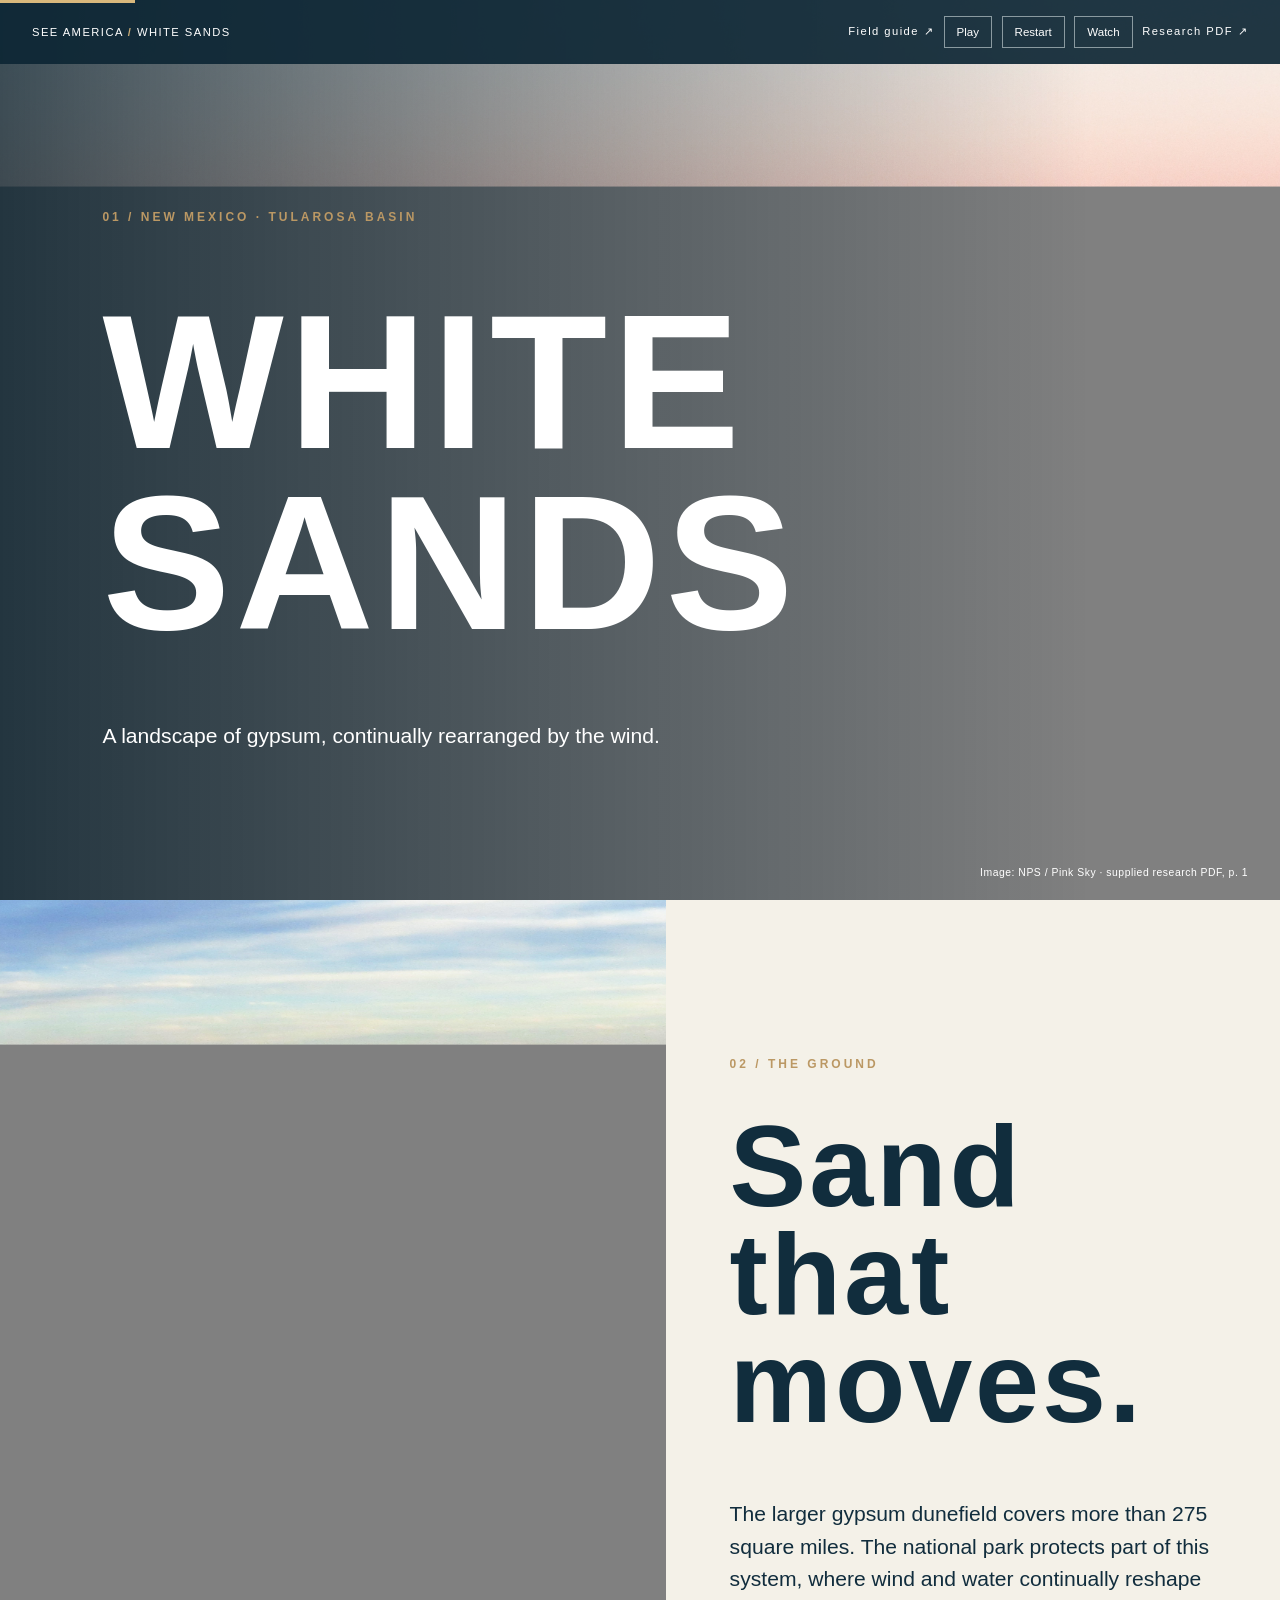
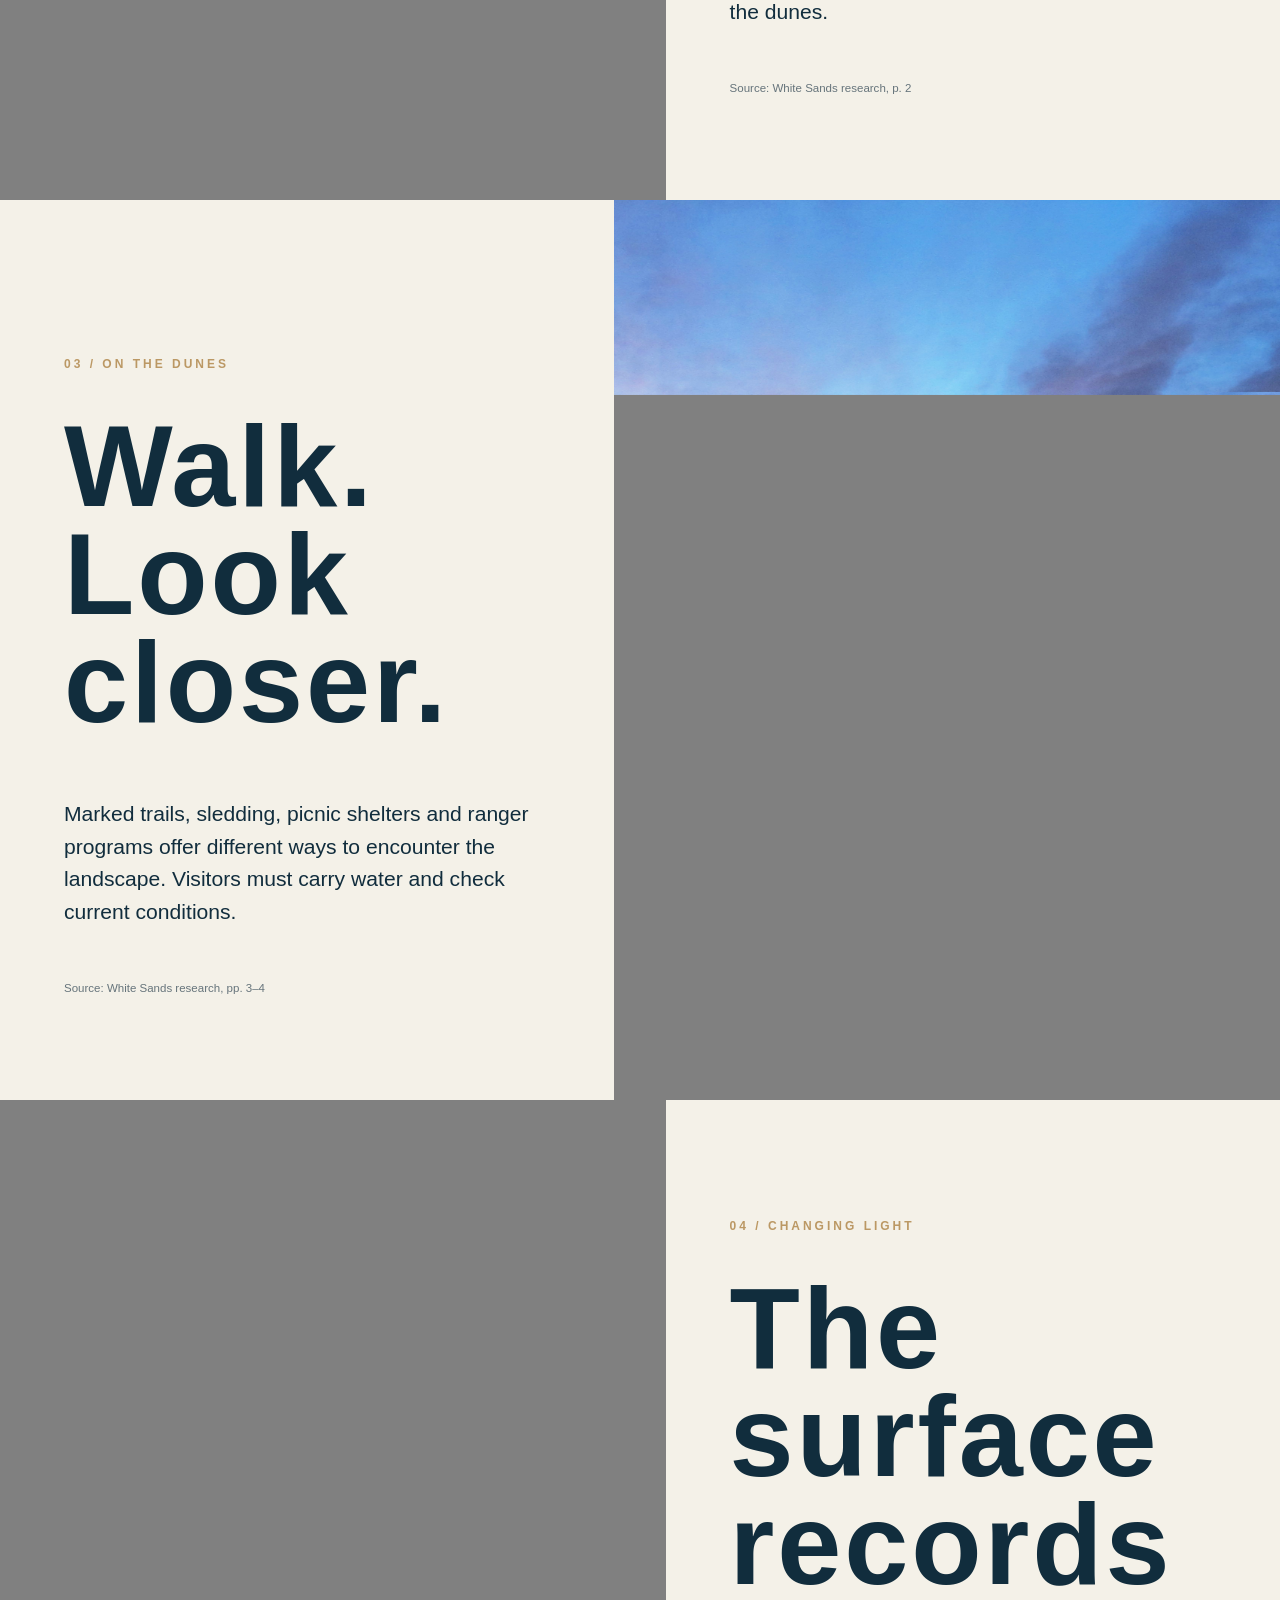
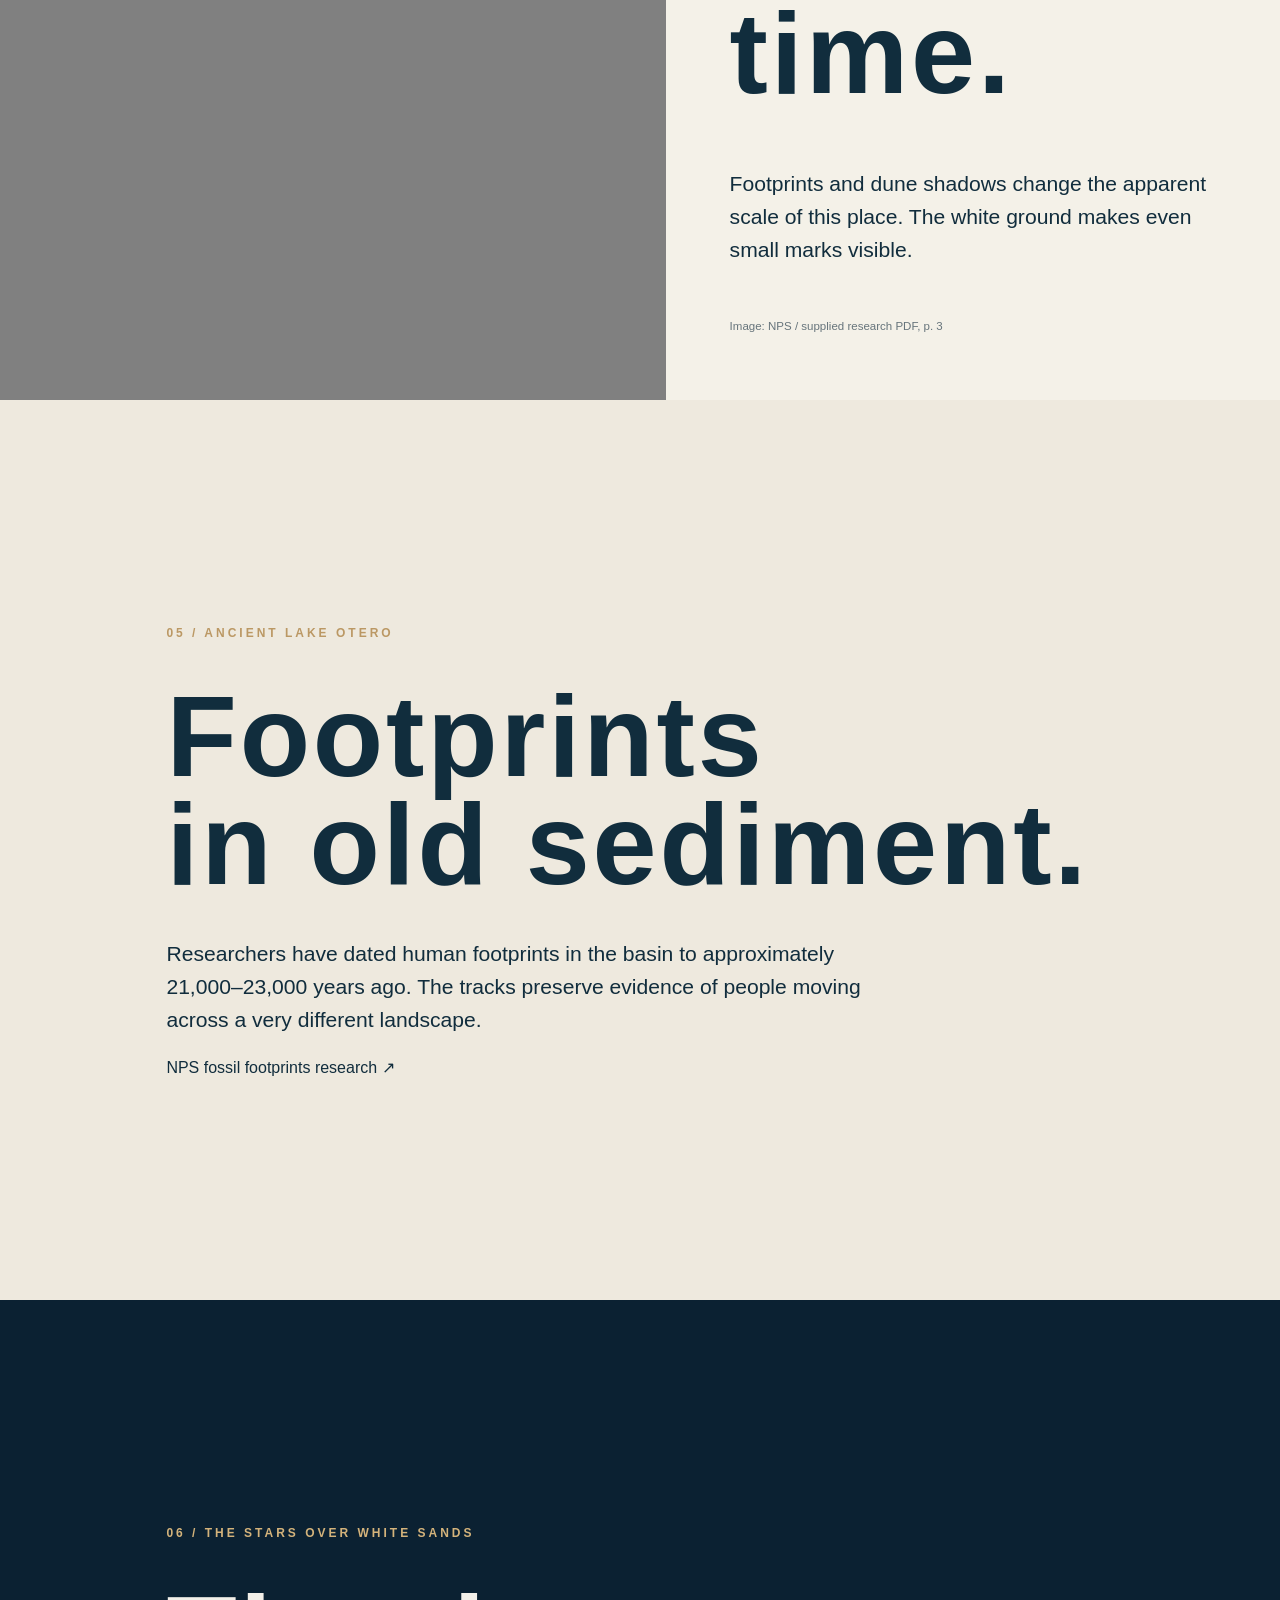
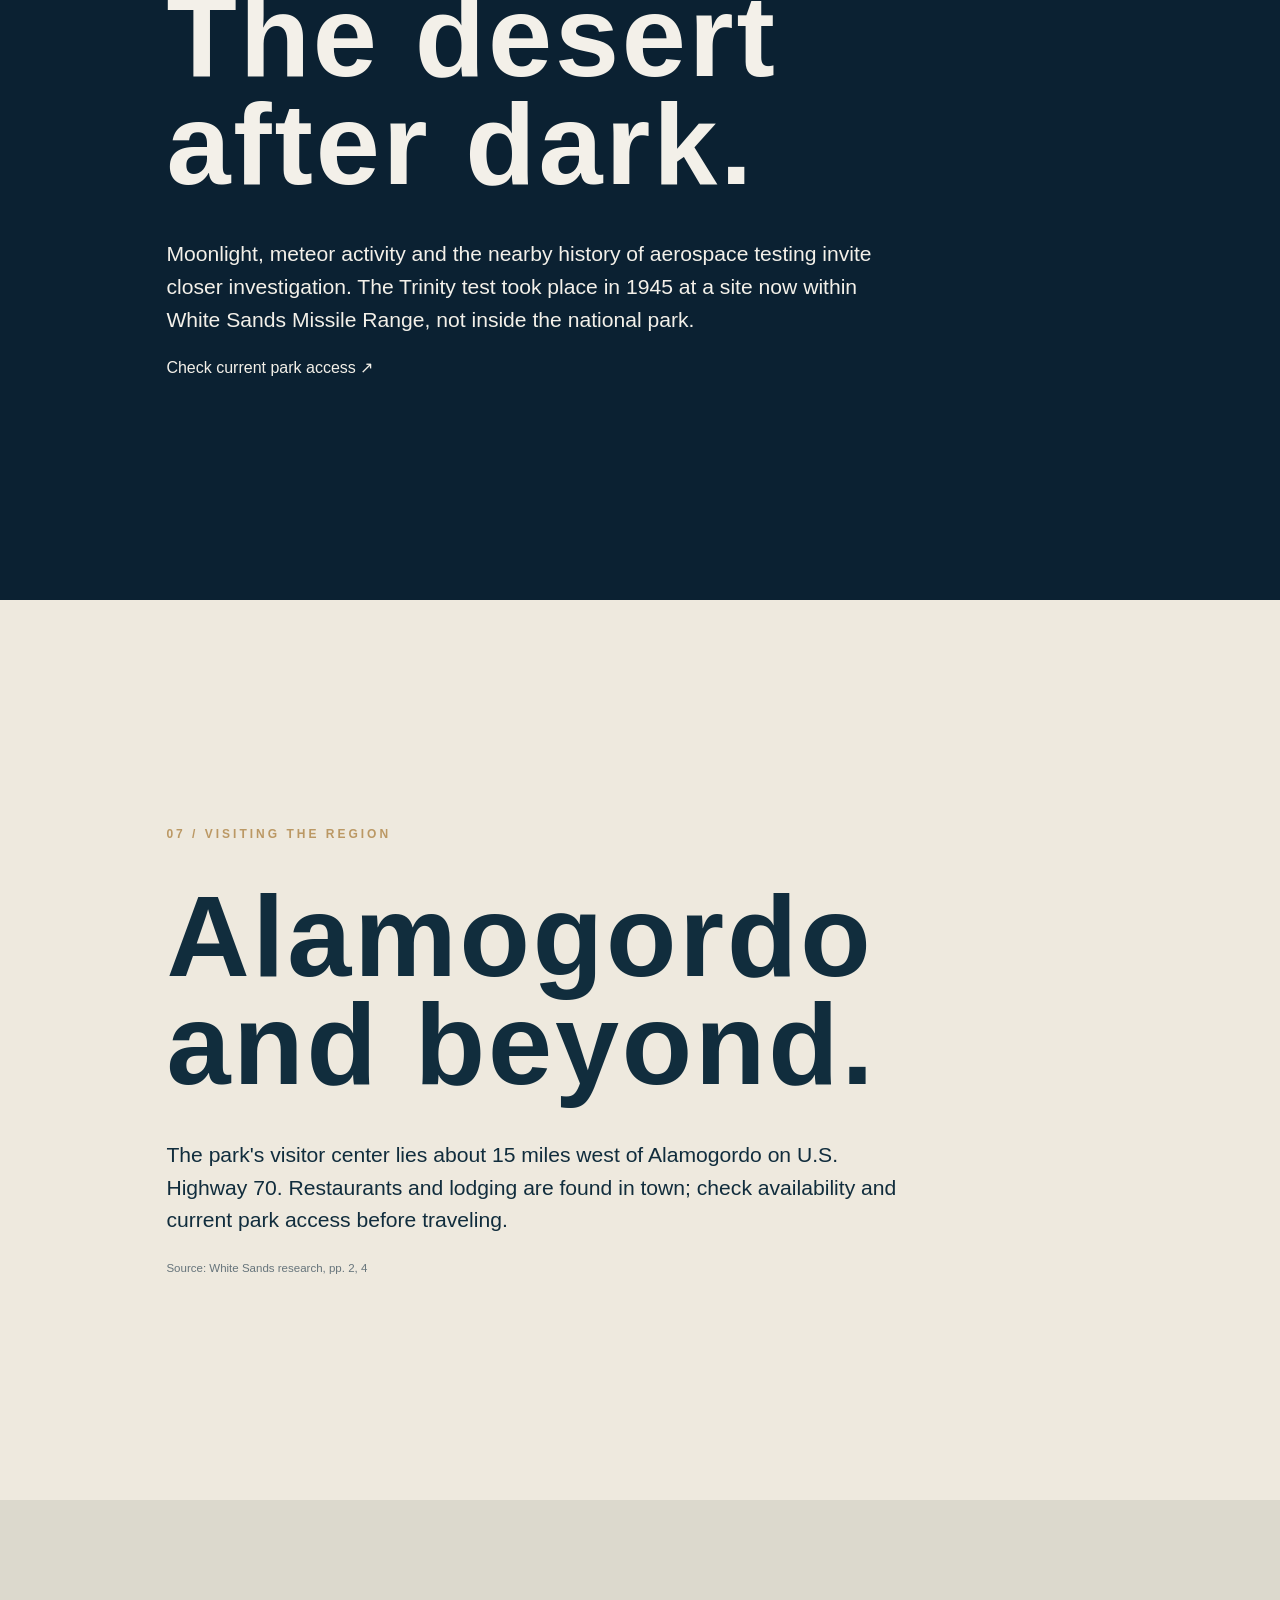
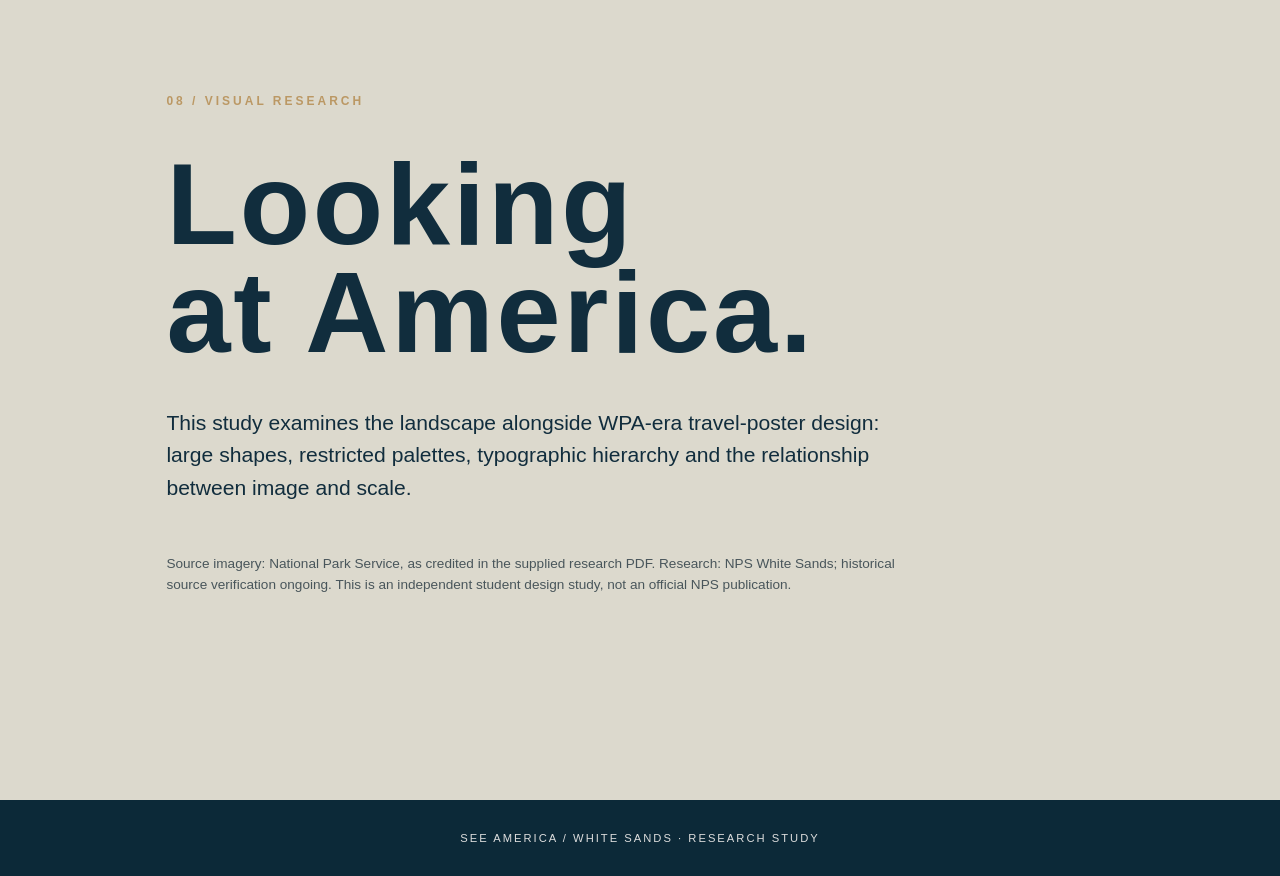
<file: presentation/index.html>
<!DOCTYPE html>

<html lang="en"><head><meta charset="utf-8"/><meta content="width=device-width,initial-scale=1" name="viewport"/><meta content="#102c3c" name="theme-color"/><title>See America | White Sands Research</title><link href="style.css" rel="stylesheet"/></head><body>
<header class="top"><span>SEE AMERICA <b>/</b> WHITE SANDS</span><div>Field guide ↗<button aria-label="Pause presentation" id="toggle">Pause</button><button id="restart">Restart</button><button aria-pressed="false" id="explore">Explore</button>Research PDF ↗</div></header>
<div aria-hidden="true" id="progress"></div><div aria-live="polite" class="sr-only" id="mode-status"></div><main id="story">
<section class="scene hero" data-hold="12000"><div class="photo" style="--image:url('assets/nps-1.jpeg')"></div><div class="shade"></div><div class="copy"><span class="kicker">01 / NEW MEXICO · TULAROSA BASIN</span><h1>WHITE<br/>SANDS</h1><p>A landscape of gypsum, continually rearranged by the wind.</p></div><span class="source">Image: NPS / Pink Sky · supplied research PDF, p. 1</span></section>
<section class="scene split" data-hold="13000"><div class="photo" style="--image:url('assets/nps-2.jpeg')"></div><div class="panel"><span class="kicker">02 / THE GROUND</span><h2>Sand that<br/>moves.</h2><p>The larger gypsum dunefield covers more than 275 square miles. The national park protects part of this system, where wind and water continually reshape the dunes.</p><small>Source: White Sands research, p. 2</small></div></section>
<section class="scene split reverse" data-hold="14000"><div class="photo" style="--image:url('assets/nps-3.jpeg')"></div><div class="panel"><span class="kicker">03 / ON THE DUNES</span><h2>Walk.<br/>Look closer.</h2><p>Marked trails, sledding, picnic shelters and ranger programs offer different ways to encounter the landscape. Visitors must carry water and check current conditions.</p><small>Source: White Sands research, pp. 3–4</small></div></section>
<section class="scene split" data-hold="14000"><div class="photo" style="--image:url('assets/nps-4.jpeg')"></div><div class="panel"><span class="kicker">04 / CHANGING LIGHT</span><h2>The surface<br/>records time.</h2><p>Footprints and dune shadows change the apparent scale of this place. The white ground makes even small marks visible.</p><small>Image: NPS / supplied research PDF, p. 3</small></div></section>
<section class="scene textscene" data-hold="16000"><div class="panel"><span class="kicker">05 / ANCIENT LAKE OTERO</span><h2>Footprints<br/>in old sediment.</h2><p>Researchers have dated human footprints in the basin to approximately 21,000–23,000 years ago. The tracks preserve evidence of people moving across a very different landscape.</p>NPS fossil footprints research ↗</div></section>
<section class="scene textscene night" data-hold="16000"><div class="panel"><span class="kicker">06 / THE STARS OVER WHITE SANDS</span><h2>The desert<br/>after dark.</h2><p>Moonlight, meteor activity and the nearby history of aerospace testing invite closer investigation. The Trinity test took place in 1945 at a site now within White Sands Missile Range, not inside the national park.</p>Check current park access ↗</div></section>
<section class="scene textscene" data-hold="15000"><div class="panel"><span class="kicker">07 / VISITING THE REGION</span><h2>Alamogordo<br/>and beyond.</h2><p>The park's visitor center lies about 15 miles west of Alamogordo on U.S. Highway 70. Restaurants and lodging are found in town; check availability and current park access before traveling.</p><small>Source: White Sands research, pp. 2, 4</small></div></section>
<section class="scene textscene last" data-hold="14000"><div class="panel"><span class="kicker">08 / VISUAL RESEARCH</span><h2>Looking<br/>at America.</h2><p>This study examines the landscape alongside WPA-era travel-poster design: large shapes, restricted palettes, typographic hierarchy and the relationship between image and scale.</p><p class="credits">Source imagery: National Park Service, as credited in the supplied research PDF. Research: NPS White Sands; historical source verification ongoing. This is an independent student design study, not an official NPS publication.</p></div></section>
</main><footer>SEE AMERICA / WHITE SANDS · RESEARCH STUDY</footer><script src="script.js"></script></body></html>
</file>
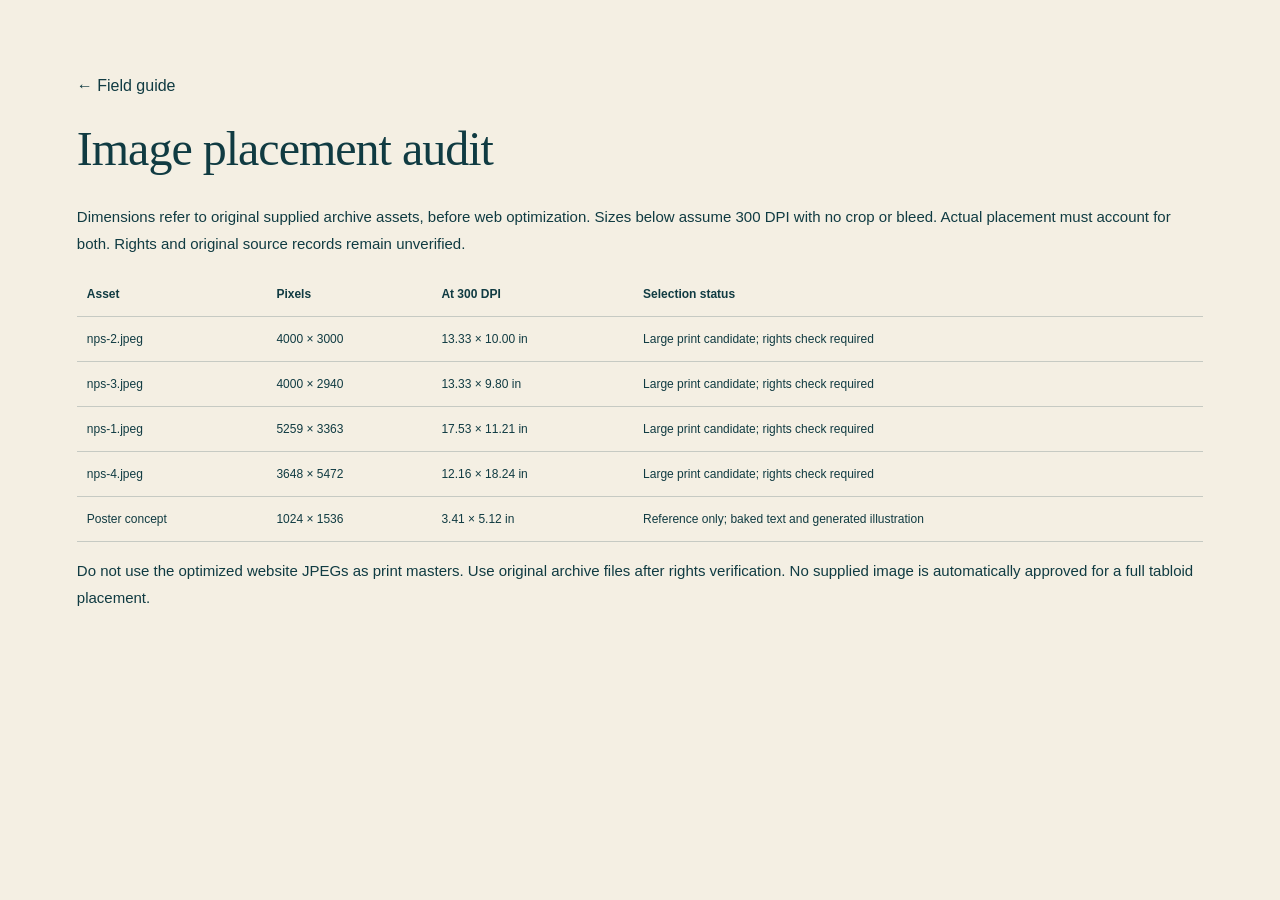
<file: asset-audit.html>
<!DOCTYPE html>
<html lang="en"><meta charset="utf-8"/><meta content="width=device-width,initial-scale=1" name="viewport"/><title>Image placement audit</title><link href="style.css" rel="stylesheet"/><main style="padding:6%;overflow:auto">← Field guide<h1 style="font-size:48px;letter-spacing:-1px">Image placement audit</h1><p>Dimensions refer to original supplied archive assets, before web optimization. Sizes below assume 300 DPI with no crop or bleed. Actual placement must account for both. Rights and original source records remain unverified.</p><table cellpadding="16" style="border-collapse:collapse;text-align:left"><thead><tr><th>Asset</th><th>Pixels</th><th>At 300 DPI</th><th>Selection status</th></tr></thead><tbody><tr><td>nps-2.jpeg</td><td>4000 × 3000</td><td>13.33 × 10.00 in</td><td>Large print candidate; rights check required</td></tr><tr><td>nps-3.jpeg</td><td>4000 × 2940</td><td>13.33 × 9.80 in</td><td>Large print candidate; rights check required</td></tr><tr><td>nps-1.jpeg</td><td>5259 × 3363</td><td>17.53 × 11.21 in</td><td>Large print candidate; rights check required</td></tr><tr><td>nps-4.jpeg</td><td>3648 × 5472</td><td>12.16 × 18.24 in</td><td>Large print candidate; rights check required</td></tr><tr><td>Poster concept</td><td>1024 × 1536</td><td>3.41 × 5.12 in</td><td>Reference only; baked text and generated illustration</td></tr></tbody></table><p>Do not use the optimized website JPEGs as print masters. Use original archive files after rights verification. No supplied image is automatically approved for a full tabloid placement.</p></main></html>
</file>
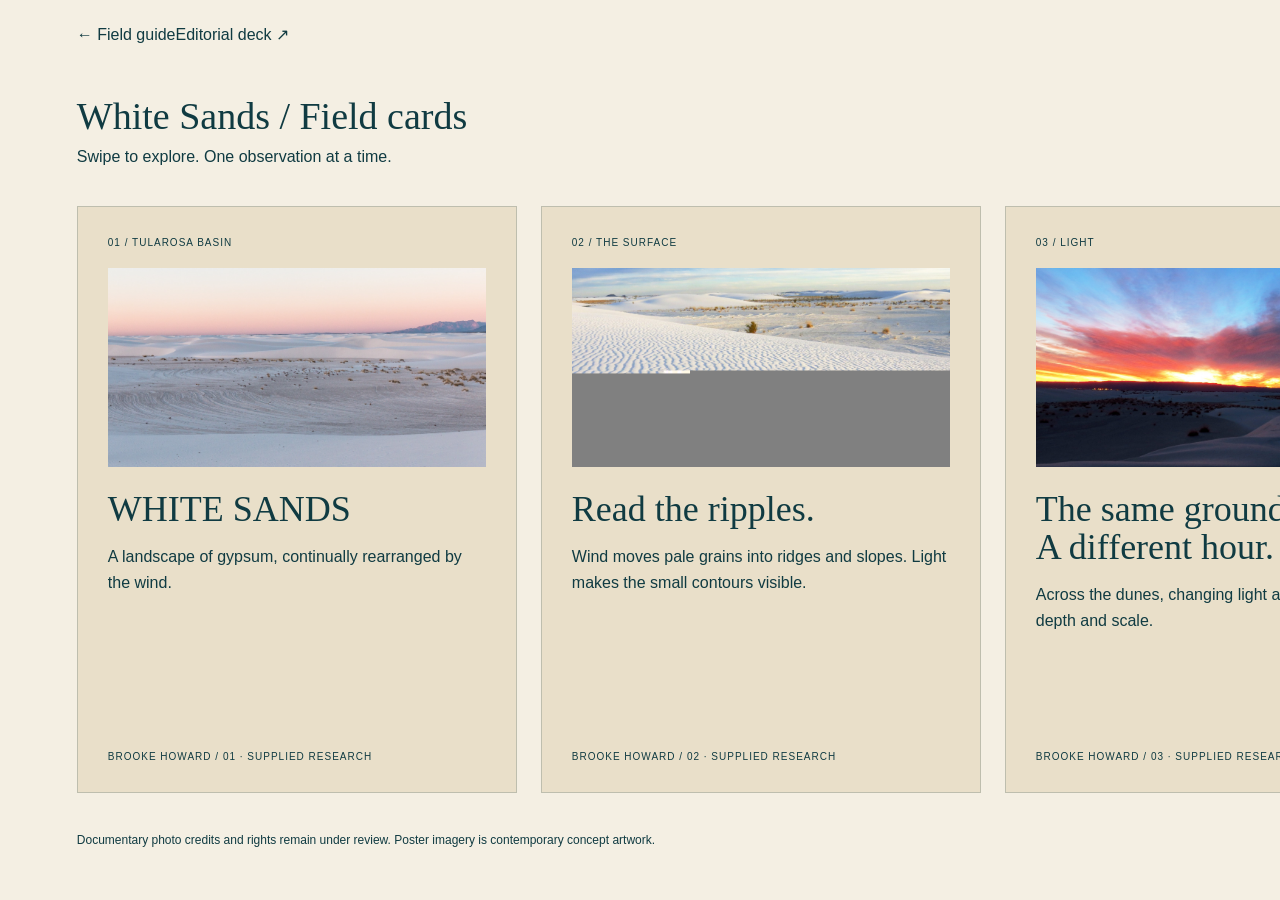
<file: cards.html>
<!DOCTYPE html>
<!-- Mobile cards: Present a single readable field observation per swipe. --><html lang="en"><meta charset="utf-8"/><meta content="width=device-width,initial-scale=1" name="viewport"/><title>White Sands / Field Cards</title><style>*{box-sizing:border-box}body{margin:0;background:#f4efe3;color:#103b42;font-family:Arial}header{padding:25px 6%;display:flex;justify-content:space-between;gap:20px}a{color:inherit}h1{font:38px Georgia;margin:25px 6% 10px}.hint{margin:10px 6% 30px}.cards{display:flex;gap:24px;overflow-x:auto;scroll-snap-type:x mandatory;padding:10px 6% 40px}.card{scroll-snap-align:center;flex:0 0 min(78vw,440px);aspect-ratio:3/4;background:#e9dfc9;padding:30px;display:flex;flex-direction:column;border:1px solid #103b4233}.card img{width:100%;height:38%;object-fit:cover}.card h2{font:36px/1.05 Georgia;margin:24px 0 15px}.card p{font-size:16px;line-height:1.6;margin:0}.card small{margin-top:auto;padding-top:20px;font-size:10px;letter-spacing:1px}footer{padding:0 6% 30px;font-size:12px}.kicker{font-size:10px;letter-spacing:1px;margin-bottom:20px}@media(max-width:450px){.card{padding:22px;min-height:570px}.card h2{font-size:30px}.card img{height:170px}.card p{font-size:15px}}@media print{.cards{display:block}.card{width:1080px;height:1440px;page-break-after:always}.card h2{font-size:90px}.card p{font-size:42px}}
</style><header>← Field guideEditorial deck ↗</header><h1>White Sands / Field cards</h1><p class="hint">Swipe to explore. One observation at a time.</p><main aria-label="Scrollable field cards" class="cards" tabindex="0"><article class="card"><span class="kicker">01 / TULAROSA BASIN</span><img alt="White Sands study image" src="assets/nps-1.jpeg"/><h2>WHITE SANDS</h2><p>A landscape of gypsum, continually rearranged by the wind.</p><small>BROOKE HOWARD / 01 · SUPPLIED RESEARCH</small></article><article class="card"><span class="kicker">02 / THE SURFACE</span><img alt="White Sands study image" src="assets/nps-2.jpeg"/><h2>Read the ripples.</h2><p>Wind moves pale grains into ridges and slopes. Light makes the small contours visible.</p><small>BROOKE HOWARD / 02 · SUPPLIED RESEARCH</small></article><article class="card"><span class="kicker">03 / LIGHT</span><img alt="White Sands study image" src="assets/nps-3.jpeg"/><h2>The same ground.<br/>A different hour.</h2><p>Across the dunes, changing light alters the apparent depth and scale.</p><small>BROOKE HOWARD / 03 · SUPPLIED RESEARCH</small></article><article class="card"><span class="kicker">04 / DEEP TIME</span><h2>Before the dunes.</h2><p>Human footprints survive in sediments associated with ancient Lake Otero. The supplied research dates some tracks to approximately 21,000–23,000 years ago.</p><small>BROOKE HOWARD / 04 · SUPPLIED RESEARCH</small></article><article class="card"><span class="kicker">05 / PLACE</span><h2>Park. Basin. Range.</h2><p>White Sands National Park and White Sands Missile Range are distinct places. Trinity Site lies within today’s missile range.</p><small>BROOKE HOWARD / 05 · SUPPLIED RESEARCH</small></article><article class="card"><span class="kicker">06 / DESIGN</span><img alt="White Sands study image" src="assets/poster.png"/><h2>Reduce the image.<br/>Keep the place.</h2><p>Study large silhouettes, restricted color and a clear type hierarchy. Identify contemporary concepts separately from historical WPA records.</p><small>BROOKE HOWARD / 06 · POSTER STUDY</small></article><article class="card"><span class="kicker">07 / FIELD NOTES</span><img alt="White Sands study image" src="assets/nps-4.jpeg"/><h2>Leave room to look.</h2><p>Walk, notice the changing surface, and check official NPS access and preparation guidance before visiting.</p><small>BROOKE HOWARD / 07 · SUPPLIED RESEARCH</small></article></main><footer>Documentary photo credits and rights remain under review. Poster imagery is contemporary concept artwork.</footer></html>
</file>
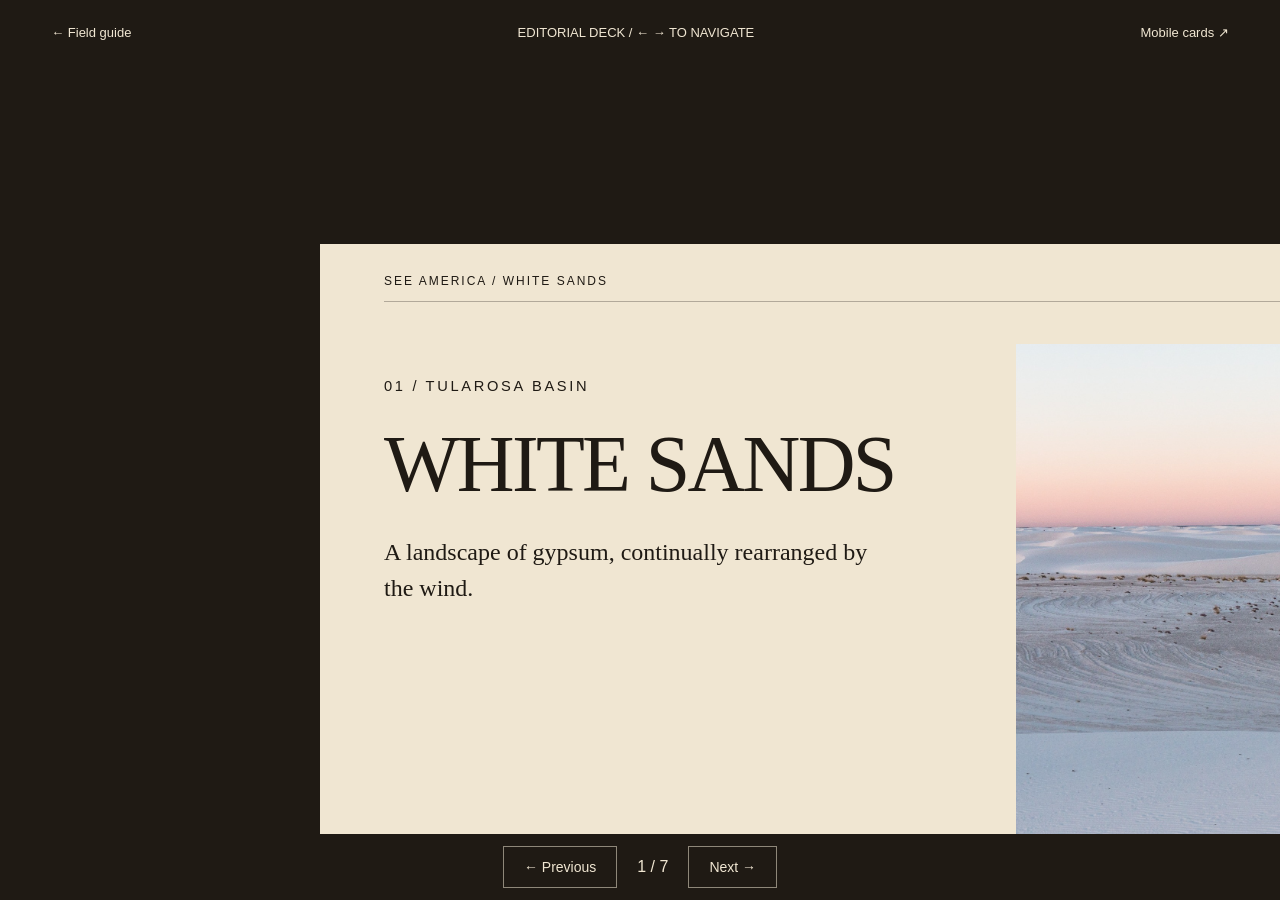
<file: editorial-deck.html>
<!DOCTYPE html>
<!-- Editorial deck: Keep each scene focused on one visual idea. --><html lang="en"><meta charset="utf-8"/><meta content="width=device-width,initial-scale=1" name="viewport"/><title>White Sands / Editorial Deck</title><style>
*{box-sizing:border-box}body{margin:0;background:#1f1a14;color:#f0e6d2;font-family:Arial}a{color:inherit}.toolbar{height:64px;display:flex;justify-content:space-between;align-items:center;padding:0 4%;font-size:13px;gap:20px}.toolbar a{text-underline-offset:5px}.stage{height:calc(100svh - 130px);display:grid;place-items:center;overflow:hidden}.slide{width:1920px;height:1080px;padding:96px;position:relative;display:none;background:#f0e6d2;color:#1f1a14;transform-origin:center;flex-shrink:0}.slide.active{display:block}.slide:before{content:'SEE AMERICA / WHITE SANDS';position:absolute;top:45px;left:96px;right:96px;border-bottom:1px solid #1f1a1466;padding-bottom:20px;font-size:18px;letter-spacing:3px}.slide.has-image .copy{width:48%;padding-top:105px}.slide:not(.has-image) .copy{width:80%;padding-top:120px}.slide img{position:absolute;right:96px;top:150px;width:780px;height:750px;object-fit:cover}.slide.poster img{object-fit:contain;background:#e3d7bf}.kicker{font-size:22px;letter-spacing:4px}h1{font:normal 120px/.98 Georgia;margin:45px 0;letter-spacing:-4px}p{font:36px/1.5 Georgia;max-width:1100px}.slide.has-image p{font-size:36px;max-width:760px}.folio{position:absolute;bottom:48px;right:96px;font-size:22px}.credit{position:absolute;left:96px;bottom:48px;font-size:18px}.controls{height:66px;display:flex;gap:20px;justify-content:center;align-items:center}button{font:14px Arial;color:inherit;background:none;border:1px solid #f0e6d288;padding:12px 20px;cursor:pointer;transition:background 180ms,transform 180ms}button:hover{background:#f0e6d222}button:active{transform:scale(.97)}a:focus-visible,button:focus-visible{outline:3px solid #dba94c;outline-offset:4px}.active .copy{animation:enter 220ms ease-out}@keyframes enter{from{opacity:0;transform:translateY(8px)}to{opacity:1;transform:none}}@media(prefers-reduced-motion:reduce){*{animation:none!important;transition:none!important}}@media print{body{background:white}.toolbar,.controls{display:none}.stage{height:auto;display:block;overflow:visible}.slide,.slide.active{display:block;transform:none!important;page-break-after:always}@page{size:20in 11.25in;margin:0}}
</style><header class="toolbar">← Field guide<span>EDITORIAL DECK / ← → TO NAVIGATE</span>Mobile cards ↗</header><main class="stage"><section aria-label="Slide 1" class="slide has-image" data-slide-id="1"><div class="copy"><div class="kicker">01 / TULAROSA BASIN</div><h1>WHITE SANDS</h1><p>A landscape of gypsum, continually rearranged by the wind.</p></div><img alt="WHITE SANDS" src="assets/nps-1.jpeg"/><span class="credit">Source: supplied White Sands research / NPS attribution</span><span class="folio">01 / 07</span></section><section aria-label="Slide 2" class="slide has-image" data-slide-id="2"><div class="copy"><div class="kicker">02 / THE SURFACE</div><h1>Read the ripples.</h1><p>Wind moves pale grains into ridges and slopes. Light makes the small contours visible.</p></div><img alt="Read the ripples." src="assets/nps-2.jpeg"/><span class="credit">Source: supplied White Sands research / NPS attribution</span><span class="folio">02 / 07</span></section><section aria-label="Slide 3" class="slide has-image" data-slide-id="3"><div class="copy"><div class="kicker">03 / LIGHT</div><h1>The same ground.<br/>A different hour.</h1><p>Across the dunes, changing light alters the apparent depth and scale.</p></div><img alt="The same ground. A different hour." src="assets/nps-3.jpeg"/><span class="credit">Source: supplied White Sands research / NPS attribution</span><span class="folio">03 / 07</span></section><section aria-label="Slide 4" class="slide" data-slide-id="4"><div class="copy"><div class="kicker">04 / DEEP TIME</div><h1>Before the dunes.</h1><p>Human footprints survive in sediments associated with ancient Lake Otero. The supplied research dates some tracks to approximately 21,000–23,000 years ago.</p></div><span class="credit">Source: supplied White Sands research / NPS attribution</span><span class="folio">04 / 07</span></section><section aria-label="Slide 5" class="slide" data-slide-id="5"><div class="copy"><div class="kicker">05 / PLACE</div><h1>Park. Basin. Range.</h1><p>White Sands National Park and White Sands Missile Range are distinct places. Trinity Site lies within today’s missile range.</p></div><span class="credit">Source: supplied White Sands research / NPS attribution</span><span class="folio">05 / 07</span></section><section aria-label="Slide 6" class="slide has-image poster" data-slide-id="6"><div class="copy"><div class="kicker">06 / DESIGN</div><h1>Reduce the image.<br/>Keep the place.</h1><p>Study large silhouettes, restricted color and a clear type hierarchy. Identify contemporary concepts separately from historical WPA records.</p></div><img alt="Reduce the image. Keep the place." src="assets/poster.png"/><span class="credit">Contemporary poster study</span><span class="folio">06 / 07</span></section><section aria-label="Slide 7" class="slide has-image" data-slide-id="7"><div class="copy"><div class="kicker">07 / FIELD NOTES</div><h1>Leave room to look.</h1><p>Walk, notice the changing surface, and check official NPS access and preparation guidance before visiting.</p></div><img alt="Leave room to look." src="assets/nps-4.jpeg"/><span class="credit">Source: supplied White Sands research / NPS attribution</span><span class="folio">07 / 07</span></section></main><nav aria-label="Slide controls" class="controls"><button id="previous">← Previous</button><span aria-live="polite" id="count"></span><button id="next">Next →</button></nav><script>
const slides=[...document.querySelectorAll('.slide')];let current=0;const reduce=matchMedia('(prefers-reduced-motion:reduce)');
function render(){current=Math.max(0,Math.min(slides.length-1,Number(location.hash.slice(1))-1||0));slides.forEach((s,i)=>{s.classList.toggle('active',i===current);s.setAttribute('aria-hidden',String(i!==current))});document.querySelector('#count').textContent=`${current+1} / ${slides.length}`;document.querySelector('#previous').disabled=current===0;document.querySelector('#next').disabled=current===slides.length-1;resize()}
function resize(){const area=document.querySelector('.stage');const scale=Math.min(area.clientWidth/1920,area.clientHeight/1080);slides.forEach(s=>s.style.transform=`scale(${scale})`)}
function go(d){location.hash=String(Math.max(1,Math.min(slides.length,current+1+d)))}document.querySelector('#next').onclick=()=>go(1);document.querySelector('#previous').onclick=()=>go(-1);addEventListener('keydown',e=>{if(e.target.closest('a,button'))return;if(['ArrowRight','ArrowLeft'].includes(e.key)){e.preventDefault();go(e.key==='ArrowRight'?1:-1)}});addEventListener('hashchange',render);addEventListener('resize',resize);render();
</script></html>
</file>
<file: style.css>
/* dist/style.css: Establish an editorial grid with accessible responsive typography. */
:root{--ink:#103b42;--paper:#f4efe3;--ochre:#a16b2c}*{box-sizing:border-box}html{scroll-behavior:smooth;scroll-padding-top:95px}body{margin:0;background:var(--paper);color:var(--ink);font-family:Arial,Helvetica,sans-serif}a{color:inherit;text-underline-offset:5px}button,a,summary{touch-action:manipulation}a:focus-visible,button:focus-visible,summary:focus-visible{outline:3px solid #c47b27;outline-offset:6px}.skip{position:absolute;left:20px;top:-80px;z-index:5;background:white;padding:15px}.skip:focus{top:10px}header{height:97px;display:flex;align-items:center;justify-content:space-between;padding:0 5%;border-bottom:1px solid #103b4233}.brand{text-decoration:none;font-family:Georgia,serif;font-weight:bold;font-size:25px;letter-spacing:1px}.brand span{display:block;font:9px Arial;letter-spacing:2.5px;margin-top:8px}nav{display:flex;gap:30px;font-size:12px}nav a{text-decoration:none}.hero{position:relative;min-height:690px;height:calc(100svh - 97px);max-height:1000px;color:#fff9e9;background:#486b7d}.hero>img{position:absolute;width:100%;height:100%;object-fit:cover}.hero:after{content:'';position:absolute;inset:0;background:linear-gradient(90deg,#092c3b99,transparent 85%),linear-gradient(0deg,#092c3b99,transparent 30%)}.hero-copy{position:relative;z-index:1;padding:70px 7%}.eyebrow{font-size:10px;letter-spacing:2px;font-weight:bold;line-height:1.6;margin:0 0 26px}h1{font:normal clamp(80px,10.8vw,170px)/.85 Georgia,serif;letter-spacing:-5px;margin:35px 0}h1 span{display:block;font:italic 27px/1.3 Georgia;letter-spacing:0;margin-top:30px}.button{display:inline-flex;gap:35px;align-items:center;padding:17px 23px;border:1px solid currentColor;text-decoration:none;font-size:12px}.hero-foot{position:absolute;bottom:25px;left:7%;right:7%;z-index:1;display:flex;justify-content:space-between;font-size:9px;letter-spacing:1px}.edition{padding:22px 5%;display:flex;justify-content:space-between;border-bottom:1px solid #103b4233;font-size:9px;letter-spacing:1.5px}.section{padding:100px 8%;display:grid;grid-template-columns:1fr 1fr;gap:9%}h2{font:normal clamp(42px,5vw,72px)/1.03 Georgia,serif;letter-spacing:-2px;margin:0 0 28px}p{font-size:15px;line-height:1.8}.lead{font:24px/1.5 Georgia,serif;margin-top:0}.text-link{display:inline-block;font-size:12px;margin-top:20px}.wide{margin:0 5%}.wide img{width:100%;height:520px;object-fit:cover;display:block}figcaption{display:flex;justify-content:space-between;font-size:9px;letter-spacing:1px;padding:16px 0}.notes article{display:flex;gap:25px;border-top:1px solid #103b4255;padding:22px 0}.notes article>span{font:italic 20px Georgia;color:var(--ochre)}h3{font:24px Georgia;margin:0 0 10px}.notes p{margin:0;font-size:14px}.history{display:grid;grid-template-columns:1fr 1fr;background:var(--ink);color:var(--paper)}.history-image{position:relative;min-height:700px}.history-image img{height:100%;width:100%;object-fit:cover;position:absolute}.history-image span{position:absolute;bottom:0;background:#103b42d9;padding:20px;font-size:9px;letter-spacing:1px}.history-copy{padding:80px 13%}.history-copy h2{font-size:58px}.distinction{border-top:1px solid #ffffff55;margin-top:45px;padding-top:25px}.distinction h3{font-size:20px}.distinction p{font-size:13px}.design{align-items:center}.poster{padding:25px;background:#e9dfc9}.poster img{width:100%;max-height:650px;object-fit:contain}.poster p{font-size:9px;letter-spacing:1px;line-height:1.7;margin-bottom:0}.swatches{display:flex;gap:15px;margin-top:30px}.swatches button{background:var(--swatch);width:42px;height:42px;border:1px solid #103b4266;border-radius:50%;cursor:pointer}#color-label{font-size:11px}details{border-top:1px solid #103b4255;margin-top:25px;padding-top:20px}summary{cursor:pointer;font-size:13px}details p{font-size:14px}.visit{background:#dfd4ba;text-align:center;padding:90px 20px}.visit p:not(.eyebrow){max-width:520px;margin:25px auto}.visit h2{font-size:80px}.source-list>a{display:block;padding:22px 0;border-bottom:1px solid #103b4233;text-decoration:none;font:22px Georgia}.source-list>a span{display:block;font:9px Arial;letter-spacing:1.5px;margin-bottom:12px}.small{font-size:11px;opacity:.85}footer{border-top:1px solid #103b4233;display:flex;align-items:center;justify-content:space-between;padding:35px 5%;gap:25px}footer>span,footer>a:last-child{font-size:9px;letter-spacing:1px}@media(min-width:1500px){.section{padding-left:max(8%,calc((100vw - 1300px)/2));padding-right:max(8%,calc((100vw - 1300px)/2))}}@media(max-width:760px){header{height:auto;min-height:95px;padding:20px 6%;align-items:flex-start;gap:20px}.brand{font-size:20px}nav{display:grid;grid-template-columns:1fr 1fr;gap:12px;font-size:10px}.hero{height:720px;min-height:0;max-height:85svh}.hero-copy{padding:60px 7%}h1{font-size:clamp(65px,18vw,110px);letter-spacing:-3px}h1 span{font-size:23px}.hero-foot{display:block;line-height:2}.hero-foot span{display:block}.edition{font-size:8px;gap:15px}.edition span:nth-child(2){display:none}.section{grid-template-columns:1fr;padding:65px 7%;gap:25px}.wide{margin:0 7%}.wide img{height:330px}figcaption{gap:15px;font-size:8px}.history{grid-template-columns:1fr}.history-image{min-height:420px}.history-copy{padding:55px 7%}.history-copy h2{font-size:48px}.design .poster{max-width:500px;margin:auto}.visit h2{font-size:60px}footer{flex-wrap:wrap}.lead{font-size:22px}}@media(prefers-reduced-motion:reduce){html{scroll-behavior:auto}}

/* Keep the project collection distinct and the presentation action readable. */
.resources{background:#e9dfc9}.watch-link{margin-top:12px;margin-left:10px}@media(max-width:760px){.watch-link{margin-left:0;display:flex;width:fit-content}.hero-copy{padding-top:40px}.hero{max-height:none;min-height:700px}}

/* Motion confirms interaction without competing with the photographs. */
.button,.text-link,nav a{transition:background 180ms ease,color 180ms ease,transform 180ms ease}.button:hover{background:#103b4215}.hero .button:hover{background:#ffffff22}.button:active{transform:translateY(1px)}nav{flex-wrap:wrap;justify-content:flex-end}nav a:hover{text-decoration:underline}.swatches button{transition:transform 180ms ease}.swatches button:hover{transform:translateY(-3px)}@media(prefers-reduced-motion:reduce){*{transition:none!important;animation:none!important}}

/* Unify the expanded narrative as a continuous editorial reading experience. */
.collection-intro{padding:90px 8% 45px;background:#103b42;color:#f4efe3}.collection-intro p:last-child{max-width:720px;font:23px/1.6 Georgia}.place-study{border-bottom:1px solid #103b4233}.place-study:nth-of-type(even){background:#e9dfc950}.place-study h2{font-size:clamp(38px,4.5vw,66px)}.place-study h3{font-style:italic;color:#805120}.city-study{background:#dfd4ba}.production{background:#e9dfc9}.table-wrap{overflow:auto}table{border-collapse:collapse;width:100%;font-size:12px}th,td{padding:15px 10px;text-align:left;border-bottom:1px solid #103b4233}.sources h3:not(:first-child){margin-top:35px}@media(max-width:760px){.collection-intro{padding:65px 7% 35px}.collection-intro p:last-child{font-size:21px}}

/* Unify the expanded narrative as a continuous editorial reading experience. */
.collection-intro{padding:90px 8% 45px;background:#103b42;color:#f4efe3}.collection-intro p:last-child{max-width:720px;font:23px/1.6 Georgia}.place-study{border-bottom:1px solid #103b4233}.place-study:nth-of-type(even){background:#e9dfc950}.place-study h2{font-size:clamp(38px,4.5vw,66px)}.place-study h3{font-style:italic;color:#805120}.city-study{background:#dfd4ba}.production{background:#e9dfc9}.table-wrap{overflow:auto}table{border-collapse:collapse;width:100%;font-size:12px}th,td{padding:15px 10px;text-align:left;border-bottom:1px solid #103b4233}.sources h3:not(:first-child){margin-top:35px}@media(max-width:760px){.collection-intro{padding:65px 7% 35px}.collection-intro p:last-child{font-size:21px}}
/* Spatial rhythm: use distinct scales and overlapping image planes to guide the story. */
:root{--rust:#b45735;--deep:#082c35}header{height:90px;gap:22px}nav{gap:22px}.motion-toggle{border:1px solid #103b4266;background:transparent;padding:9px 12px;color:var(--ink);font-size:10px;white-space:nowrap;cursor:pointer}.reading-progress{position:fixed;top:0;left:0;right:0;height:3px;background:var(--rust);z-index:50;transform-origin:left;transform:scaleX(0)}.hero{min-height:740px}.hero>img{object-position:50% 52%;transform:scale(1.08);will-change:transform}.hero-topline{position:absolute;z-index:2;top:35px;left:7%;right:7%;display:flex;justify-content:space-between;font-size:9px;letter-spacing:3px}.hero-copy{padding-top:100px}h1{font-size:clamp(90px,13vw,196px);line-height:.8;letter-spacing:-8px}h1 span{font-size:25px;letter-spacing:0;margin-top:40px}.hero:after{background:linear-gradient(90deg,#082c3577,transparent 85%),linear-gradient(0deg,#082c35aa,transparent 40%)}.depth-intro{padding-top:160px;padding-bottom:130px;align-items:center}.depth-intro h2{font-size:clamp(55px,6vw,90px)}.detail-crop{width:70%;margin:-220px 0 45px auto;position:relative;z-index:3;border:10px solid var(--paper);transform:rotate(3deg);background:var(--paper)}.detail-crop img{width:100%;height:190px;object-fit:cover;object-position:bottom}.detail-crop span{display:block;padding:12px 6px;font-size:9px;letter-spacing:2px}.wide{margin:0 6%}.wide img{height:600px}.history{position:relative}.history-copy{position:relative;overflow:hidden;padding-top:100px}.history-copy h2,.history-copy p,.history-copy .eyebrow{position:relative;z-index:1}.oversize-date{position:absolute;top:15px;right:-20px;font:170px Georgia;color:#e9dfc90e;white-space:nowrap}.time-rule{display:flex;gap:16px;align-items:center;font-size:8px;letter-spacing:1px;margin:35px 0}.time-rule i{height:1px;background:#e9dfc955;flex:1}.history-image{min-height:850px}.play-section{display:grid;grid-template-columns:1.15fr 1fr;padding:110px 7%;gap:6%;background:#e6dcc4;align-items:center}.play-photo{position:relative}.play-photo img{position:relative;display:block;width:100%;height:550px;object-fit:cover}.photo-note{position:relative;display:block;font-size:9px;letter-spacing:2px;padding:15px 0}.play-copy h2{font-size:100px;letter-spacing:-5px}.activity-row{display:flex;flex-wrap:wrap;gap:15px;padding:25px 0;border-top:1px solid #103b4255;font-size:9px;letter-spacing:1px}.visit{padding:70px 20px}.visit h2{font-size:64px}.light-study{padding:100px 7%;display:grid;grid-template-columns:1fr 1.5fr;gap:7%;background:var(--deep);color:var(--paper);align-items:center}.light-heading h2{font-size:64px}.light-heading p{font-size:14px}.light-heading label{display:block;margin-top:35px;font-size:11px;letter-spacing:1px}.light-heading input{width:100%;margin-top:20px;accent-color:#d9ae6b;cursor:ew-resize}.light-images{height:510px;position:relative;overflow:hidden}.light-images>img,.light-reveal img{width:100%;height:100%;object-fit:cover}.light-reveal{position:absolute;inset:0;clip-path:inset(0 calc(100% - var(--reveal)) 0 0)}.light-reveal:after{content:'';position:absolute;top:0;bottom:0;left:var(--reveal);width:2px;background:var(--paper)}.light-caption{position:absolute;bottom:15px;left:15px;right:15px;font-size:8px;letter-spacing:1px;background:#082c35aa;padding:10px}.town-section{padding:100px 7%;background:var(--deep);color:var(--paper);display:grid;grid-template-columns:1fr 1.5fr;gap:45px 8%}.town-title{grid-row:span 2}.town-stat{padding-top:20px}.town-stat>strong{font:clamp(60px,8vw,120px)/1 Georgia;letter-spacing:-4px;display:block}.town-stat>span,.town-facts span{font-size:9px;letter-spacing:2px;display:block;margin-top:15px}.town-stat p,.town-facts p{font-size:12px}.town-facts{display:grid;grid-template-columns:1fr 1fr;border-top:1px solid #ffffff44;padding-top:30px;gap:25px}.town-facts strong{font:38px Georgia}.town-facts p{grid-column:span 2}.food-section{padding:90px 7%;display:grid;grid-template-columns:repeat(3,1fr);gap:35px;background:#e3d4b7}.food-intro,.food-source{grid-column:1/-1}.food-intro h2{font-size:70px}.food-item{border-top:1px solid #103b4277;padding-top:25px}.food-number{font:italic 28px Georgia;color:var(--rust)}.food-item h3{font-size:33px;margin:24px 0}.food-item p{font-size:14px}.food-item address{font-style:normal;font-size:11px;letter-spacing:.5px;margin-top:25px}.food-source{font-size:10px;max-width:750px}.collection-intro{padding-top:120px}.place-study{gap:12%;position:relative}.place-study:nth-of-type(odd){padding-left:15%}.place-study .eyebrow{color:var(--rust)}.place-study h3{max-width:280px}.secondary-section h2{font-size:46px}.depth-ready .reveal-section{opacity:0;transform:translateY(22px);transition:opacity 650ms ease,transform 650ms cubic-bezier(.2,.7,.3,1)}.depth-ready .reveal-section.is-visible{opacity:1;transform:none}.depth-ready.motion-off .reveal-section{opacity:1;transform:none;transition:none}body.motion-off .hero>img{transform:none!important}
@media(max-width:900px){header{height:auto;flex-wrap:wrap;padding:20px 6%}.motion-toggle{margin-left:auto}.hero{min-height:720px}h1{letter-spacing:-4px}.hero-topline{top:25px;font-size:8px}.hero-copy{padding-top:105px}.detail-crop{margin:-75px 0 35px auto;width:65%}.depth-intro{padding-top:100px}.play-section,.light-study{grid-template-columns:1fr;padding:70px 7%;gap:45px}.play-copy h2{font-size:75px}.play-photo img{height:450px}.history-image{min-height:500px}.town-section{grid-template-columns:1fr;padding:70px 7%}.town-title{grid-row:auto}.food-section{grid-template-columns:1fr;padding:70px 7%}.food-intro h2{font-size:50px}.light-images{height:380px}.light-heading h2{font-size:48px}.place-study:nth-of-type(odd){padding-left:7%}.wide img{height:360px}.secondary-section h2{font-size:40px}.detail-crop img{height:150px}}
@media(prefers-reduced-motion:reduce){.hero>img{transform:none!important}.depth-ready .reveal-section{opacity:1;transform:none;transition:none}*{animation:none!important;scroll-behavior:auto!important}}
/* Contain transformed photographs within their section to prevent horizontal scrolling. */
.hero{overflow:hidden}.hero>img{inset:0}.play-section>*,.light-study>*,.town-section>*{min-width:0}.hero-topline span:last-child{text-align:right}.time-rule{position:relative;z-index:1}header .brand{flex-shrink:0}
/* Image-led spreads keep complete poster compositions visible and give photographs room. */
.moodboard-spread{margin:0;padding:95px 6% 40px;background:#e7dcc5}.moodboard-title{display:grid;grid-template-columns:1fr 1.2fr;gap:30px;align-items:end;margin-bottom:45px}.moodboard-title .eyebrow{grid-column:1/-1;margin:0}.moodboard-title h2{margin:0}.moodboard-title>p:last-child{max-width:430px}.moodboard-spread>img{display:block;width:100%;height:auto}.moodboard-spread>figcaption{font-size:9px;letter-spacing:1.5px;padding:18px 0}.image-place,.image-place:nth-of-type(odd){grid-template-columns:minmax(260px,1fr) minmax(0,1.1fr);padding:90px 8%;gap:9%;align-items:center}.image-place:nth-of-type(even){background:#ded2b9}.place-art{margin:0;background:#e9dfc9;padding:18px;max-width:580px}.place-art img{width:100%;height:auto;max-height:740px;object-fit:contain;display:block}.place-art figcaption{font-size:8px;letter-spacing:1.5px;padding:15px 4px 0}.place-content>div{display:block}.place-content h2{margin-bottom:22px}.place-content h3{max-width:none;margin-bottom:30px}.place-content .lead{font-size:23px;line-height:1.55}.photo-essay{display:grid;grid-template-columns:1.1fr .8fr 1fr;gap:22px;padding:70px 6%;background:#082c35;color:#f4efe3;align-items:center}.photo-essay figure{margin:0}.photo-essay figure:nth-child(2){padding-top:90px}.photo-essay figure:nth-child(3){padding-bottom:70px}.photo-essay img{width:100%;height:420px;object-fit:cover;display:block}.photo-essay figure:nth-child(2) img{height:560px}.photo-essay figcaption{font-size:8px;letter-spacing:2px;padding:17px 0}.photo-observations{position:relative;padding-top:65px}.observation-photo{grid-column:1/-1;width:100%;height:320px;object-fit:cover;object-position:center 80%;margin-bottom:20px}.place-content p{max-width:570px}.place-content .eyebrow{margin-top:20px}
@media(max-width:760px){.image-place,.image-place:nth-of-type(odd){grid-template-columns:1fr;padding:60px 7%;gap:35px}.place-art{max-width:500px;margin:auto}.place-art img{max-height:650px}.moodboard-title{grid-template-columns:1fr}.moodboard-spread{padding:60px 4% 20px}.moodboard-title{padding:0 3%}.photo-essay{grid-template-columns:1fr;padding:45px 7%;gap:35px}.photo-essay figure:nth-child(2),.photo-essay figure:nth-child(3){padding:0}.photo-essay img{height:330px}.photo-essay figure:nth-child(2) img{height:500px}.observation-photo{height:240px}}
/* The living-desert spread uses unequal image sizes to connect landscape and detail. */
.flora-spread{display:grid;grid-template-columns:1fr 1.35fr;gap:35px 6%;padding:100px 7%;background:#ded6bf;align-items:start}.flora-title h2{font-size:clamp(45px,5.5vw,82px)}.flora-title>p:last-child{max-width:330px;font:23px/1.55 Georgia}.flora-spread figure{margin:0}.flora-cactus{grid-column:2;grid-row:span 2;padding-top:80px}.flora-cactus img{width:100%;height:570px;object-fit:cover;display:block}.flora-flower{width:95%;position:relative;z-index:1;margin-top:20px!important}.flora-flower img{width:100%;height:auto;display:block}.flora-spread figcaption{font-size:8px;letter-spacing:1.5px;padding:16px 0}.flora-note{grid-column:1/-1;max-width:630px;font-size:12px;margin-top:10px}@media(max-width:760px){.flora-spread{grid-template-columns:1fr;padding:65px 7%;gap:25px}.flora-cactus{grid-column:auto;grid-row:auto;padding-top:0}.flora-cactus img{height:auto}.flora-flower{width:85%;margin-left:auto!important}.flora-note{grid-column:auto}}
</file>
<file: presentation.css>
/* dist/presentation.css: Integrate autoplay controls into the single editorial flow without hiding or duplicating content. */
html{scroll-behavior:auto}.flow-controls{position:fixed;bottom:18px;right:20px;z-index:40;display:flex;align-items:center;gap:14px;background:#103b42;color:#f4efe3;border:1px solid #f4efe37a;padding:12px 16px;box-shadow:0 5px 22px #0003;font:11px/1.4 Arial,sans-serif}.flow-label{font-size:9px;letter-spacing:.13em}.flow-controls button{font:700 11px Arial,sans-serif;background:transparent;color:inherit;padding:9px 12px;border:1px solid #f4efe375;cursor:pointer}.flow-controls button:focus-visible{outline:3px solid #e2b773;outline-offset:3px}#flow-state{font-size:10px;min-width:40px}.stay-section{background:#e9dfc9}.stay-section h3{margin:22px 0 8px}footer{padding-bottom:100px!important}@media(max-width:650px){.flow-controls{left:10px;right:10px;bottom:10px;justify-content:space-between;gap:6px;padding:9px}.flow-label{font-size:8px;max-width:100px}.flow-controls button{padding:9px}#flow-state{max-width:100px;font-size:9px}}@media print{.flow-controls{display:none}footer{padding-bottom:20px!important}}
</file>
<file: type-premium.css>
/* dist/type-premium.css: Give the field guide a bold place-name voice, expressive accents, and readable editorial copy. */
@font-face{font-family:Barlow Condensed;src:url('assets/fonts/BarlowCondensed-Black.ttf') format('truetype');font-style:normal;font-weight:900;font-display:swap}@font-face{font-family:Fraunces;src:url('assets/fonts/Fraunces.ttf') format('truetype');font-style:normal;font-weight:100 900;font-display:swap}@font-face{font-family:Fraunces;src:url('assets/fonts/Fraunces-Italic.ttf') format('truetype');font-style:italic;font-weight:100 900;font-display:swap}@font-face{font-family:DM Sans;src:url('assets/fonts/DMSans.ttf') format('truetype');font-weight:100 1000;font-display:swap}
:root{--display:'Barlow Condensed',Impact,sans-serif;--editorial:Fraunces,Georgia,serif;--reading:'DM Sans',Arial,sans-serif}body{font-family:var(--reading);font-size:19px;line-height:1.6}p{max-width:62ch}h2{font-family:var(--editorial);font-weight:650;font-variation-settings:'opsz' 100,'SOFT' 20,'WONK' 1;font-size:clamp(56px,7vw,112px);line-height:1.02;letter-spacing:-.045em;text-wrap:balance;margin:0 0 34px}h3{font-family:var(--reading);font-size:25px;line-height:1.2;letter-spacing:-.02em}p,.section p,.notes p,.place-content p,.food-item p{font-size:19px;line-height:1.65}.lead,.section .lead{font:400 clamp(26px,2.6vw,37px)/1.4 var(--editorial);letter-spacing:-.02em}.eyebrow{font:700 13px/1.5 var(--reading);letter-spacing:.16em;margin-bottom:28px}.brand{font:900 32px/.9 var(--display);letter-spacing:.03em}.brand span{font:600 11px/1.3 var(--reading);letter-spacing:.13em}nav{font-size:14px;gap:24px}.hero{min-height:860px;max-height:1200px;overflow:hidden}.hero-copy{padding:65px 7% 120px}.hero h1{font:900 clamp(130px,18.5vw,286px)/.76 var(--display);letter-spacing:.005em;margin:50px 0 38px;max-width:900px;text-shadow:none}.hero h1 span{font:italic 450 clamp(28px,3.1vw,48px)/1.15 var(--editorial);letter-spacing:-.025em;margin-top:36px;max-width:540px}.hero:after{background:linear-gradient(90deg,#092c3bb8,transparent 92%),linear-gradient(0deg,#092c3b99,transparent 40%)}.hero-topline,.hero-foot{font-size:12px!important}.hero-foot span{max-width:45%;line-height:1.4}.button{font:600 15px/1.4 var(--reading);padding:18px 24px}.edition{font-size:12px;letter-spacing:.06em;gap:25px}.section{padding-top:115px;padding-bottom:115px;gap:7%}.observations h2,.design h2{font-size:clamp(54px,6vw,98px)}.notes article>span{font:900 36px/1 var(--display)}.notes p{font-size:18px}.wide{position:relative}.wide img{min-height:520px}.wide .image-word{position:absolute;left:6%;bottom:70px;color:#f4efe3;font:900 clamp(85px,16vw,230px)/.85 var(--display);letter-spacing:.03em;pointer-events:none;text-shadow:0 2px 15px #103b4233}.wide figcaption,.photo-essay figcaption,.flora-spread figcaption,.place-art figcaption,.poster>p,.production p,.sources p{font-size:13px;line-height:1.65}.wide figcaption{padding:20px 6%;gap:20px}.flora-title h2{font-family:var(--editorial);font-size:clamp(58px,6.4vw,100px)}.flora-title>p:last-child{font:400 28px/1.4 var(--editorial)}.flora-note{font-size:15px}.history-copy h2{font-size:clamp(55px,6vw,96px)}.history-copy .lead{font:400 29px/1.4 var(--editorial)}.history-copy p{font-size:18px}.oversize-date{font-family:var(--display)!important}.distinction p{font-size:16px}.play-section h2{font:900 clamp(90px,12vw,180px)/.82 var(--display);letter-spacing:0}.play-section h2 em{display:block;font:italic 500 clamp(55px,7vw,110px)/1 var(--editorial);letter-spacing:-.04em;margin-top:14px}.play-section .play-copy p{font-size:19px}.play-credit{font-size:12px!important}.light-title h2,.light-study h2{font-family:var(--editorial)}.town-title h2{font-size:clamp(64px,7vw,110px)}.town-stat strong{font-family:var(--display);font-size:clamp(90px,12vw,190px);letter-spacing:-.02em}.town-stat span,.town-facts span{font-size:12px}.town-stat p,.town-facts p{font-size:15px}.town-facts strong{font-family:var(--display);font-size:55px}.hospitality{padding:110px 6%;background:#e5dbc4}.hospitality-title{max-width:1000px;margin-bottom:60px}.hospitality-title h2{font:900 clamp(80px,11vw,170px)/.85 var(--display);letter-spacing:0;text-transform:uppercase}.hospitality-title h2 em{font:italic 500 clamp(48px,6.3vw,100px)/1 var(--editorial);text-transform:none;display:block;margin-top:10px;letter-spacing:-.04em}.dining-grid{display:grid;grid-template-columns:1fr 1fr;gap:50px;align-items:start}.dining-story{margin:0}.dining-story:nth-child(2){padding-top:95px}.dining-story .hospitality-photo{position:relative;overflow:hidden;background:#fff}.dining-story img{display:block;width:100%;height:440px;object-fit:cover}.dining-story:first-child img{object-fit:contain}.dining-story .photo-title{font:italic 550 clamp(44px,4.8vw,76px)/1 var(--editorial);color:#f4efe3;position:absolute;bottom:28px;left:28px;margin:0;max-width:85%;text-shadow:0 2px 14px #0009}.dining-story:first-child .photo-title{background:#103b42;padding:14px 20px;bottom:0;left:0;font-size:45px}.dining-story h3{font:900 48px/1 var(--display);margin:25px 0 15px}.dining-story address{font:600 15px/1.5 var(--reading);font-style:normal;letter-spacing:.02em}.dining-story p{font-size:19px;margin:15px 0}.image-credit{font-size:12px!important;line-height:1.45!important;color:#3b5659;max-width:none}.hospitality-note{border-top:1px solid #103b4255;padding-top:24px;margin-top:45px;font-size:16px}.stay-editorial{padding:110px 6%;background:#103b42;color:#f4efe3}.stay-editorial .stay-heading{font:900 clamp(90px,13vw,200px)/.85 var(--display);letter-spacing:.015em;margin:0 0 65px}.stay-heading em{font:italic 500 .65em/1 var(--editorial);letter-spacing:-.04em;display:block}.stay-story{display:grid;grid-template-columns:1.35fr 1fr;gap:60px;align-items:center;margin-bottom:100px}.stay-story.reverse{grid-template-columns:1fr 1.35fr}.stay-story.reverse figure{order:2}.stay-story figure{margin:0;position:relative}.stay-story img{width:100%;height:470px;object-fit:cover;display:block}.stay-story h3{font:650 clamp(38px,4.2vw,66px)/1.05 var(--editorial);letter-spacing:-.04em;margin:10px 0 25px}.stay-story address{font-style:normal;font-size:16px}.stay-story p{font-size:19px}.stay-editorial .image-credit{color:#d4ded8}.stay-aside{display:grid;grid-template-columns:1fr 1fr;gap:70px;border-top:1px solid #f4efe355;padding-top:35px}.stay-aside h3{font:900 35px/1 var(--display);letter-spacing:.03em}.stay-aside p{font-size:17px}.collection-intro h2{font-size:clamp(64px,8vw,125px)}.place-content h2{font:900 clamp(64px,7.5vw,120px)/.9 var(--display);letter-spacing:0}.place-content h3{font:italic 500 34px/1.2 var(--editorial)}.place-content p{font-size:19px}.moodboard-title h2{font:900 clamp(75px,9vw,145px)/.85 var(--display);letter-spacing:0}.flow-controls{font-family:var(--reading)}.flow-controls button{font:650 14px var(--reading)}.flow-label,#flow-state{font-size:11px}.sources h2,.production h2{font-size:clamp(50px,6vw,90px)}.sources p{font-size:15px}.motion-toggle{font-size:13px}.time-rule{font-size:12px}.reveal-section{scroll-margin-top:30px}
@media(max-width:900px){header{padding:20px 5%;height:auto;gap:20px;flex-wrap:wrap}nav{gap:15px;flex-wrap:wrap}.section{padding:75px 7%}.hero{min-height:840px}.hero h1{font-size:clamp(122px,22vw,210px)}.dining-grid{gap:30px}.dining-story img{height:330px}.stay-story,.stay-story.reverse{grid-template-columns:1fr;gap:30px}.stay-story.reverse figure{order:0}.stay-story img{height:430px}.stay-aside{gap:35px}}
@media(max-width:600px){body,.section p,.place-content p{font-size:18px}h2{font-size:56px}.hero{min-height:800px;height:100svh}.hero-copy{padding:50px 7% 110px}.hero h1{font-size:clamp(112px,26vw,158px);margin-top:45px}.hero h1 span{font-size:29px;max-width:280px}.hero-foot{left:7%;right:7%;font-size:10px!important;gap:20px}.hero-topline{font-size:10px!important}.edition{font-size:10px;flex-wrap:wrap}.wide img{min-height:400px}.wide .image-word{font-size:22vw;bottom:100px}.wide figcaption{font-size:12px;display:block}.flora-title h2,.history-copy h2,.observations h2,.design h2{font-size:58px}.play-section h2{font-size:100px}.play-section h2 em{font-size:66px}.hospitality,.stay-editorial{padding:75px 7%}.hospitality-title h2{font-size:90px}.hospitality-title h2 em{font-size:57px}.dining-grid{grid-template-columns:1fr;gap:55px}.dining-story:nth-child(2){padding-top:0}.dining-story img{height:370px}.dining-story h3{font-size:46px}.dining-story .photo-title{font-size:50px}.dining-story:first-child .photo-title{font-size:37px}.stay-editorial .stay-heading{font-size:100px}.stay-story{margin-bottom:65px}.stay-story img{height:320px}.stay-story h3{font-size:43px}.stay-aside{grid-template-columns:1fr}.place-content h2{font-size:64px}.place-content h3{font-size:30px}.collection-intro h2{font-size:64px}.flow-label{max-width:90px;font-size:9px}.flow-controls button{font-size:13px}#flow-state{font-size:10px}.brand{font-size:29px}}
/* Narrow screens need shorter display measures while preserving the headline hierarchy. */
@media(max-width:600px){.hero-foot span{max-width:100%}}@media(max-width:400px){.section h2,.flora-title h2,.history-copy h2,.collection-intro h2{font-size:44px}.hospitality-title h2 em{font-size:46px}.town-title h2{font-size:54px}.moodboard-title h2{font-size:64px}}
</file>
<file: background.css>
/* dist/background.css: Let one fixed landscape carry the editorial sequence without repeated cards. */
html{background:#e6deca}body{background:transparent;isolation:isolate}
.document-background{position:fixed;inset:0;z-index:-1;overflow:hidden;pointer-events:none;background:#103b42}
.document-background iframe{position:absolute;left:50%;top:50%;width:max(100vw,177.7778vh);height:max(100vh,56.25vw);transform:translate(-50%,-50%);border:0;padding:0;margin:0;pointer-events:none}
.background-wash{position:absolute;inset:0;background:linear-gradient(90deg,#f4efe3d9,#f4efe3b8 50%,#f4efe3d9)}
header{position:relative;background:#f4efe3ed}main{position:relative;padding:0;overflow-x:clip}
main>section,main>figure,main>.edition{width:100%;margin:0;position:relative;border-radius:0;box-shadow:none;border:0;background:transparent;color:#103b42}
main>.hero{color:#fff9e9;background:#486b7d;overflow:hidden}
main>.section,main>.hospitality,main>.stay-editorial{background:linear-gradient(180deg,transparent,#f4efe3e8 18%,#f4efe3ed 80%,transparent)}
main>.history,main>.light-study{background:linear-gradient(180deg,transparent,#f4efe3d9 25%,#f4efe3e8 80%,transparent)}
.edition{background:transparent}.wide{padding:55px 5%}.wide img{border-radius:0}.wide figcaption{padding:18px 0}
main>.photo-essay{padding-top:80px;padding-bottom:80px}
main>.town-section{padding-top:100px;padding-bottom:100px;background:linear-gradient(180deg,transparent,#f4efe3ed 24%,#f4efe3ed 75%,transparent)}
.history-image{margin:65px 0 65px 7%}.history-image img{border-radius:0}.history-copy{padding-top:100px;padding-bottom:100px}.distinction,.stay-aside{border-color:#103b4240}.oversize-date{color:#103b42;opacity:.12}
main .stay-editorial .image-credit{color:#3b5659}.town-section .town-title,.town-section .town-stat,.town-section .town-facts{color:#103b42}
main>.visit{padding-top:100px;padding-bottom:100px;background:transparent}
main img,.hospitality-photo,.light-images{border-radius:0}.flow-controls{border-radius:16px}
footer{position:relative;background:#f4efe3ed}
@media(max-width:600px){.background-wash{background:#f4efe3db}.history-image{margin:25px 7% 0}.history-copy{padding:60px 7%}.wide{padding:35px 7%}.hero h1{font-size:clamp(105px,25vw,150px)}}
@media print{.document-background{display:none}main>section{background:#f4efe3!important}}

/* Keep formerly dark chapters readable and separate the date from the heading. */
main>.history,main>.light-study,main>.photo-essay,main>.stay-editorial,main>.town-section{color:#103b42}
.history-copy{overflow:visible}
.history-copy .oversize-date{display:block;position:static;white-space:normal;font:900 clamp(64px,8vw,112px)/1 var(--display);color:#496166;opacity:1;margin:0 0 32px;letter-spacing:-.02em}
.history-copy h2{overflow-wrap:normal;text-wrap:balance}
.history-image span,.light-caption{color:#fff9e9}
@media(max-width:600px){.history-copy .oversize-date{font-size:76px;margin-bottom:24px}.history-copy h2{font-size:clamp(38px,10vw,56px);line-height:1.12;letter-spacing:-.03em}.history-copy{padding-top:40px}}

/* Keep the supplied moving design inside the history chapter, beneath its reading layer. */
main>.history{isolation:isolate;background:transparent;overflow:hidden}
.history-background{position:absolute;inset:0;z-index:-1;overflow:hidden;pointer-events:none;background:#e6deca}
.history-background iframe{position:absolute;width:100%;height:100%;inset:0;border:0;pointer-events:none}
.history-background:after{content:"";position:absolute;inset:0;background:linear-gradient(90deg,#f4efe34d,#f4efe3ed 48%,#f4efe3fa)}
.history-copy{color:#103b42}
@media(max-width:760px){.history-background:after{background:linear-gradient(180deg,#f4efe333,#f4efe3f5 35%,#f4efe3fa)}}
/* Float authentic photographs over a warm continuous ground, with no blue framing. */
:root{--ink:#302c26;--deep:#302c26;--rust:#9a603d;--float-shadow:0 28px 46px -22px #33271966,0 7px 15px -10px #33271944}
body{color:var(--ink)}.document-background,.history-background{background:#e8dfcc}
header,footer{color:var(--ink);border:0;background:#f4efe3e8}
main>section,main>figure,main>.edition{color:var(--ink);border:0;box-shadow:none}
main>.photo-essay,main>.play-section,main>.flora-spread,main>.visit{background:transparent}
main>.history,main>.light-study,main>.stay-editorial,main>.town-section{color:var(--ink)}
.history-copy,.town-section .town-title,.town-section .town-stat,.town-section .town-facts{color:var(--ink)}
.hero:after{background:linear-gradient(90deg,#28201855,transparent 85%),linear-gradient(0deg,#211c1633,transparent 38%)}
main>.hero{background:#ddd1b8;color:#fff9e9}
.hero .button{border:0;border-bottom:1px solid #fff9e980;padding-left:0;padding-right:0}
.detail-crop{border:0;background:transparent;transform:translateY(-10px);width:64%}
.detail-crop img,.wide>img,.photo-essay img,.play-photo img,.flora-spread img,.stay-story img,.hospitality-photo{box-shadow:var(--float-shadow);border:0;border-radius:0}
.detail-crop span{display:block;padding-top:14px}
.history-image img{box-shadow:var(--float-shadow)}
.history-image span{background:#f4efe3ed;color:var(--ink);padding:13px 0;width:100%;bottom:-38px}
.light-caption{background:#f4efe3e8;color:var(--ink)}
.notes article,.activity-row,.stay-aside,.distinction,.hospitality-note,.town-facts,.time-rule{border:0}
.time-rule i{background:#8b755244}.reading-progress{background:#9a603d}
.photo-essay{grid-template-columns:1.05fr 1.3fr .85fr;gap:6%;padding:100px 7% 150px;align-items:start}
.photo-essay figure:nth-child(1){padding:0;transform:translateY(80px)}
.photo-essay figure:nth-child(2){padding:0;transform:translateY(0)}
.photo-essay figure:nth-child(3){padding:0;transform:translateY(180px)}
.photo-essay figure:nth-child(1) img{height:320px}.photo-essay figure:nth-child(2) img{height:550px}.photo-essay figure:nth-child(3) img{height:350px}
.photo-essay figcaption{color:var(--ink);padding-top:20px;line-height:1.6}
.dining-story:first-child .photo-title{background:#f4efe3eb;color:var(--ink);text-shadow:none;left:18px;bottom:18px;padding:12px 16px}
.flow-controls{background:#f4efe3f5;color:var(--ink);border:0;box-shadow:0 8px 35px #33271922;backdrop-filter:blur(12px);border-radius:0}
.flow-controls button{border:0;background:#e4dac7;color:#302c26}
.motion-toggle{border:0;background:transparent;color:var(--ink)}
@media(max-width:760px){
.photo-essay{display:flex;flex-direction:column;gap:65px;padding:70px 7% 95px}
.photo-essay figure:nth-child(1){width:82%;align-self:flex-start;transform:none}
.photo-essay figure:nth-child(2){width:86%;align-self:flex-end;transform:none}
.photo-essay figure:nth-child(3){width:76%;align-self:flex-start;transform:none}
.photo-essay figure:nth-child(1) img{height:auto;aspect-ratio:1.15;object-fit:cover}
.photo-essay figure:nth-child(2) img{height:auto;aspect-ratio:.72;object-fit:cover}
.photo-essay figure:nth-child(3) img{height:auto;aspect-ratio:1.1;object-fit:cover}
.detail-crop{margin:25px 0 40px auto;width:70%;transform:none}
.flow-controls{padding:10px 12px;gap:10px}.flow-controls button{min-height:36px}
}
</file>
<file: mobile-fixes.css>
/* mobile-fixes.css: Preserve the editorial composition while keeping mobile reading and playback unobstructed. */
html,body{max-width:100%;overflow-x:clip}
main{min-width:0}
main .wide{width:100%;margin:0;padding:clamp(24px,5vw,65px) 7%}
.wide>img{display:block;width:100%;height:auto;aspect-ratio:16/9;object-fit:cover;background:#e8dfcc}
.wide{position:relative}
.wide .image-word{position:relative;display:block;width:max-content;max-width:100%;margin:-.45em 0 0 .02em;font-size:clamp(54px,13vw,160px);line-height:1;overflow-wrap:anywhere}
.wide figcaption{display:flex;flex-wrap:wrap;gap:6px 22px;line-height:1.6}
.wide figcaption span{display:block}
.observation-photo{display:block;background:#e8dfcc}
@media(max-width:760px){
  .depth-intro{padding-top:65px;padding-bottom:55px}
  .detail-crop{margin:18px 0 25px auto;width:min(78%,380px)}
  .wide>img{aspect-ratio:1.4;max-height:350px}
  .wide .image-word{font-size:clamp(52px,15vw,100px);margin-top:-.38em}
  .wide figcaption{font-size:10px;letter-spacing:.035em}
  .photo-observations{padding-top:35px}
  .observation-photo{height:auto;aspect-ratio:1.65;object-fit:cover;margin-bottom:4px}
  .section h2{overflow-wrap:break-word}
  .flow-controls{left:0;right:0;bottom:0;width:100%;max-width:100%;border-radius:0;padding:10px max(12px,env(safe-area-inset-right)) calc(10px + env(safe-area-inset-bottom)) max(12px,env(safe-area-inset-left));gap:8px}
  .flow-controls button{flex:0 0 auto;min-height:44px}
  .flow-label{max-width:92px;line-height:1.3}
  #flow-state{font-size:10px}
  body{padding-bottom:calc(90px + env(safe-area-inset-bottom))}
  main>section,main>figure{scroll-margin-bottom:calc(110px + env(safe-area-inset-bottom))}
}
@media(max-width:390px){.flow-label{font-size:8px;max-width:72px}.flow-controls{gap:4px}.flow-controls button{padding:8px}}
@media print{body{padding-bottom:0}.wide .image-word{margin-top:-.35em}}
</file>
<file: balloon-fiesta/assets/fonts.css>
@font-face {
  font-family: 'Open Sans';
  font-style: normal;
  font-display: swap;
  font-weight: 400;
  font-stretch: normal;
  src: url(font-0.ttf) format('truetype');
}
@font-face {
  font-family: 'Open Sans';
  font-style: normal;
  font-display: swap;
  font-weight: 700;
  font-stretch: normal;
  src: url(font-1.ttf) format('truetype');
}
@font-face {
  font-family: 'Roboto';
  font-style: normal;
  font-display: swap;
  font-weight: 400;
  font-stretch: normal;
  src: url(font-2.ttf) format('truetype');
}
@font-face {
  font-family: 'Roboto';
  font-style: normal;
  font-display: swap;
  font-weight: 700;
  font-stretch: normal;
  src: url(font-3.ttf) format('truetype');
}
</file>
<file: balloon-fiesta/style.css>
/* balloon-fiesta/style.css: Keep destination photography and navigation readable across screen sizes. */
:root{--ink:#111b20;--paper:#f5f1e9;--muted:#c5ccca;--red:#f45645;--sage:#45645e;--line:2px}*{box-sizing:border-box}html{scroll-behavior:smooth;scroll-padding-top:28px}body{margin:0;background:var(--ink);color:var(--paper);font:16px/1.65 'Open Sans',sans-serif}h1,h2,h3,p,figure{margin:0}h1,h2,.brand,.number,.stats strong{font-family:Roboto,sans-serif;font-weight:700}h1,h2{letter-spacing:-.045em;line-height:1.03}h2{font-size:clamp(36px,4.7vw,62px)}p+p{margin-top:20px}a{color:inherit;text-underline-offset:5px}img{display:block;width:100%;height:100%;object-fit:cover}button,a,summary{-webkit-tap-highlight-color:transparent}a:focus-visible,summary:focus-visible{outline:3px solid white;outline-offset:6px}main:focus{outline:none}.skip{position:absolute;top:-100px;left:20px;background:white;color:#111;padding:12px;z-index:20}.skip:focus{top:12px}.wrap{width:min(1080px,calc(100% - 80px));margin:auto}.eyebrow{font-size:12px;letter-spacing:.17em;font-weight:700;color:var(--paper);line-height:1.5}.brand{font-size:17px;line-height:1.05;letter-spacing:.03em;text-decoration:none}.brand span{display:block;font:9px/2 'Open Sans',sans-serif;letter-spacing:.15em;margin-top:8px}header{position:absolute;top:0;left:0;right:0;z-index:2;display:flex;align-items:center;justify-content:space-between;padding:32px 50px;background:linear-gradient(#0009,transparent)}nav{display:flex;gap:32px}nav a{font-size:13px;text-decoration:none;padding:12px 0}.hero{min-height:850px;position:relative;display:flex;align-items:center;padding:150px max(50px,calc((100% - 1080px)/2)) 160px}.hero-image{position:absolute;inset:0;z-index:-2;object-position:50% 44%}.hero:before{content:'';position:absolute;inset:0;background:linear-gradient(90deg,#111b20b8 0%,#111b2010 85%),linear-gradient(0deg,var(--ink) 0%,transparent 48%);z-index:-1}.hero-content{max-width:750px}.hero h1{font-size:clamp(72px,10.5vw,142px);margin:25px 0 28px}.hero-content>p:not(.eyebrow){font-size:20px;line-height:1.5;max-width:440px}.button{display:inline-flex;align-items:center;gap:30px;min-height:54px;padding:14px 24px;margin-top:28px;background:var(--red);color:#151b1c;font-weight:700;text-decoration:none;font-size:14px}.button:hover{background:#ff7a67}.scroll-cue{position:absolute;bottom:45px;font-size:10px;letter-spacing:.2em;text-decoration:none;display:flex;align-items:center;gap:25px;min-height:44px}.scroll-cue span{font-size:24px;color:var(--red)}.journey{position:relative;padding:30px 0 70px}.reading-path{position:absolute;left:24%;top:200px;bottom:250px;width:var(--line);background:var(--red);transform:translateX(-50%)}.story{display:grid;grid-template-columns:48% 52%;align-items:center;position:relative;padding:60px 0;gap:0}.portrait{width:330px;height:330px;max-width:86%;aspect-ratio:1;margin:auto;position:relative;border:var(--line) solid var(--red);border-radius:50%;padding:12px;background:var(--ink)}.portrait img{border-radius:50%}.number{position:absolute;top:5%;left:0;background:var(--red);color:var(--ink);border:8px solid var(--ink);width:64px;height:64px;display:grid;place-items:center;border-radius:50%;font-size:18px;z-index:1}.story-copy{padding:20px 0 20px 35px}.story h2{font-size:clamp(32px,4vw,52px);margin:16px 0 26px}.story-copy>p:not(.eyebrow){color:var(--muted);max-width:510px;font-size:15px}.story-copy .aside{font-size:13px!important;border-left:2px solid #567069;padding-left:16px}.text-link{display:inline-flex;gap:28px;min-height:48px;align-items:center;margin-top:18px;text-decoration:none;border-bottom:1px solid var(--red);font-size:14px;font-weight:700}.text-link span{color:var(--red)}.moments,.atmosphere{padding:70px 0 95px}.section-head{display:flex;justify-content:space-between;align-items:end;gap:50px;margin-bottom:44px}.section-head h2{margin-top:16px}.section-head>p{max-width:310px;color:var(--muted);font-size:15px}.balloon-grid{display:grid;grid-template-columns:1.2fr 1fr;gap:28px}.balloon-grid figure:nth-child(2){margin-top:75px}.balloon-grid figure:nth-child(3){margin-top:-45px}.balloon-grid img{height:280px}.balloon-grid figure:first-child img{height:360px}.balloon-grid figure:nth-child(4) img{height:310px}figcaption{font-size:12px;color:var(--muted);padding:12px 0;letter-spacing:.02em}.photo-note{font-size:12px;color:var(--muted);max-width:800px;margin-top:24px}.survey{background:var(--sage);padding:65px 0}.survey h2{margin:14px 0 36px}.stats{display:grid;grid-template-columns:repeat(4,1fr);gap:30px;margin-bottom:30px}.stats strong{display:block;font-size:58px;line-height:1.15;letter-spacing:-.04em}.stats span{font-size:13px}.survey .wrap>p:last-child{max-width:780px;font-size:13px}.landscape-pair{display:grid;grid-template-columns:1fr 1fr;gap:28px}.landscape-pair img{height:300px}.local-grid{display:grid;grid-template-columns:repeat(4,1fr);gap:20px;margin-top:25px}.local-grid img{height:180px}.local-grid figure:nth-child(3) img,.local-grid figure:nth-child(4) img{object-fit:contain;background:#19262c}.texture-grid{display:grid;grid-template-columns:1fr 1fr .8fr;gap:28px;max-width:800px;margin:30px auto 0}.texture-grid img{height:330px}.closing{position:relative;padding:110px 0;min-height:560px;isolation:isolate}.closing>img{position:absolute;inset:0;z-index:-2;object-position:center 60%}.closing:after{content:'';position:absolute;inset:0;z-index:-1;background:linear-gradient(90deg,#111b20ee,#111b2044),linear-gradient(0deg,#111b20,transparent)}.closing h2{margin:20px 0 25px}.closing p:not(.eyebrow){max-width:490px;color:var(--muted);font-size:15px}footer{padding:42px 0 50px!important;font-size:12px;color:var(--muted)}.footer-heading{display:flex;justify-content:space-between;gap:20px;border-bottom:1px solid #ffffff25;padding-bottom:25px;margin-bottom:15px}details summary{cursor:pointer;min-height:48px;padding:12px 0;font-size:14px;color:white}details p{margin:10px 0;max-width:850px}details a{display:inline-block;padding:3px 0}@media(max-width:900px){.wrap{width:calc(100% - 56px)}header{padding:24px 28px}.hero{padding-left:40px;min-height:790px}.portrait{width:270px;height:270px}.story-copy{padding-left:24px}.story{padding:40px 0}.reading-path{top:180px;bottom:240px}.local-grid{grid-template-columns:1fr 1fr}.local-grid img{height:220px}.texture-grid img{height:280px}.stats strong{font-size:48px}.balloon-grid img{height:230px}.balloon-grid figure:first-child img{height:300px}.balloon-grid figure:nth-child(4) img{height:260px}}@media(max-width:600px){.wrap{width:calc(100% - 40px)}header{padding:22px 20px}.brand{font-size:14px}.brand span{font-size:8px}nav{gap:15px}nav a{font-size:11px}nav a:first-child,nav a:nth-child(2){display:none}.hero{min-height:760px;padding:150px 20px 115px}.hero-image{object-position:58% center}.hero:before{background:linear-gradient(90deg,#111b2090,#111b2020),linear-gradient(0deg,var(--ink),transparent 70%)}.hero h1{font-size:76px}.hero .eyebrow{font-size:10px;letter-spacing:.12em}.hero-content>p:not(.eyebrow){font-size:18px}.button{gap:20px;padding:14px 18px;font-size:13px}.scroll-cue{bottom:25px;font-size:9px}.journey{padding:10px 0 30px}.story{display:block;padding:28px 0 45px 28px}.portrait{width:240px;height:240px;max-width:100%;padding:9px}.number{left:-17px;width:56px;height:56px;font-size:16px;border-width:7px}.reading-path{left:10px;top:60px;bottom:80px}.story:before{content:'';position:absolute;top:51px;left:10px;width:28px;height:2px;background:var(--red)}.story-copy{padding:25px 0 0 8px}.story h2{font-size:36px;line-height:1.08;margin:12px 0 20px}.story-copy>p:not(.eyebrow){font-size:15px}.eyebrow{font-size:10px}.section-head{display:block;margin-bottom:28px}.section-head>p{margin-top:22px;max-width:100%;font-size:15px}.moments,.atmosphere{padding:45px 0 55px}.balloon-grid{gap:18px;grid-template-columns:1fr}.balloon-grid figure:nth-child(n){margin:0}.balloon-grid figure:nth-child(n) img{height:235px}h2{font-size:40px}.survey{padding:45px 0}.stats{grid-template-columns:1fr 1fr;gap:28px}.stats strong{font-size:50px}.stats span{font-size:12px}.survey h2{font-size:38px}.landscape-pair{grid-template-columns:1fr;gap:15px}.landscape-pair img{height:220px}.local-grid{gap:14px;margin-top:16px}.local-grid img{height:145px}figcaption{font-size:11px}.texture-grid{gap:12px;margin-top:20px;grid-template-columns:1fr 1fr}.texture-grid img{height:220px}.texture-grid figure:last-child{grid-column:1/-1;width:50%;justify-self:center}.photo-note{font-size:12px}.closing{padding:75px 0;min-height:520px}.closing h2{font-size:40px}.footer-heading{display:block}.footer-heading span{display:block;margin-top:8px}.closing .button{font-size:12px;padding:15px}.story-copy .aside{font-size:13px!important}}@media(prefers-reduced-motion:reduce){html{scroll-behavior:auto}}
/* One continuous 2px path; mobile nodes share its exact centerline. */
.balloon-grid figure:nth-child(3){margin-top:-12px}
@media(max-width:600px){.reading-path{display:none}.portrait{position:static}.number{left:-18px;top:48px}.story:before{top:76px;bottom:-76px;left:9px;width:2px;height:auto}.story:last-child:before{display:none}.balloon-grid figure:nth-child(3){margin-top:0}}

@media(max-width:600px){.hero h1{font-size:clamp(62px,19.5vw,76px)}.number{left:-10px}.story:before{left:17px}}

/* Keep the hero photograph above the page canvas and behind its text. */
.hero{isolation:isolate}
</file>
<file: bisti-de-na-zin/style.css>
/* dist/style.css: Let Bisti's real night sky lead a readable, photograph-first travel guide. */
@font-face{font-family:BarlowDisplay;src:url('assets/fonts/BarlowCondensed-Black.ttf');font-weight:900;font-style:normal;font-display:swap}
@font-face{font-family:DMSans;src:url('assets/fonts/DMSans.ttf');font-weight:100 1000;font-style:normal;font-display:swap}
:root{--paper:#f3ead7;--ink:#0b1520;--muted:#b7c4ce;--sand:#dec28d;--blue:#62a3ed;--content:1320px;--gutter:clamp(24px,5.5vw,88px);--edge:max(var(--gutter),calc((100% - var(--content))/2));color-scheme:dark}
*{box-sizing:border-box}html{background:var(--ink);scroll-behavior:smooth;scroll-padding-top:32px;scrollbar-color:#7a8897 #0b1520}body{margin:0;color:var(--paper);font-family:DMSans,Arial,sans-serif;isolation:isolate}::selection{background:var(--sand);color:var(--ink)}main{overflow-x:clip}section,header,footer{padding-inline:var(--edge)}section{position:relative;padding-block:clamp(64px,7vw,112px)}figure{margin:0;min-width:0}img{display:block;max-width:100%;height:auto}a{color:inherit;text-underline-offset:6px;text-decoration-thickness:1px}button,a{touch-action:manipulation}a:hover{text-decoration-thickness:2px}:focus-visible{outline:3px solid var(--sand);outline-offset:6px}.skip{position:absolute;top:-100px;left:24px;z-index:20}.skip:focus{top:16px;background:var(--paper);color:var(--ink);padding:16px}
p{font-size:18px;line-height:1.65;margin:0 0 24px;text-wrap:pretty;hyphens:none;orphans:3;widows:3}h1,h2,h3{margin:0;font-weight:800}h2{font-family:BarlowDisplay,'Arial Narrow',sans-serif;font-weight:900;font-size:clamp(44px,5vw,72px);line-height:1.02;letter-spacing:.005em;text-wrap:balance;text-transform:uppercase;margin-bottom:28px}h2 em{font:inherit;color:var(--sand)}h3{font-size:clamp(23px,2.2vw,30px);line-height:1.18;letter-spacing:-.02em;margin-bottom:16px;text-wrap:balance}em{font-style:normal}.lead{font-size:clamp(21px,2vw,26px);line-height:1.45;font-weight:500}.section-label{font-size:12px;line-height:18px;font-weight:700;letter-spacing:.14em;color:var(--sand);margin-bottom:20px}.source{font-size:13px;line-height:1.7;color:var(--muted)}figcaption{font-size:11px;line-height:18px;letter-spacing:.07em;padding-top:12px;color:var(--muted)}.copy{min-width:0;max-width:65ch}.copy>p:last-child{margin-bottom:0}
/* Real sky texture stays still and recedes behind reading areas. */
.backdrop{position:fixed;inset:0;z-index:-1;pointer-events:none;background:linear-gradient(#0b1520d9,#0b1520e0),url('assets/bisti-8.jpg') center 20%/cover no-repeat}
header{position:absolute;z-index:5;top:0;left:0;width:100%;display:flex;justify-content:space-between;align-items:center;gap:32px;padding-block:28px;background:transparent}.brand{font-family:BarlowDisplay,'Arial Narrow',sans-serif;font-size:30px;line-height:1;text-decoration:none}.brand span{display:block;font-family:DMSans,Arial,sans-serif;font-size:10px;line-height:1.5;font-weight:650;letter-spacing:.12em;margin-top:8px}header nav{display:flex;gap:28px;align-items:center;font-size:14px;font-weight:650}header nav a{display:inline-flex;align-items:center;min-height:44px;text-decoration:none}header nav a:hover{color:var(--sand)}
/* The opening earns its scale through one uninterrupted Bisti night photograph. */
.opening{isolation:isolate;min-height:850px;min-height:max(850px,100svh);padding-top:168px;padding-bottom:100px;display:flex;align-items:center}.hero-landscape{position:absolute;inset:0;z-index:-2}.hero-landscape img{width:100%;height:100%;object-fit:cover;object-position:center 48%;border-radius:0}.opening::before{content:"";position:absolute;inset:0;z-index:-1;background:linear-gradient(90deg,#07101ae8 0%,#07101aa6 35%,#07101a0a 76%),linear-gradient(0deg,#0b1520 0%,transparent 24%,transparent 78%,#07101a75)}.hero-photo-credit{position:absolute;bottom:34px;right:var(--edge);color:#c6d0d6;font-size:10px;line-height:18px;letter-spacing:.07em;margin:0}.hero-copy{width:min(600px,55%)}.hero-location{font-size:11px;line-height:18px;letter-spacing:.13em;color:var(--muted);margin-bottom:26px}.hero-copy h1{font-family:BarlowDisplay,'Arial Narrow',sans-serif;font-weight:900;line-height:1;letter-spacing:.015em}.title-effect{display:block;width:max-content;font-size:clamp(128px,15.5vw,224px);line-height:.9;color:var(--paper);text-shadow:none}
.hero-name{display:block;font-size:clamp(38px,4.6vw,66px);line-height:1.1;margin-top:12px}.hero-designation{display:block;font-family:DMSans,Arial,sans-serif;font-size:11px;line-height:20px;font-weight:650;letter-spacing:.2em;margin-top:16px;color:var(--sand)}.hero-pitch{margin-top:40px}.sub{font-size:clamp(26px,2.5vw,35px);line-height:1.15;font-weight:650;letter-spacing:-.025em;margin-bottom:16px}.pitch-summary{max-width:44ch;font-size:17px;line-height:1.65;color:#d6dce0}.pitch-actions{display:flex;flex-wrap:wrap;align-items:center;gap:12px 28px;font-size:14px;font-weight:750}.pitch-actions a,.planning-link{display:inline-flex;align-items:center;justify-content:space-between;gap:20px;min-height:48px}.pitch-primary{background:var(--sand);color:var(--ink);padding:12px 20px;border-radius:6px;text-decoration:none}.pitch-primary:hover{background:var(--paper)}.planning-link{color:var(--sand);font-size:15px;font-weight:750}.hero-footnote{position:absolute;left:var(--edge);bottom:30px;font-size:11px;line-height:18px;color:var(--muted);margin:0}
/* Bring night into the first chapter and leave clear space for the photograph. */
.night{display:grid;grid-template-columns:minmax(0,4fr) minmax(0,8fr);gap:48px;align-items:start}.night>div:first-child{padding-top:32px;position:sticky;top:36px}.night>div:first-child>p:not(.lead):not(.section-label){font-size:17px;color:#c8d1d8;max-width:40ch}.night-grid{display:grid;grid-template-columns:repeat(2,minmax(0,1fr));gap:28px 20px}.night-grid figure:first-child{grid-column:1/-1}.night-grid img{width:100%;height:auto}.night h2{font-size:clamp(52px,5.5vw,80px);max-width:9ch}.night .lead{max-width:22ch}
/* Form and daylight give the night-led invitation its geographic substance. */
.land-layout{display:grid;grid-template-columns:minmax(0,6fr) minmax(0,6fr);gap:64px;align-items:start}.land-images,.land-notes{min-width:0}.hero-gallery{display:grid;gap:32px}.hero-gallery img{width:100%;aspect-ratio:3/2;object-fit:cover}.hero-credit{font-size:12px;line-height:20px;margin:0;color:var(--muted)}.land-notes{display:grid;gap:40px}.land-panel{padding:0;background:none}.land-panel h2{font-size:clamp(42px,4.4vw,64px)}.regional-images{display:grid;grid-template-columns:repeat(2,minmax(0,1fr));gap:24px 20px;align-items:start}.regional-images figure:nth-child(1){grid-column:1;grid-row:1}.regional-images figure:nth-child(2){grid-column:2;grid-row:1/3}.regional-images figure:nth-child(3){grid-column:1;grid-row:2}.regional-images img{width:100%}.regional-images figcaption{font-size:10px;overflow-wrap:anywhere}
.split,.source-grid{display:grid;grid-template-columns:minmax(0,5fr) minmax(0,7fr);gap:64px;align-items:start}.land-panel.split{display:block}.history{padding-block:80px 100px}.history h2{max-width:10ch}.history .copy{color:#d3dbe1}
.gallery{display:grid;grid-template-columns:repeat(12,minmax(0,1fr));grid-template-rows:repeat(14,clamp(32px,4.2vw,58px));gap:20px;padding-block:32px 80px}.gallery figure{display:grid;grid-template-rows:minmax(0,1fr) auto;min-height:0}.gallery figure:nth-child(1){grid-column:2/6;grid-row:2/6}.gallery figure:nth-child(2){grid-column:6/9;grid-row:1/6}.gallery figure:nth-child(3){grid-column:9/13;grid-row:3/8}.gallery figure:nth-child(4){grid-column:5/9;grid-row:6/10}.gallery figure:nth-child(5){grid-column:1/5;grid-row:6/9}.gallery figure:nth-child(6){grid-column:9/13;grid-row:8/11}.gallery figure:nth-child(7){grid-column:1/5;grid-row:9/14}.gallery figure:nth-child(8){grid-column:5/9;grid-row:10/15}.gallery figure:nth-child(9){grid-column:9/13;grid-row:11/15}.gallery img{width:100%;height:100%;min-height:0;object-fit:cover}.gallery figure:nth-child(3) img{object-position:right center}
.walk{display:grid;grid-template-columns:minmax(0,5fr) minmax(0,7fr);gap:48px 64px}.walk-heading .lead{max-width:33ch}.walk>figure img{width:100%}.people-grid{grid-column:1/-1;display:grid;grid-template-columns:repeat(3,minmax(0,1fr));gap:24px}.people-grid img{width:100%}.activity-copy{grid-column:1/-1;display:grid;grid-template-columns:repeat(3,minmax(0,1fr));gap:40px}.activity-copy p{font-size:17px;color:#d3dbe1;margin:0}
/* Preparation reads as a calm part of the trip, with conditions plainly stated. */
.access{background:linear-gradient(90deg,#142331ed,#111f2dcc),url('assets/bisti-12.jpg') center/cover no-repeat}.access h2{font-size:clamp(44px,4.8vw,68px);max-width:12ch}.access .lead{max-width:34ch}.access .copy h3:not(:first-child){margin-top:32px}.access .copy p{font-size:17px}
.town-head{display:grid;grid-template-columns:1fr 1fr;gap:64px;align-items:end}.town-head h2{margin:0;max-width:12ch}.town-head .lead{max-width:28ch;margin-bottom:0}.town-stories{display:grid;grid-template-columns:repeat(2,minmax(0,1fr));gap:56px 40px;margin-top:48px}.town-stories article{display:grid;grid-template-rows:subgrid;grid-row:span 5;min-width:0}.town-stories .place-photo{width:100%;aspect-ratio:3/2;object-fit:cover;margin-bottom:24px}.town-stories .section-label{margin-bottom:12px}.town-stories h3{font-size:28px;line-height:1.15;margin-bottom:12px}.town-stories .address{font-size:13px;line-height:20px;color:var(--muted);margin-bottom:20px}.town-stories article>p:last-child{font-size:17px;line-height:1.65;margin:0;max-width:58ch}.town-demographics{margin-top:88px;padding:32px 0 0}.town-demographics>.town-head{display:block}.stat{display:flex;gap:24px;align-items:center;margin-block:28px}.stat strong{font-size:60px;line-height:1;font-weight:750;font-variant-numeric:tabular-nums}.stat span{font-size:11px;line-height:18px;max-width:24ch;color:var(--muted)}.stats{display:flex;flex-wrap:wrap;gap:28px 64px;margin-bottom:24px}.stats p{font-size:14px;margin:0}.stats strong{display:block;font-size:44px;line-height:1.2;font-weight:750;font-variant-numeric:tabular-nums}.stats span{display:block;font-size:12px;color:var(--muted)}#town .stats>p:nth-child(1)>strong,#town .stats>p:nth-child(3)>strong{color:#62a3ed}
.closing{display:grid;grid-template-columns:minmax(0,7fr) minmax(0,5fr);gap:64px;align-items:center}.closing img{width:100%}.closing-line{font-family:BarlowDisplay,'Arial Narrow',sans-serif;font-size:clamp(44px,5vw,72px);line-height:1.02;margin-bottom:24px}.closing-copy>p{max-width:38ch}.sources{padding-top:56px;padding-bottom:64px;background:#09121be6}.sources h2{font-size:48px}.source-grid p{font-size:14px;line-height:1.7;color:var(--muted);max-width:65ch}.source-grid h3{font-size:21px}footer{padding-block:24px;display:flex;align-items:center;justify-content:space-between;gap:24px;font-size:11px;color:var(--muted)}footer a{padding-block:12px}
main img:not(.hero-landscape img){border-radius:18px;box-shadow:0 12px 28px -14px #0008}
@media(min-width:1600px){.opening{min-height:920px}.hero-copy{width:600px}}
@media(max-width:1100px){.night{gap:32px;grid-template-columns:minmax(0,5fr) minmax(0,7fr)}.land-layout,.split,.source-grid,.walk{column-gap:36px}.hero-copy{width:56%}.pitch-actions{column-gap:20px}.hero-location{font-size:10px}.gallery{gap:16px}.gallery figcaption{font-size:10px;line-height:16px}.town-head{gap:36px}}
@media(max-width:760px){header{padding-block:22px;align-items:start}.brand{font-size:25px}.brand span{font-size:9px;max-width:20ch}header nav{gap:16px;font-size:12px;flex-wrap:wrap;justify-content:flex-end;max-width:52%}header nav a{min-height:36px}header nav a:nth-child(2){display:none}.opening{min-height:900px;min-height:max(860px,100svh);padding-top:148px;padding-bottom:120px;align-items:flex-start}.hero-copy{width:min(100%,500px)}.hero-landscape img{object-position:58% center}.opening::before{background:linear-gradient(90deg,#07101acb,#07101a55),linear-gradient(0deg,#0b1520,transparent 35%,transparent 70%,#07101a66)}.hero-location{font-size:10px;letter-spacing:.06em;margin-bottom:28px}.title-effect{font-size:clamp(128px,33vw,210px)}.hero-name{font-size:clamp(38px,10vw,60px)}.hero-designation{font-size:10px;letter-spacing:.14em;margin-top:14px}.hero-pitch{margin-top:36px;max-width:36ch}.sub{font-size:28px}.pitch-summary{font-size:16px;max-width:36ch}.pitch-actions{align-items:start;flex-direction:column;gap:8px}.pitch-actions a{min-height:48px}.hero-footnote{font-size:10px;bottom:56px}.hero-photo-credit{font-size:9px;left:var(--edge);right:auto;bottom:25px}.night,.land-layout,.split,.source-grid,.walk,.closing,.town-head{grid-template-columns:minmax(0,1fr);gap:32px}.night>div:first-child{position:static;padding:0}.night h2{max-width:14ch;font-size:clamp(54px,11vw,78px)}.night .lead{max-width:30ch}.night>div:first-child>p:not(.lead):not(.section-label){max-width:55ch}.night-grid{gap:24px 16px}.land-notes{gap:32px}.land-panel h2{font-size:48px}.hero-gallery{grid-template-columns:1fr 1fr;gap:24px 16px}.hero-gallery .hero-feature{grid-column:1/-1}.hero-credit{grid-column:1/-1}.land-notes{grid-row:1}.land-panel .copy{max-width:none}.regional-images{max-width:620px}.history{padding-block:64px}.history h2{max-width:15ch}.gallery{grid-template-columns:repeat(2,minmax(0,1fr));grid-template-rows:none;gap:24px 16px;padding-block:32px 56px}.gallery figure:nth-child(n){grid-column:auto;grid-row:auto;display:block}.gallery figure:first-child,.gallery figure:last-child{grid-column:1/-1}.gallery img{height:auto;aspect-ratio:4/3}.gallery figure:first-child img,.gallery figure:last-child img{aspect-ratio:3/2}.gallery figcaption{font-size:10px;line-height:16px}.walk-heading,.walk>figure,.people-grid,.activity-copy{grid-column:1}.people-grid{grid-template-columns:1fr 1fr;gap:24px 16px}.people-grid figure:first-child{grid-column:1/-1}.activity-copy{grid-template-columns:1fr;gap:32px}.activity-copy p{max-width:65ch}.town-stories{gap:40px 24px}.town-stories h3{font-size:24px}.town-stories article>p:last-child{font-size:16px}.town-stories .section-label{font-size:10px;letter-spacing:.1em}.town-demographics{margin-top:64px}.stat strong{font-size:52px}.source-grid{gap:32px}.closing-line{font-size:52px}.closing-copy>p{max-width:55ch}}
@media(max-width:540px){.town-stories{grid-template-columns:minmax(0,1fr);gap:44px}.town-stories article{display:block}.town-stories h3{font-size:27px}.town-head .lead{font-size:22px}.town-stories article>p:last-child{font-size:17px}.stats{gap:24px 32px}.stats strong{font-size:40px}.stat{align-items:start;flex-direction:column;gap:10px}.stat span{max-width:none}.closing-line{font-size:46px}.pitch-summary{max-width:33ch}.source-grid p{font-size:13px}.brand span{font-size:8px}.brand{font-size:24px}}
@media(prefers-reduced-motion:reduce){html{scroll-behavior:auto}}
@media print{html,body{background:white;color:#211d14;color-scheme:light}.backdrop,.skip,header nav{display:none}header{position:static;color:#211d14}.opening{min-height:0;padding-top:32px;display:block}.hero-landscape{position:static}.hero-landscape img{height:auto;border-radius:0}.hero-photo-credit,.hero-footnote{position:static;color:#211d14;margin-block:16px}.opening::before{display:none}.hero-copy{width:100%}.title-effect{font-size:110px;background:none;color:#211d14;-webkit-text-stroke:0;filter:none;text-shadow:none}.hero-name{font-size:44px}.hero-designation,.hero-location,.pitch-summary,.section-label,h2 em,figcaption,.source,.planning-link,.source-grid p,footer{color:#211d14}.pitch-primary{background:#eee;color:#211d14}.night,.land-layout,.split,.source-grid,.walk,.closing{display:block}.night>div:first-child{position:static}.night-grid{display:block}.night-grid figure{margin-block:24px}.gallery{grid-template-columns:repeat(3,minmax(0,1fr));grid-template-rows:none}.gallery figure:nth-child(n){grid-column:auto;grid-row:auto;display:block}.gallery img{height:auto;aspect-ratio:3/2}.access,.sources{background:white}.history .copy,.activity-copy p,.night>div:first-child>p:not(.lead):not(.section-label){color:#211d14}section{break-inside:avoid;padding-block:32px}.hero-pitch{margin-top:24px}.hero-location{margin-top:24px}}

/* Give the sky more of the first view and connect desire to three concrete experiences. */
@media screen{
 .opening{min-height:max(820px,94svh);padding-top:156px;padding-bottom:112px}
 .hero-copy{width:min(540px,48%)}
 .title-effect{font-size:clamp(132px,13vw,186px)}
 .hero-name{font-size:clamp(38px,4vw,56px)}
 .hero-pitch{margin-top:30px}
 .sub{font-size:clamp(26px,2.3vw,32px)}
 .opening::before{background:linear-gradient(90deg,#07101ad9 0%,#07101a80 36%,#07101a00 72%),linear-gradient(0deg,#0b1520 0%,transparent 25%,transparent 80%,#07101a60)}
}
.experiences{padding-block:72px 88px}.experience-intro{display:grid;grid-template-columns:minmax(0,7fr) minmax(0,5fr);gap:64px;align-items:end;margin-bottom:36px}.experience-intro h2{max-width:16ch;margin:0;font-size:clamp(42px,4.6vw,64px)}.experience-intro>p{max-width:37ch;margin:0;color:var(--muted);font-size:17px}.experience-grid{display:grid;grid-template-columns:repeat(3,minmax(0,1fr));gap:24px}.experience{position:relative;isolation:isolate;min-height:400px;border-radius:18px;overflow:hidden;text-decoration:none;display:flex;align-items:flex-end;padding:28px}.experience>img{position:absolute;inset:0;z-index:-2;width:100%;height:100%;object-fit:cover;box-shadow:none}.experience::before{content:"";position:absolute;inset:0;z-index:-1;background:linear-gradient(0deg,#06111bf2 0%,#06111bc2 37%,#06111b0a 80%)}.experience-time{font-size:10px;font-weight:700;letter-spacing:.14em;color:var(--sand)}.experience h3{margin:12px 0 8px;font-size:27px;line-height:1.1}.experience p{font-size:15px;line-height:1.5;margin-bottom:22px;color:#d5dfe5}.experience-action{display:flex;gap:20px;justify-content:space-between;align-items:center;min-height:36px;font-size:13px;font-weight:750}.experience-action>span{color:var(--sand)}.experience:hover .experience-action{text-decoration:underline;text-underline-offset:6px}.experience:focus-visible{outline-offset:6px}.night{padding-top:40px}
/* Wide photographs provide the transitions; small captions keep their authors visible. */
.walk{grid-template-columns:minmax(0,1fr);gap:40px}.walk-heading{display:grid;grid-template-columns:minmax(0,6fr) minmax(0,6fr);column-gap:64px;align-items:end}.walk-heading .section-label{grid-column:1/-1}.walk-heading h2{max-width:13ch;margin:0}.walk-heading .lead{max-width:36ch;margin:0}.walk>figure{grid-column:1/-1}.walk>figure img{width:100%;height:clamp(360px,41vw,600px);object-fit:cover;object-position:center 44%}.access-map{max-width:450px;margin-block:36px 12px}.access-map img{width:100%;height:auto;border-radius:0;box-shadow:none}.access-map figcaption{font-size:11px;letter-spacing:0;max-width:45ch}.access h2{font-size:clamp(44px,4.3vw,62px)}
@media screen{
 .closing{display:block;isolation:isolate;min-height:700px;padding-top:130px;padding-bottom:130px;margin-top:32px}
 .closing>figure{position:absolute;inset:0;z-index:-2}
 .closing>figure img{width:100%;height:100%;object-fit:cover;object-position:center 52%;border-radius:0}
 .closing-photo-credit{position:absolute;bottom:28px;right:var(--edge);color:var(--muted);font-size:10px}
 .closing::before{content:"";position:absolute;inset:0;z-index:-1;background:linear-gradient(90deg,#07101aeb,#07101a8a 48%,#07101a0a),linear-gradient(0deg,#0b1520,transparent 30%,transparent 80%,#0b1520)}
 .closing-copy{max-width:530px}.closing-line{font-size:clamp(54px,6vw,82px);max-width:11ch}
 .closing-copy .planning-link{background:var(--sand);color:var(--ink);padding:12px 20px;border-radius:6px;text-decoration:none}
 .closing-copy .planning-link:hover{background:var(--paper)}
}
@media(max-width:1000px){.hero-copy{width:52%}.experience{min-height:370px;padding:22px}.experience h3{font-size:24px}.experience-intro,.walk-heading{column-gap:36px}}
@media(max-width:760px){
 .opening{min-height:max(850px,100svh);padding-top:150px;padding-bottom:120px}.hero-copy{width:min(100%,500px)}.title-effect{font-size:clamp(122px,31vw,190px)}.hero-name{font-size:clamp(36px,9.5vw,56px)}
 .opening::before{background:linear-gradient(90deg,#07101ad9,#07101a80 65%,#07101a44),linear-gradient(0deg,#0b1520,transparent 40%,transparent 75%,#07101a66)}
 .experience-intro{grid-template-columns:minmax(0,1fr);gap:20px}.experience-intro>p{max-width:55ch}.experience-grid{grid-template-columns:minmax(0,1fr);gap:24px}.experience{min-height:330px;padding:28px;max-width:none}.experience h3{font-size:30px}.experience p{max-width:40ch}.experience>img{object-position:center 45%}.experiences{padding-block:56px 64px}
 .night{padding-top:24px}.walk-heading{grid-template-columns:minmax(0,1fr);gap:24px}.walk-heading .section-label{margin:0}.walk-heading h2{max-width:17ch}.walk-heading .lead{max-width:45ch}.walk>figure img{height:auto;aspect-ratio:3/2}.access-map{max-width:440px;margin-top:28px}
 .closing{min-height:680px;padding-top:96px;padding-bottom:110px}.closing-copy{max-width:480px}.closing-line{font-size:clamp(50px,10vw,68px)}.closing>figure img{object-position:62% center}.closing-photo-credit{left:var(--edge);right:auto;bottom:28px}.closing::before{background:linear-gradient(90deg,#07101aee,#07101a94),linear-gradient(0deg,#0b1520,transparent 45%,transparent 80%,#0b1520)}
}
@media print{.experiences,.experience-grid,.experience-intro,.walk-heading{display:block}.experience{display:block;min-height:0;overflow:visible;color:#211d14;padding:16px 0}.experience>img{position:static;height:auto}.experience::before{display:none}.experience-time,.experience p{color:#211d14}.experience{break-inside:avoid}.access-map{max-width:320px}}

/* Keep the final credit above the scrim with the same treatment as the opening. */
.closing-photo-credit{margin:0;line-height:18px;letter-spacing:.07em}
@media print{.closing-photo-credit{position:static;color:#211d14;margin-top:16px}}

/* Balance the opening with naturally contrasting daylight, stone, and night photography. */
.opening{gap:clamp(32px,4vw,64px);justify-content:space-between}
.hero-copy{flex:0 1 48%;min-width:0}
.hero-contrast-grid{flex:0 1 46%;min-width:0;max-width:610px;margin-top:24px}
.contrast-photos{display:grid;grid-template-columns:repeat(12,minmax(0,1fr));grid-template-rows:repeat(12,minmax(0,1fr));gap:6px;aspect-ratio:1}
.opening .contrast-photos img{width:100%;height:100%;min-height:0;object-fit:cover;border-radius:50%;box-shadow:0 16px 36px -16px #000a}
.contrast-photos img:nth-child(1){grid-column:1/8;grid-row:1/8;object-position:65% center}.contrast-photos img:nth-child(2){grid-column:8/13;grid-row:2/7;object-position:55% center}
.contrast-photos img:nth-child(3){grid-column:2/7;grid-row:8/13;object-position:60% center}.contrast-photos img:nth-child(4){grid-column:7/13;grid-row:7/13;object-position:center}
.hero-contrast-grid figcaption{font-size:10px;line-height:17px;letter-spacing:.07em;padding-top:16px;color:#d0d9df}
.hero-next{position:absolute;left:50%;bottom:32px;transform:translateX(-50%);display:flex;flex-direction:column;align-items:center;gap:8px;color:var(--sand);text-decoration:none;min-width:100px;padding:8px 16px}
.hero-next svg{width:80px;height:96px;overflow:visible}
.hero-next svg path{fill:none;stroke:currentColor;stroke-width:2.5;stroke-linecap:round;stroke-linejoin:round}
.hero-next>span{font-size:11px;font-weight:650;letter-spacing:.05em}
.hero-next:hover{color:var(--paper)}
/* A small celestial ornament supports the history heading without suggesting cultural iconography. */
.history-stars{display:block;width:clamp(180px,22vw,300px);height:auto;max-width:100%;color:var(--sand);opacity:.8;margin-top:36px}
@media(max-width:1000px) and (min-width:761px){.opening{gap:28px}.hero-copy{flex-basis:50%}.hero-contrast-grid{flex-basis:44%}.contrast-photos{gap:5px;aspect-ratio:1}.hero-next{bottom:30px}.hero-contrast-grid figcaption{font-size:9px}}
@media(max-width:760px){.opening{flex-direction:column;align-items:stretch;justify-content:flex-start;gap:36px;padding-bottom:198px}.hero-copy{flex:none;width:100%}.hero-contrast-grid{flex:none;width:100%;max-width:560px;margin-top:0}.contrast-photos{aspect-ratio:1;gap:4px}.hero-contrast-grid figcaption{font-size:9px;line-height:16px}.hero-next{bottom:64px}.hero-next svg{width:64px;height:76px}.hero-footnote{bottom:22px;font-size:9px;line-height:14px}.hero-photo-credit{bottom:22px;left:auto;right:var(--edge);max-width:15ch;text-align:right;font-size:8px;line-height:14px}.history-stars{width:180px;margin-top:20px}}
@media print{.hero-contrast-grid{max-width:440px;margin-block:24px}.hero-next{display:none}.history-stars{color:#67522e;width:180px}}

/* Nearby outings and a concise visit plan give readers a useful next step. */
.area-guide{margin-top:64px;padding-top:48px;border-top:1px solid #b7c4ce35}.area-guide>h3{font-family:BarlowDisplay,sans-serif;font-size:clamp(34px,3.6vw,48px);text-transform:uppercase;max-width:25ch}.area-outings{display:grid;grid-template-columns:minmax(0,1fr) minmax(0,1fr);gap:48px;margin-block:32px}.area-outings h4,.visit-plan h4{font-size:21px;line-height:1.3;margin:0 0 14px}.area-outings a{font-size:15px;color:var(--sand)}.area-guide>.source{max-width:100ch}
#notes .source-grid{display:block}.visit-plan{display:grid;grid-template-columns:minmax(0,1fr) minmax(0,1fr);gap:32px 64px}.visit-plan-intro h3{font-family:BarlowDisplay,sans-serif;font-size:clamp(38px,4vw,56px);line-height:1.05;text-transform:uppercase;color:var(--sand)}.visit-plan-intro>p:not(.section-label){font-size:20px;line-height:1.6}.visit-plan-stages article+article{margin-top:28px}.visit-plan .visit-season{grid-column:1/-1;max-width:95ch}.research-credits{margin-top:28px}.research-credits summary{cursor:pointer;font-size:16px;font-weight:650;padding:20px 0;color:var(--sand);min-height:48px}.credit-columns{display:grid;grid-template-columns:minmax(0,1fr) minmax(0,1fr);gap:64px;padding-top:24px}.credit-columns p{font-size:14px;line-height:1.75;color:var(--muted)}.credit-columns h3{font-size:23px}
@media(max-width:760px){.area-guide{margin-top:40px;padding-top:32px}.area-outings,.visit-plan,.credit-columns{grid-template-columns:minmax(0,1fr);gap:28px}.area-outings{margin-block:24px}.visit-plan .visit-season{grid-column:1}.credit-columns{gap:16px}}
@media print{.research-credits>.credit-columns{display:grid}.visit-plan,.area-outings{break-inside:avoid}.research-credits summary{color:#211d14}}
/* Travel guidance uses reading-size type; smaller lettering is reserved for citations. */
#notes .visit-plan-stages p{font-size:18px;line-height:1.65;color:var(--paper)}#notes .visit-plan .section-label{font-size:12px;line-height:18px;color:var(--sand)}
@media print{#notes .visit-plan-stages p,#notes .visit-plan h3,#notes .visit-plan .section-label,.credit-columns p{color:#211d14}}

/* Keep the state mark proportional within the selected former map space. */
#access .access-map .state-logo{width:100%;height:auto;aspect-ratio:540/410;object-fit:contain;border-radius:0;box-shadow:none}

/* Align the After Dark photographs in equal columns within the shared page margins. */
@media(min-width:761px){.night{grid-template-columns:minmax(0,1fr) minmax(0,1fr)}}
</file>
<file: newmexic_v3/assets/fonts.css>
@font-face {
  font-family: 'Open Sans';
  font-style: normal;
  font-weight: 400;
  font-stretch: normal;
  src: url(font-0.ttf) format('truetype');
}
@font-face {
  font-family: 'Open Sans';
  font-style: normal;
  font-weight: 700;
  font-stretch: normal;
  src: url(font-1.ttf) format('truetype');
}
@font-face {
  font-family: 'Roboto';
  font-style: normal;
  font-weight: 400;
  font-stretch: normal;
  src: url(font-2.ttf) format('truetype');
}
@font-face {
  font-family: 'Roboto';
  font-style: normal;
  font-weight: 700;
  font-stretch: normal;
  src: url(font-3.ttf) format('truetype');
}
</file>
<file: presentation/style.css>
:root{font-family:Arial,Helvetica,sans-serif;color:#112d3d;background:#f4f1e8}*{box-sizing:border-box}body{margin:0}.top{position:fixed;top:0;left:0;right:0;z-index:20;display:flex;align-items:center;justify-content:space-between;gap:1rem;padding:1rem 2rem;background:rgba(14,38,53,.92);color:white;letter-spacing:.13em;font-size:.7rem}.top b{color:#c7aa76}.top div{display:flex;gap:.6rem;align-items:center}.top button,.top a{border:1px solid #8a9aa0;background:transparent;color:white;padding:.55rem .75rem;font-size:.72rem;text-decoration:none;cursor:pointer}#progress{position:fixed;top:0;left:0;height:3px;width:0;background:#d9b87c;z-index:30}.scene{height:100svh;min-height:600px;position:relative;overflow:hidden}.photo{position:absolute;inset:-8%;background-image:var(--image);background-size:cover;background-position:center;transform:translate3d(0,var(--shift,0px),0) scale(1.06);will-change:transform}.hero .photo{background-position:center 42%}.shade{position:absolute;inset:0;background:linear-gradient(90deg,rgba(9,32,45,.78),transparent 85%)}.copy{position:absolute;left:8%;bottom:14%;color:white;max-width:760px}.kicker{font-size:.75rem;letter-spacing:.25em;font-weight:700;color:#bb9864}h1,h2{font-family:Impact,'Arial Narrow',sans-serif;font-weight:700;letter-spacing:.025em;line-height:.94;margin:.35em 0}h1{font-size:clamp(6rem,15vw,15rem)}h2{font-size:clamp(4rem,9vw,9rem)}p{font-size:clamp(1rem,1.65vw,1.4rem);line-height:1.55;max-width:580px}.source{position:absolute;bottom:1.4rem;right:2rem;color:#fff;font-size:.65rem;letter-spacing:.05em}.split .photo{width:65%;right:auto}.split .panel{position:absolute;right:0;top:0;width:48%;height:100%;background:#f4f1e8;padding:clamp(5rem,11vh,9rem) 5% 3rem;display:flex;flex-direction:column;justify-content:center}.split.reverse .photo{left:auto;right:0}.split.reverse .panel{left:0;right:auto}.panel small{margin-top:2rem;font-size:.72rem;color:#66747b}.textscene{display:flex;align-items:center;padding:8% 13%;background:#eee9de}.textscene .panel{max-width:960px}.textscene p{max-width:730px}.textscene a{color:#0b586c}.night{background:#0b2132;color:#f3f0e9}.night .kicker{color:#d4b37b}.night a{color:#e0c694}.last{background:#dcd9cd}.credits{font-size:.85rem;color:#49565b;margin-top:3rem}footer{padding:2rem;text-align:center;background:#0c2938;color:#ddd;font-size:.7rem;letter-spacing:.18em}@media(max-width:720px){.top{padding:.8rem;letter-spacing:.04em}.top span{max-width:130px}.top button,.top a{padding:.4rem;font-size:.65rem}.scene{min-height:560px}.split .photo,.split.reverse .photo{width:100%;height:55%;left:0;right:0;top:0}.split .panel,.split.reverse .panel{top:48%;bottom:0;left:0;right:0;width:100%;height:52%;padding:1.5rem 7%;justify-content:center}.split h2{font-size:clamp(3rem,12vw,5rem);margin:.12em 0}.split p{font-size:.94rem;line-height:1.35}.panel small{margin-top:.7rem}.copy{left:7%;bottom:15%}.textscene{padding:18% 8%}.textscene h2{font-size:clamp(3.8rem,12vw,7rem)}.source{left:7%;right:7%;font-size:.6rem}}
@media(prefers-reduced-motion:reduce){.photo{transform:none!important;will-change:auto}}

/* style.css — Accessible manual exploration and playback affordances. */
html{scroll-behavior:smooth;scroll-snap-type:y proximity}.scene{scroll-snap-align:start}.sr-only{position:absolute;width:1px;height:1px;overflow:hidden;clip:rect(0,0,0,0);white-space:nowrap}.top button:focus-visible,.top a:focus-visible{outline:3px solid #f5c66c;outline-offset:3px}@media(max-width:560px){.top{flex-wrap:wrap}.top div{flex-wrap:wrap}.scene{min-height:620px}}@media(prefers-reduced-motion:reduce){html{scroll-behavior:auto}}
/* Mobile readability and editorial typographic refinements. */
@media(max-width:720px){.top{font-size:.65rem}.top div{gap:.3rem}.top a{white-space:nowrap}.scene .panel p{max-width:40ch}.scene.textscene{min-height:100svh}.copy h1{font-size:clamp(4.8rem,17vw,8rem)}}
@media(max-width:400px){.top{padding:.65rem}.top div{width:100%;justify-content:space-between}.top span{max-width:none}.scene{min-height:680px}.split .panel,.split.reverse .panel{top:43%;height:57%}.split .photo,.split.reverse .photo{height:50%}.textscene h2{font-size:3.4rem}}
</file>
